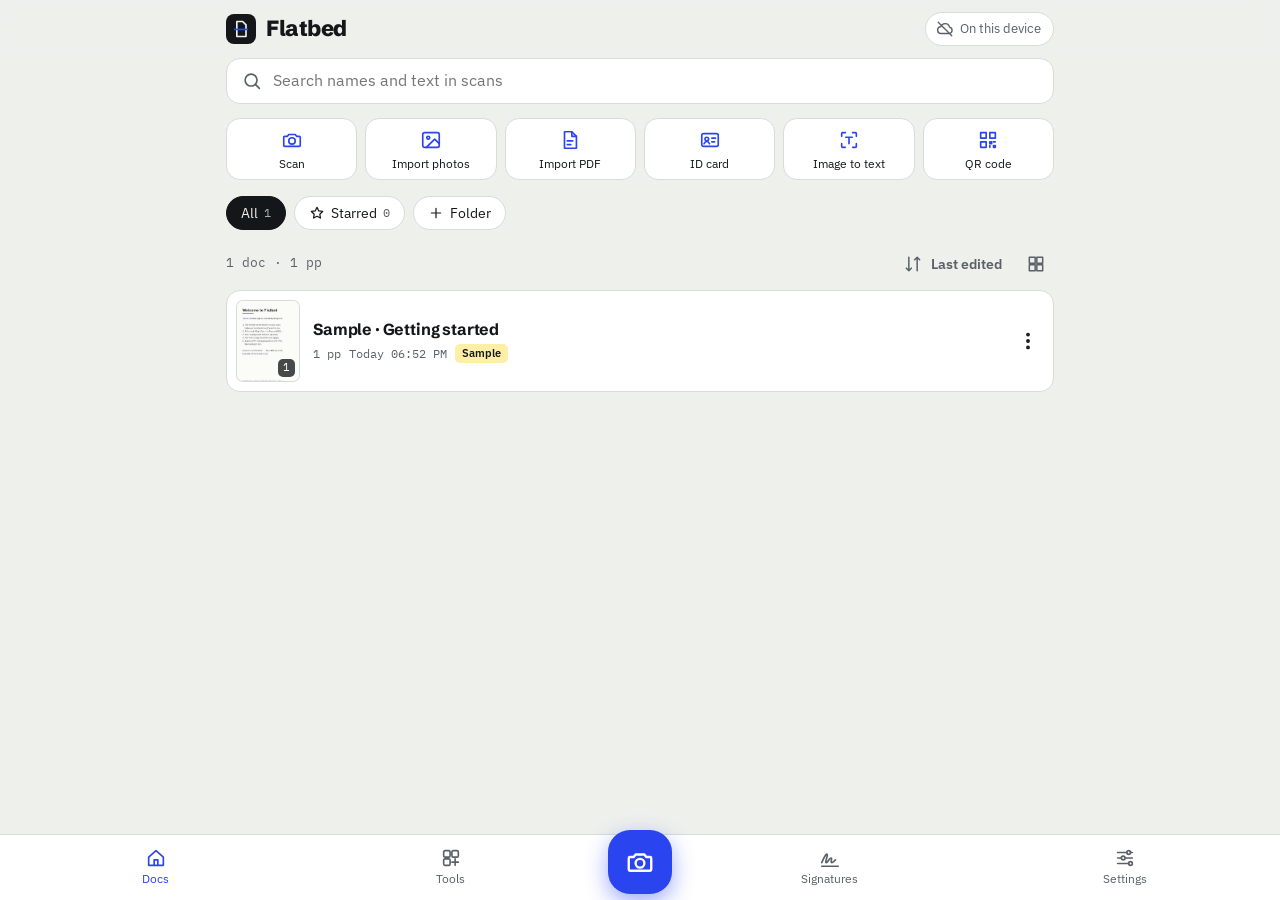
<file: index.html>
<!DOCTYPE html>
<html lang="en">
<head>
<meta charset="utf-8">
<meta name="viewport" content="width=device-width, initial-scale=1, viewport-fit=cover">
<title>Flatbed Scanner</title>
<meta name="description" content="Scan documents with your camera, pull out the text, sign, and export PDFs. Works offline.">
<meta name="theme-color" content="#eef0ec" media="(prefers-color-scheme: light)">
<meta name="theme-color" content="#0f1113" media="(prefers-color-scheme: dark)">
<link rel="manifest" href="manifest.webmanifest">
<link rel="icon" href="favicon.svg" type="image/svg+xml">
<link rel="icon" href="favicon-32.png" sizes="32x32" type="image/png">
<link rel="apple-touch-icon" href="apple-touch-icon.png">
<meta name="apple-mobile-web-app-capable" content="yes">
<meta name="mobile-web-app-capable" content="yes">
<meta name="apple-mobile-web-app-title" content="Flatbed">
<meta name="apple-mobile-web-app-status-bar-style" content="default">
<link rel="preconnect" href="https://fonts.googleapis.com">
<link rel="preconnect" href="https://fonts.gstatic.com" crossorigin>
<link rel="stylesheet" href="https://fonts.googleapis.com/css2?family=IBM+Plex+Mono:wght@400;500&family=IBM+Plex+Sans:wght@400;500;600;700&family=Schibsted+Grotesk:wght@600;700;800&display=swap">
<style>
/* Layout idea: a phone-first scanner — paper-grey library, ultramarine "scan beam" accent,
   and a fixed dark capture/edit studio that sits on top like a camera UI. */
:root {
  --paper: #eef0ec;
  --sheet: #ffffff;
  --ink: #14171a;
  --ink-2: #5a6068;
  --rule: #d8dcd8;
  --accent: #2a44f0;
  --accent-ink: #ffffff;
  --accent-soft: #e3e7ff;
  --marker: #ffd93b;
  --ok: #17825a;
  --danger: #c8362b;
  --shadow: 0 1px 2px rgba(20, 23, 26, .06), 0 6px 18px rgba(20, 23, 26, .06);
  --font-display: "Schibsted Grotesk", "Helvetica Neue", Arial, sans-serif;
  --font-body: "IBM Plex Sans", "Segoe UI", Roboto, "Noto Sans Devanagari", sans-serif;
  --font-mono: "IBM Plex Mono", ui-monospace, "SFMono-Regular", Menlo, monospace;
  --r: 14px;
  --safe-t: env(safe-area-inset-top, 0px);
  --safe-b: env(safe-area-inset-bottom, 0px);
  --safe-l: env(safe-area-inset-left, 0px);
  --safe-r: env(safe-area-inset-right, 0px);
  color-scheme: light;
}
@media (prefers-color-scheme: dark) {
  :root:not([data-theme="light"]) {
    --paper: #0f1113; --sheet: #191c20; --ink: #eceef0; --ink-2: #9aa1a9; --rule: #2b3036;
    --accent: #8d9bff; --accent-ink: #0b0f2e; --accent-soft: #232a52; --ok: #4cc38a; --danger: #ff6b5e;
    --shadow: 0 1px 2px rgba(0, 0, 0, .3), 0 8px 24px rgba(0, 0, 0, .25);
    color-scheme: dark;
  }
}
:root[data-theme="dark"] {
  --paper: #0f1113; --sheet: #191c20; --ink: #eceef0; --ink-2: #9aa1a9; --rule: #2b3036;
  --accent: #8d9bff; --accent-ink: #0b0f2e; --accent-soft: #232a52; --ok: #4cc38a; --danger: #ff6b5e;
  --shadow: 0 1px 2px rgba(0, 0, 0, .3), 0 8px 24px rgba(0, 0, 0, .25);
  color-scheme: dark;
}

* { box-sizing: border-box; }
html, body { height: 100%; margin: 0; }
body {
  background: var(--paper); color: var(--ink); font-family: var(--font-body); font-size: 15px; line-height: 1.45;
  -webkit-font-smoothing: antialiased; -webkit-tap-highlight-color: transparent; overscroll-behavior: none;
}
button, input, select, textarea { font: inherit; color: inherit; }
button { cursor: pointer; background: none; border: 0; padding: 0; }
button:disabled { cursor: default; opacity: .45; }
:focus-visible { outline: 2px solid var(--accent); outline-offset: 2px; border-radius: 8px; }
h1, h2, h3 { font-family: var(--font-display); margin: 0; text-wrap: balance; letter-spacing: -.01em; }
.mono, .meta { font-family: var(--font-mono); font-variant-numeric: tabular-nums; }
.ic { width: 22px; height: 22px; fill: none; stroke: currentColor; stroke-width: 1.8; stroke-linecap: round; stroke-linejoin: round; flex: none; }
.sr { position: absolute; width: 1px; height: 1px; overflow: hidden; clip: rect(0 0 0 0); white-space: nowrap; }
[hidden] { display: none !important; }

/* ---------- App shell ---------- */
#app { height: 100%; display: flex; flex-direction: column; }
#view { flex: 1; overflow-y: auto; overflow-x: hidden; -webkit-overflow-scrolling: touch; padding-bottom: 24px; }
.wrap { max-width: 860px; margin: 0 auto; padding: 0 max(16px, var(--safe-l)) 0 max(16px, var(--safe-r)); }

.appbar {
  position: sticky; top: 0; z-index: 5; background: color-mix(in srgb, var(--paper) 88%, transparent);
  backdrop-filter: blur(10px); -webkit-backdrop-filter: blur(10px);
  padding-top: var(--safe-t);
}
.appbar-in { display: flex; align-items: center; gap: 8px; min-height: 58px; }
.brand { display: flex; align-items: center; gap: 10px; flex: 1; min-width: 0; }
.brand-mark { width: 30px; height: 30px; border-radius: 8px; background: var(--ink); color: var(--paper); display: grid; place-items: center; }
.brand-mark svg { width: 20px; height: 20px; }
.brand-name { font-family: var(--font-display); font-weight: 800; font-size: 22px; letter-spacing: -.02em; }
.icon-btn { width: 42px; height: 42px; display: grid; place-items: center; border-radius: 12px; color: var(--ink); flex: none; }
.icon-btn:hover { background: color-mix(in srgb, var(--ink) 7%, transparent); }
.cloud-chip { display: inline-flex; align-items: center; gap: 6px; height: 34px; padding: 0 12px 0 10px; border-radius: 99px; border: 1px solid var(--rule); background: var(--sheet); font-size: 13px; color: var(--ink-2); white-space: nowrap; }
.cloud-chip .ic { width: 18px; height: 18px; }
.cloud-chip.ok { color: var(--ok); }
.cloud-chip.warn { color: var(--danger); }
.cloud-chip.busy .ic { animation: pulse 1.2s ease-in-out infinite; }
@keyframes pulse { 50% { opacity: .35; } }

.search { display: flex; align-items: center; gap: 8px; height: 46px; padding: 0 14px; border-radius: 14px; background: var(--sheet); border: 1px solid var(--rule); color: var(--ink-2); }
.search input { flex: 1; min-width: 0; border: 0; outline: 0; background: transparent; color: var(--ink); font-size: 16px; }
.search:focus-within { border-color: var(--accent); }

.quick { display: grid; grid-template-columns: repeat(6, minmax(0, 1fr)); gap: 8px; margin: 14px 0 4px; }
.quick button { display: flex; flex-direction: column; align-items: center; gap: 6px; padding: 10px 2px 8px; border-radius: 14px; background: var(--sheet); border: 1px solid var(--rule); font-size: 12px; color: var(--ink); line-height: 1.15; text-align: center; }
.quick button .ic { color: var(--accent); }
.quick button:hover { border-color: var(--accent); }
@media (max-width: 480px) { .quick { grid-template-columns: repeat(3, minmax(0, 1fr)); } }
.install-card { display: flex; align-items: center; gap: 12px; margin-top: 14px; padding: 12px 12px 12px 14px; border-radius: var(--r); background: var(--accent-soft); border: 1px solid color-mix(in srgb, var(--accent) 35%, transparent); }
.install-card img { width: 40px; height: 40px; border-radius: 10px; flex: none; }
.install-card .grow { flex: 1; min-width: 0; }
.install-card b { display: block; font-size: 15px; }
.install-card small { display: block; color: var(--ink-2); font-size: 13px; }

.chips { display: flex; gap: 8px; overflow-x: auto; padding: 12px 0 4px; scrollbar-width: none; }
.chips::-webkit-scrollbar { display: none; }
.chip { flex: none; height: 34px; padding: 0 14px; border-radius: 99px; border: 1px solid var(--rule); background: var(--sheet); font-size: 14px; display: inline-flex; align-items: center; gap: 6px; white-space: nowrap; }
.chip .ic { width: 16px; height: 16px; }
.chip.on { background: var(--ink); border-color: var(--ink); color: var(--paper); }
.chip .count { font-family: var(--font-mono); font-size: 12px; opacity: .7; }

.list-head { display: flex; align-items: center; gap: 4px; margin: 12px 0 8px; color: var(--ink-2); font-size: 13px; }
.list-head .grow { flex: 1; }
.list-head .icon-btn { width: 36px; height: 36px; color: var(--ink-2); }
.list-head .ic { width: 20px; height: 20px; }

/* ---------- Document list ---------- */
.doc-list { display: grid; gap: 10px; }
.doc-card { display: flex; gap: 14px; align-items: center; padding: 10px; padding-right: 4px; background: var(--sheet); border: 1px solid var(--rule); border-radius: var(--r); cursor: pointer; text-align: left; width: 100%; }
.doc-card:hover { border-color: color-mix(in srgb, var(--accent) 60%, var(--rule)); }
.doc-thumb { position: relative; width: 62px; height: 80px; flex: none; border-radius: 6px; overflow: hidden; background: var(--paper); box-shadow: 0 0 0 1px var(--rule); }
.doc-thumb img { width: 100%; height: 100%; object-fit: cover; object-position: top; display: block; }
.pp-badge { position: absolute; right: 4px; bottom: 4px; font-family: var(--font-mono); font-size: 11px; padding: 1px 5px; border-radius: 5px; background: rgba(20, 23, 26, .78); color: #fff; }
.doc-info { flex: 1; min-width: 0; display: grid; gap: 3px; }
.doc-info h3 { font-size: 16px; font-weight: 700; overflow: hidden; text-overflow: ellipsis; white-space: nowrap; }
.doc-info .meta { font-size: 12px; color: var(--ink-2); display: flex; gap: 8px; flex-wrap: wrap; align-items: center; }
.tag { display: inline-flex; align-items: center; gap: 4px; padding: 0 7px; border-radius: 5px; background: var(--accent-soft); color: var(--accent); font-size: 11px; line-height: 19px; font-family: var(--font-body); font-weight: 600; }
.tag-sample { background: color-mix(in srgb, var(--marker) 45%, transparent); color: var(--ink); }
.star-on { color: #e0a400; }
.star-on .ic { fill: currentColor; width: 14px; height: 14px; }
.snippet { font-size: 13px; color: var(--ink-2); margin: 0; overflow: hidden; display: -webkit-box; -webkit-line-clamp: 2; -webkit-box-orient: vertical; }
.snippet mark { background: color-mix(in srgb, var(--marker) 70%, transparent); color: inherit; border-radius: 3px; padding: 0 1px; }

.doc-list.grid { grid-template-columns: repeat(auto-fill, minmax(150px, 1fr)); gap: 14px; }
.doc-list.grid .doc-card { flex-direction: column; align-items: stretch; padding: 8px; gap: 8px; position: relative; }
.doc-list.grid .doc-thumb { width: 100%; height: auto; aspect-ratio: 3 / 4; }
.doc-list.grid .doc-card > .icon-btn { position: absolute; top: 10px; right: 10px; background: color-mix(in srgb, var(--sheet) 85%, transparent); width: 34px; height: 34px; }
.doc-list.grid .snippet { display: none; }

.empty { text-align: center; padding: 48px 16px; color: var(--ink-2); display: grid; justify-items: center; gap: 12px; }
.empty-art { width: 120px; height: 120px; }
.empty h2 { color: var(--ink); font-size: 22px; }
.empty p { margin: 0; max-width: 34ch; }

/* ---------- Tabbar ---------- */
.tabbar {
  display: grid; grid-template-columns: 1fr 1fr 84px 1fr 1fr; align-items: end;
  background: var(--sheet); border-top: 1px solid var(--rule);
  padding: 6px max(8px, var(--safe-l)) calc(6px + var(--safe-b)) max(8px, var(--safe-r));
}
.tab { display: flex; flex-direction: column; align-items: center; gap: 2px; padding: 6px 0; font-size: 11.5px; color: var(--ink-2); border-radius: 10px; }
.tab.on { color: var(--accent); }
.tab-scan { justify-self: center; width: 64px; height: 64px; border-radius: 22px; margin-top: -26px; background: var(--accent); color: var(--accent-ink); display: grid; place-items: center; box-shadow: 0 8px 22px color-mix(in srgb, var(--accent) 45%, transparent); }
.tab-scan .ic { width: 30px; height: 30px; stroke-width: 1.9; }

/* ---------- Generic controls ---------- */
.btn { text-decoration: none; display: inline-flex; align-items: center; justify-content: center; gap: 8px; height: 44px; padding: 0 18px; border-radius: 12px; border: 1px solid var(--rule); background: var(--sheet); font-weight: 600; font-size: 15px; white-space: nowrap; }
.btn:hover { border-color: var(--ink-2); }
.btn .ic { width: 20px; height: 20px; }
.btn-primary { background: var(--accent); border-color: var(--accent); color: var(--accent-ink); }
.btn-primary:hover { border-color: var(--accent); filter: brightness(1.08); }
.btn-danger { background: var(--danger); border-color: var(--danger); color: #fff; }
.btn-block { width: 100%; }
.btn-sm { height: 36px; padding: 0 12px; font-size: 14px; border-radius: 10px; }
.input, .select { width: 100%; height: 46px; padding: 0 12px; border-radius: 12px; border: 1px solid var(--rule); background: var(--paper); color: var(--ink); font-size: 16px; }
textarea.input { height: auto; padding: 10px 12px; line-height: 1.5; resize: vertical; }
.input:focus, .select:focus { outline: none; border-color: var(--accent); }
.field { display: grid; gap: 6px; }
.field-label { font-size: 13px; color: var(--ink-2); font-weight: 600; }
.field-label:empty { display: none; }
.row { display: flex; gap: 10px; align-items: center; }
.row > .grow { flex: 1; min-width: 0; }
.seg { display: flex; flex-wrap: wrap; gap: 6px; }
.seg button { height: 38px; padding: 0 12px; border-radius: 10px; border: 1px solid var(--rule); background: var(--sheet); font-size: 14px; display: inline-flex; align-items: center; gap: 6px; }
.seg button .ic { width: 18px; height: 18px; }
.seg button.on { border-color: var(--accent); background: var(--accent-soft); color: var(--accent); font-weight: 600; }
.switch { position: relative; width: 46px; height: 28px; flex: none; }
.switch input { opacity: 0; width: 100%; height: 100%; margin: 0; position: absolute; inset: 0; cursor: pointer; z-index: 1; }
.switch span { position: absolute; inset: 0; border-radius: 99px; background: var(--rule); transition: background .15s; }
.switch span::after { content: ""; position: absolute; top: 3px; left: 3px; width: 22px; height: 22px; border-radius: 50%; background: #fff; box-shadow: 0 1px 3px rgba(0, 0, 0, .25); transition: transform .15s; }
.switch input:checked + span { background: var(--accent); }
.switch input:checked + span::after { transform: translateX(18px); }
.switch input:focus-visible + span { outline: 2px solid var(--accent); outline-offset: 2px; }
input[type="range"] { width: 100%; accent-color: var(--accent); }

/* ---------- Sections (tools, settings) ---------- */
.page-title { font-size: 28px; font-weight: 800; padding: 8px 0 4px; }
.section { margin-top: 22px; }
.section-title { font-family: var(--font-mono); font-size: 12px; text-transform: uppercase; letter-spacing: .08em; color: var(--ink-2); margin: 0 0 10px; font-weight: 500; }
.tools-grid { display: grid; grid-template-columns: repeat(auto-fill, minmax(150px, 1fr)); gap: 10px; }
.tool { display: flex; flex-direction: column; align-items: flex-start; gap: 10px; padding: 14px; border-radius: var(--r); background: var(--sheet); border: 1px solid var(--rule); text-align: left; min-height: 104px; }
.tool:hover { border-color: var(--accent); }
.tool-ic { width: 38px; height: 38px; border-radius: 11px; display: grid; place-items: center; background: var(--accent-soft); color: var(--accent); }
.tool b { font-size: 14.5px; line-height: 1.25; }
.tool small { color: var(--ink-2); font-size: 12.5px; line-height: 1.3; margin-top: -6px; }
.tool.ai .tool-ic { background: color-mix(in srgb, var(--marker) 40%, transparent); color: var(--ink); }

.card { background: var(--sheet); border: 1px solid var(--rule); border-radius: var(--r); overflow: hidden; }
.set-row { display: flex; align-items: center; gap: 12px; padding: 13px 14px; border-top: 1px solid var(--rule); min-height: 56px; }
.set-row:first-child { border-top: 0; }
.set-row .grow { flex: 1; min-width: 0; }
.set-row b { display: block; font-weight: 600; font-size: 15px; }
.set-row small { display: block; color: var(--ink-2); font-size: 13px; }
.set-row .select { width: auto; max-width: 52%; height: 38px; font-size: 14px; }
.set-row .ic.lead { color: var(--ink-2); }
.meter { height: 6px; border-radius: 9px; background: var(--rule); overflow: hidden; margin-top: 6px; }
.meter i { display: block; height: 100%; background: var(--accent); }

/* ---------- Signatures ---------- */
.sig-list { display: grid; grid-template-columns: repeat(auto-fill, minmax(220px, 1fr)); gap: 10px; }
.sig-card { position: relative; background: var(--sheet); border: 1px solid var(--rule); border-radius: var(--r); padding: 10px; }
.sig-img { height: 110px; border-radius: 8px; display: grid; place-items: center; background: #fff; background-image: linear-gradient(45deg, #f1f1f1 25%, transparent 25%), linear-gradient(-45deg, #f1f1f1 25%, transparent 25%), linear-gradient(45deg, transparent 75%, #f1f1f1 75%), linear-gradient(-45deg, transparent 75%, #f1f1f1 75%); background-size: 16px 16px; background-position: 0 0, 0 8px, 8px -8px, -8px 0; }
.sig-img img { max-width: 92%; max-height: 92px; }
.sig-card .icon-btn { position: absolute; top: 6px; right: 6px; }
.sigpad-wrap { position: relative; border-radius: 12px; background: #fff; border: 1px solid var(--rule); touch-action: none; }
.sigpad-wrap canvas { display: block; width: 100%; height: 220px; touch-action: none; cursor: crosshair; }
.sigpad-line { position: absolute; left: 24px; right: 24px; bottom: 46px; border-top: 1.5px dashed #c5c9cf; pointer-events: none; }
.sigpad-hint { position: absolute; left: 24px; bottom: 22px; font-size: 12px; color: #8a9098; pointer-events: none; font-family: var(--font-mono); }
.swatches { display: flex; gap: 8px; align-items: center; flex-wrap: wrap; }
.swatch { width: 32px; height: 32px; border-radius: 50%; border: 2px solid transparent; box-shadow: inset 0 0 0 1px rgba(0, 0, 0, .15); }
.swatch.on { outline: 2px solid var(--accent); outline-offset: 2px; }

/* ---------- Document view ---------- */
.doc-head { display: flex; align-items: center; gap: 6px; min-height: 58px; }
.doc-title { flex: 1; min-width: 0; text-align: left; padding: 4px 6px; border-radius: 10px; }
.doc-title:hover { background: color-mix(in srgb, var(--ink) 6%, transparent); }
.doc-title h1 { font-size: 19px; font-weight: 700; overflow: hidden; text-overflow: ellipsis; white-space: nowrap; }
.doc-title .meta { font-size: 12px; color: var(--ink-2); }
.page-grid { display: grid; grid-template-columns: repeat(auto-fill, minmax(140px, 1fr)); gap: 14px; padding: 10px 0 120px; }
@media (max-width: 420px) { .page-grid { grid-template-columns: repeat(2, minmax(0, 1fr)); } }
.page-tile { position: relative; display: block; width: 100%; aspect-ratio: 3 / 4; border-radius: 8px; background: var(--sheet); box-shadow: var(--shadow), 0 0 0 1px var(--rule); overflow: hidden; }
.page-tile img { width: 100%; height: 100%; object-fit: contain; display: block; background: #fff; }
.pg-num { position: absolute; left: 6px; bottom: 6px; font-size: 11px; padding: 1px 6px; border-radius: 5px; background: rgba(20, 23, 26, .78); color: #fff; font-family: var(--font-mono); }
.pg-flags { position: absolute; right: 6px; bottom: 6px; display: flex; gap: 4px; }
.pg-flags span { font-size: 10px; padding: 1px 5px; border-radius: 5px; background: var(--accent); color: var(--accent-ink); font-family: var(--font-mono); }
.page-tile.sel { box-shadow: 0 0 0 3px var(--accent); }
.page-tile .check { position: absolute; top: 6px; right: 6px; width: 26px; height: 26px; border-radius: 50%; border: 2px solid #fff; background: rgba(20, 23, 26, .35); display: grid; place-items: center; color: #fff; }
.page-tile.sel .check { background: var(--accent); border-color: var(--accent); }
.page-tile .check .ic { width: 16px; height: 16px; stroke-width: 2.6; }
.page-add { display: grid; place-items: center; align-content: center; gap: 8px; aspect-ratio: 3 / 4; border-radius: 8px; border: 1.5px dashed var(--rule); color: var(--ink-2); font-size: 14px; }
.page-add:hover { border-color: var(--accent); color: var(--accent); }
.reorder { position: absolute; inset: auto 0 0 0; display: flex; justify-content: space-between; padding: 6px; }
.reorder button { width: 36px; height: 36px; border-radius: 10px; background: rgba(20, 23, 26, .82); color: #fff; display: grid; place-items: center; }
.selbar { position: sticky; top: calc(58px + var(--safe-t)); z-index: 4; display: flex; align-items: center; gap: 6px; padding: 8px 10px; border-radius: 12px; background: var(--ink); color: var(--paper); margin-bottom: 6px; }
.selbar .grow { flex: 1; font-weight: 600; }
.selbar button { color: var(--paper); height: 36px; padding: 0 10px; border-radius: 9px; display: inline-flex; align-items: center; gap: 6px; font-size: 14px; }
.selbar button:hover { background: rgba(255, 255, 255, .12); }
.selbar .ic { width: 18px; height: 18px; }
.selbar .grow { white-space: nowrap; }
@media (max-width: 520px) { .selbar button span { display: none; } .selbar button { padding: 0 9px; } }

.actionbar {
  position: fixed; left: 0; right: 0; bottom: 0; z-index: 6; display: flex; justify-content: center;
  padding: 8px max(10px, var(--safe-l)) calc(8px + var(--safe-b)) max(10px, var(--safe-r));
  background: var(--sheet); border-top: 1px solid var(--rule);
}
.actionbar-in { display: flex; gap: 2px; width: 100%; max-width: 640px; justify-content: space-between; }
.act { flex: 1; display: flex; flex-direction: column; align-items: center; gap: 3px; padding: 6px 2px; border-radius: 10px; font-size: 11.5px; color: var(--ink); min-width: 0; }
.act:hover { background: color-mix(in srgb, var(--ink) 6%, transparent); }
.act .ic { color: var(--accent); }

/* ---------- Sheets ---------- */
#sheet-root { position: relative; z-index: 50; }
.sheet-backdrop { position: fixed; inset: 0; background: rgba(10, 12, 14, .48); display: flex; align-items: flex-end; justify-content: center; opacity: 0; transition: opacity .18s; }
.sheet-backdrop.in { opacity: 1; }
.sheet-backdrop.out { opacity: 0; }
.sheet { width: 100%; max-width: 560px; max-height: 92%; display: flex; flex-direction: column; background: var(--sheet); color: var(--ink); border-radius: 20px 20px 0 0; box-shadow: 0 -10px 40px rgba(0, 0, 0, .2); transform: translateY(24px); transition: transform .2s; padding-bottom: var(--safe-b); }
.sheet-backdrop.in .sheet { transform: none; }
.sheet-wide { max-width: 760px; }
@media (min-width: 700px) { .sheet-backdrop { align-items: center; } .sheet { border-radius: 20px; max-height: 86%; } }
.sheet-head { display: flex; align-items: center; gap: 8px; padding: 14px 10px 6px 20px; }
.sheet-head h2 { flex: 1; font-size: 19px; font-weight: 700; }
.sheet-body { padding: 6px 20px 18px; overflow-y: auto; min-height: 0; display: grid; gap: 14px; align-content: start; }
.sheet-foot { display: flex; gap: 10px; padding: 12px 20px 16px; border-top: 1px solid var(--rule); }
.sheet-foot .btn { flex: 1; }
.sheet-msg { margin: 0; color: var(--ink-2); }
.choice-list { display: grid; gap: 6px; }
.choice { display: flex; align-items: center; gap: 14px; padding: 12px; border-radius: 12px; text-align: left; border: 1px solid var(--rule); background: var(--sheet); width: 100%; }
.choice:hover { border-color: var(--accent); }
.choice-ic { width: 40px; height: 40px; border-radius: 11px; display: grid; place-items: center; background: var(--accent-soft); color: var(--accent); flex: none; }
.choice-ic img { width: 40px; height: 40px; object-fit: cover; border-radius: 8px; }
.choice-txt { display: grid; min-width: 0; }
.choice-txt b { font-weight: 600; overflow: hidden; text-overflow: ellipsis; white-space: nowrap; }
.choice-txt small { color: var(--ink-2); font-size: 13px; }
.choice.danger, .choice.danger .choice-ic { color: var(--danger); }
.choice.danger .choice-ic { background: color-mix(in srgb, var(--danger) 12%, transparent); }
.opt-group { display: grid; gap: 8px; }
.opt-group > .label { font-size: 13px; font-weight: 600; color: var(--ink-2); }
.toggle-row { display: flex; align-items: center; gap: 12px; }
.toggle-row .grow { flex: 1; }
.toggle-row b { display: block; font-weight: 600; }
.toggle-row small { display: block; color: var(--ink-2); font-size: 13px; }
.sub { display: grid; gap: 10px; padding: 12px; border-radius: 12px; background: var(--paper); }
.textout { white-space: pre-wrap; word-break: break-word; font-size: 15px; line-height: 1.55; padding: 14px; border-radius: 12px; background: var(--paper); min-height: 120px; max-height: 46vh; overflow-y: auto; }
.textout.thinking { color: var(--ink-2); font-style: italic; }
.note { font-size: 13px; color: var(--ink-2); margin: 0; }
.note.warn { color: var(--danger); }
.ai-tabs { display: flex; gap: 6px; flex-wrap: wrap; }

/* ---------- Toast & busy ---------- */
#toast-root { position: fixed; left: 0; right: 0; bottom: calc(96px + var(--safe-b)); z-index: 80; display: grid; justify-items: center; gap: 8px; pointer-events: none; padding: 0 16px; }
.toast { pointer-events: auto; display: flex; align-items: center; gap: 12px; max-width: 520px; padding: 11px 16px; border-radius: 12px; background: var(--ink); color: var(--paper); font-size: 14px; box-shadow: 0 8px 24px rgba(0, 0, 0, .25); animation: toastIn .2s ease-out; }
.toast-err { background: var(--danger); color: #fff; }
.toast-ok::before { content: ""; width: 8px; height: 8px; border-radius: 50%; background: #5ee0a0; flex: none; }
.toast.out { opacity: 0; transform: translateY(8px); transition: all .25s; }
.toast-btn { color: inherit; font-weight: 700; text-decoration: underline; }
@keyframes toastIn { from { opacity: 0; transform: translateY(8px); } }
#busy { position: fixed; inset: 0; z-index: 90; background: rgba(10, 12, 14, .55); display: grid; place-items: center; padding: 24px; }
.busy-box { width: min(320px, 100%); background: var(--sheet); color: var(--ink); border-radius: 18px; padding: 22px; display: grid; gap: 14px; justify-items: center; text-align: center; box-shadow: 0 20px 50px rgba(0, 0, 0, .3); }
.spinner { width: 54px; height: 70px; border-radius: 6px; border: 2px solid var(--ink); position: relative; overflow: hidden; background: var(--paper); }
.spinner::after { content: ""; position: absolute; left: 0; right: 0; height: 3px; background: var(--accent); box-shadow: 0 0 12px 2px var(--accent); animation: beam 1.3s ease-in-out infinite alternate; }
@keyframes beam { from { top: 4%; } to { top: 92%; } }
.bar { width: 100%; height: 6px; border-radius: 9px; background: var(--rule); overflow: hidden; }
.bar i { display: block; height: 100%; width: 0; background: var(--accent); transition: width .2s; }

/* ---------- Full-screen studio (capture, viewer, markup) ---------- */
#overlay-root > .ov { position: fixed; inset: 0; z-index: 30; display: flex; flex-direction: column; background: #0d0f12; color: #eef0f2; --rule: #2a2f36; --sheet: #171a1f; --paper: #0d0f12; --ink: #eef0f2; --ink-2: #9aa1a9; color-scheme: dark; }
.ov-top { display: flex; align-items: center; gap: 6px; padding: calc(8px + var(--safe-t)) max(8px, var(--safe-r)) 8px max(8px, var(--safe-l)); min-height: 58px; }
.ov-title { flex: 1; min-width: 0; text-align: center; display: grid; line-height: 1.2; }
.ov-title b { font-family: var(--font-display); font-size: 16px; font-weight: 700; overflow: hidden; text-overflow: ellipsis; white-space: nowrap; }
.ov-title span { font-family: var(--font-mono); font-size: 12px; color: #9aa1a9; }
.ov .icon-btn { color: #eef0f2; }
.ov .icon-btn:hover { background: rgba(255, 255, 255, .08); }
.ov-done { height: 40px; padding: 0 16px; border-radius: 11px; background: var(--accent); color: var(--accent-ink); font-weight: 700; display: inline-flex; align-items: center; gap: 6px; }
.ov-done .ic { width: 20px; height: 20px; }
.stage { position: relative; flex: 1; min-height: 0; overflow: hidden; touch-action: none; user-select: none; -webkit-user-select: none; }
.stage canvas.base { position: absolute; box-shadow: 0 4px 24px rgba(0, 0, 0, .5); }
.stage svg { position: absolute; inset: 0; width: 100%; height: 100%; overflow: visible; }
.loupe { position: absolute; width: 112px; height: 112px; border-radius: 50%; border: 3px solid #fff; box-shadow: 0 6px 20px rgba(0, 0, 0, .5); pointer-events: none; z-index: 2; }
.stage-msg { position: absolute; left: 50%; top: 12px; transform: translateX(-50%); padding: 6px 12px; border-radius: 99px; background: rgba(0, 0, 0, .66); font-size: 13px; white-space: nowrap; z-index: 2; pointer-events: none; }
.stage-msg.warn { background: var(--danger); color: #fff; }
.strip { display: flex; gap: 8px; overflow-x: auto; padding: 8px max(12px, var(--safe-l)); scrollbar-width: none; }
.strip::-webkit-scrollbar { display: none; }
.strip-item { position: relative; flex: none; width: 46px; height: 60px; border-radius: 6px; overflow: hidden; border: 2px solid transparent; background: #222; }
.strip-item.on { border-color: var(--accent); }
.strip-item canvas, .strip-item img { width: 100%; height: 100%; object-fit: cover; display: block; }
.strip-item span { position: absolute; left: 3px; bottom: 2px; font-size: 10px; font-family: var(--font-mono); background: rgba(0, 0, 0, .7); color: #fff; border-radius: 4px; padding: 0 4px; }
.strip-add { flex: none; width: 46px; height: 60px; border-radius: 6px; border: 1.5px dashed #555; display: grid; place-items: center; color: #bbb; }
.ov-tools { display: flex; justify-content: safe center; gap: 2px; padding: 6px max(8px, var(--safe-l)); overflow-x: auto; scrollbar-width: none; }
.ov-tools::-webkit-scrollbar { display: none; }
.tbtn { flex: none; display: flex; flex-direction: column; align-items: center; gap: 4px; min-width: 54px; padding: 8px 5px; border-radius: 12px; font-size: 11.5px; color: #d8dce0; white-space: nowrap; }
.tbtn:hover { background: rgba(255, 255, 255, .07); }
.tbtn.on { color: #fff; background: rgba(141, 155, 255, .22); }
.tbtn.on .ic { color: #b4beff; }
.ov-bar { display: flex; align-items: center; gap: 10px; padding: 10px max(14px, var(--safe-l)) calc(12px + var(--safe-b)) max(14px, var(--safe-r)); }
.ov-bar .grow { flex: 1; }
.ov .btn { background: #22262c; border-color: #343a42; color: #eef0f2; }
.ov .btn-primary { background: var(--accent); border-color: var(--accent); color: var(--accent-ink); }
.filters { display: flex; gap: 10px; overflow-x: auto; padding: 8px max(12px, var(--safe-l)) 4px; scrollbar-width: none; }
.filters::-webkit-scrollbar { display: none; }
.fchip { flex: none; display: grid; gap: 5px; justify-items: center; font-size: 11.5px; color: #cfd3d8; }
.fchip .fthumb { width: 62px; height: 78px; border-radius: 8px; overflow: hidden; border: 2px solid transparent; background: #222; }
.fchip .fthumb img { width: 100%; height: 100%; object-fit: cover; display: block; }
.fchip.on { color: #fff; font-weight: 600; }
.fchip.on .fthumb { border-color: var(--accent); }
.adj { display: grid; grid-template-columns: auto 1fr auto; gap: 6px 10px; align-items: center; padding: 4px max(18px, var(--safe-l)) 2px; font-size: 12px; color: #aab0b7; }
.adj .ic { width: 18px; height: 18px; }
.adj output { font-family: var(--font-mono); width: 34px; text-align: right; }
.ov-view { position: absolute; inset: 0; overflow: auto; display: grid; place-items: center; padding: 12px; touch-action: pan-x pan-y pinch-zoom; }
.ov-view img { display: block; max-width: 100%; max-height: calc(100% - 0px); width: auto; height: auto; object-fit: contain; box-shadow: 0 4px 24px rgba(0, 0, 0, .5); background: #fff; image-rendering: auto; }
.ov-view.zoom { place-items: start; padding: 0; }
.ov-view.zoom img { max-width: none; max-height: none; height: auto; }
.navbtn { position: absolute; top: 50%; transform: translateY(-50%); width: 44px; height: 44px; border-radius: 50%; background: rgba(0, 0, 0, .55); color: #fff; display: grid; place-items: center; z-index: 2; }
.navbtn.l { left: 10px; } .navbtn.r { right: 10px; }
.mk-props { display: flex; align-items: center; gap: 10px; padding: 6px max(14px, var(--safe-l)); min-height: 52px; flex-wrap: wrap; justify-content: center; }
.mk-props .swatch { width: 28px; height: 28px; }
.ov .swatch { box-shadow: inset 0 0 0 1px rgba(255, 255, 255, .35); }
body:has(#overlay-root > .ov) #toast-root { top: calc(64px + var(--safe-t)); bottom: auto; }
.mk-props .sz { width: 34px; height: 34px; border-radius: 9px; display: grid; place-items: center; color: #cfd3d8; }
.mk-props .sz.on { background: rgba(141, 155, 255, .25); color: #fff; }
.mk-props .sz i { display: block; border-radius: 50%; background: currentColor; }

@media (prefers-reduced-motion: reduce) {
  *, *::before, *::after { animation-duration: .01ms !important; animation-iteration-count: 1 !important; transition-duration: .01ms !important; }
}

</style>
</head>
<body>
<div id="app">
  <main id="view" aria-live="polite"></main>
  <nav id="tabbar" class="tabbar" aria-label="Main"></nav>
</div>
<div id="overlay-root"></div>
<div id="sheet-root"></div>
<div id="toast-root" aria-live="polite"></div>
<div id="busy" hidden role="alertdialog" aria-modal="true" aria-label="Working">
  <div class="busy-box"><div class="spinner" aria-hidden="true"></div><div id="busy-msg">Working…</div><div class="bar" hidden><i id="busy-bar"></i></div></div>
</div>
<script>
'use strict';
// ---------------------------------------------------------------------------
// Utilities, icons, dialogs, toasts, busy overlay
// ---------------------------------------------------------------------------
const APP_VERSION = '1.4';
const A = {}; // click actions, keyed by data-act
// True when the page runs inside Claude (artifact), where backup, AI and downloads capabilities exist.
const IN_CLAUDE = !!(window.claude && typeof window.claude.use === 'function');
const $ = (s, r = document) => r.querySelector(s);
const $$ = (s, r = document) => Array.from(r.querySelectorAll(s));
const esc = (s) => String(s ?? '').replace(/[&<>"']/g, (c) => ({ '&': '&amp;', '<': '&lt;', '>': '&gt;', '"': '&quot;', "'": '&#39;' }[c]));
const uid = () => Date.now().toString(36) + Math.random().toString(36).slice(2, 9);
const sleep = (ms) => new Promise((r) => setTimeout(r, ms));
const clamp = (v, a, b) => Math.max(a, Math.min(b, v));
const absUrl = (p) => new URL(p, document.baseURI).href;
const nextFrame = () => new Promise((r) => requestAnimationFrame(() => r()));

function fmtBytes(n) {
  if (!n && n !== 0) return '';
  if (n < 1024) return n + ' B';
  if (n < 1048576) return Math.round(n / 1024) + ' KB';
  return (n / 1048576).toFixed(1) + ' MB';
}
function fmtDate(t) {
  const d = new Date(t), now = new Date();
  if (d.toDateString() === now.toDateString()) return 'Today ' + d.toLocaleTimeString([], { hour: '2-digit', minute: '2-digit' });
  const opts = d.getFullYear() === now.getFullYear() ? { month: 'short', day: 'numeric' } : { year: 'numeric', month: 'short', day: 'numeric' };
  return d.toLocaleDateString([], opts);
}
function defaultTitle(prefix = 'Scan') {
  const d = new Date(), p = (n) => String(n).padStart(2, '0');
  return `${prefix} ${d.getFullYear()}-${p(d.getMonth() + 1)}-${p(d.getDate())} ${p(d.getHours())}.${p(d.getMinutes())}`;
}
function safeName(s) { return String(s || 'scan').replace(/[\\/:*?"<>|\u0000-\u001f]+/g, ' ').replace(/\s+/g, ' ').trim().slice(0, 120) || 'scan'; }
function withTimeout(p, ms, msg = 'Timed out') {
  let t; return Promise.race([p.finally(() => clearTimeout(t)), new Promise((_, rej) => { t = setTimeout(() => rej(new Error(msg)), ms); })]);
}
const scriptCache = {};
function loadScript(src) {
  if (!scriptCache[src]) {
    scriptCache[src] = new Promise((res, rej) => {
      const s = document.createElement('script'); s.src = src; s.async = true;
      s.onload = () => res(); s.onerror = () => { delete scriptCache[src]; rej(new Error('Could not load ' + src)); };
      document.head.appendChild(s);
    });
  }
  return scriptCache[src];
}
function debounce(fn, ms) { let t; return (...a) => { clearTimeout(t); t = setTimeout(() => fn(...a), ms); }; }

// ------------------------------- Icons -------------------------------------
const ICONS = {
  camera: '<path d="M4 8h3l1.5-2h7L17 8h3a1 1 0 0 1 1 1v9a1 1 0 0 1-1 1H4a1 1 0 0 1-1-1V9a1 1 0 0 1 1-1z"/><circle cx="12" cy="13" r="3.5"/>',
  image: '<rect x="3" y="4" width="18" height="16" rx="2"/><circle cx="9" cy="9.5" r="1.6"/><path d="M21 16l-5-5-9 9"/>',
  pdf: '<path d="M6 3h8l5 5v13H6z"/><path d="M14 3v5h5"/><path d="M9 13h6M9 17h4"/>',
  word: '<path d="M6 3h8l5 5v13H6z"/><path d="M14 3v5h5"/><path d="M8.5 12l1.3 5 1.7-3.6 1.7 3.6 1.3-5"/>',
  scan: '<path d="M4 8V5a1 1 0 0 1 1-1h3M16 4h3a1 1 0 0 1 1 1v3M20 16v3a1 1 0 0 1-1 1h-3M8 20H5a1 1 0 0 1-1-1v-3"/><path d="M3 12h18"/>',
  crop: '<path d="M6 2v14a2 2 0 0 0 2 2h14"/><path d="M18 22V8a2 2 0 0 0-2-2H2"/>',
  rotl: '<path d="M3 12a9 9 0 1 0 2.6-6.4L3 8"/><path d="M3 3v5h5"/>',
  rotr: '<path d="M21 12a9 9 0 1 1-2.6-6.4L21 8"/><path d="M21 3v5h-5"/>',
  wand: '<path d="M4 20L15 9"/><path d="M14 3.5l1 2 2 1-2 1-1 2-1-2-2-1 2-1z"/><path d="M19 12l.6 1.4L21 14l-1.4.6L19 16l-.6-1.4L17 14l1.4-.6z"/>',
  ocr: '<path d="M4 8V5a1 1 0 0 1 1-1h3M16 4h3a1 1 0 0 1 1 1v3M20 16v3a1 1 0 0 1-1 1h-3M8 20H5a1 1 0 0 1-1-1v-3"/><path d="M8.5 9h7M12 9v7"/>',
  type: '<path d="M5 7V5h14v2"/><path d="M12 5v14"/><path d="M9 19h6"/>',
  pen: '<path d="M16.5 3.5l4 4L8 20H4v-4z"/><path d="M14 6l4 4"/>',
  marker: '<path d="M9 11l-5 5v4h4l5-5"/><path d="M9 11l6-6 4 4-6 6z"/><path d="M14 20h6"/>',
  box: '<rect x="4" y="6" width="16" height="12" rx="1"/>',
  eraser: '<path d="M8 20h12"/><path d="M5.5 14.5l8-8a2 2 0 0 1 2.8 0l2.2 2.2a2 2 0 0 1 0 2.8L12 18H8z"/><path d="M9 11l5 5"/>',
  undo: '<path d="M9 14L4 9l5-5"/><path d="M4 9h11a5 5 0 0 1 0 10h-3"/>',
  sign: '<path d="M3 17c3-7 5-10 6-9s-3 9-1 9 3-5 5-5-1 5 1 5 3-2 4-3"/><path d="M3 21h18"/>',
  trash: '<path d="M4 7h16"/><path d="M9 7V4h6v3"/><path d="M6 7l1 13h10l1-13"/><path d="M10 11v6M14 11v6"/>',
  share: '<path d="M12 15V3"/><path d="M7 8l5-5 5 5"/><path d="M5 12v7a1 1 0 0 0 1 1h12a1 1 0 0 0 1-1v-7"/>',
  download: '<path d="M12 3v12"/><path d="M7 10l5 5 5-5"/><path d="M5 20h14"/>',
  lock: '<rect x="5" y="11" width="14" height="10" rx="2"/><path d="M8 11V7a4 4 0 0 1 8 0v4"/>',
  drop: '<path d="M12 3s6 6.5 6 11a6 6 0 0 1-12 0c0-4.5 6-11 6-11z"/>',
  idcard: '<rect x="3" y="5" width="18" height="14" rx="2"/><circle cx="8.5" cy="11" r="2"/><path d="M5.5 16c.6-1.6 1.7-2.4 3-2.4s2.4.8 3 2.4"/><path d="M14 10h4M14 14h3"/>',
  book: '<path d="M12 6c-2-1.5-5-2-8-2v14c3 0 6 .5 8 2 2-1.5 5-2 8-2V4c-3 0-6 .5-8 2z"/><path d="M12 6v14"/>',
  qr: '<rect x="4" y="4" width="6" height="6"/><rect x="14" y="4" width="6" height="6"/><rect x="4" y="14" width="6" height="6"/><path d="M14 14h2v2h-2zM18 18h2v2h-2zM18 14h2M14 18v2"/>',
  layers: '<path d="M12 3l9 5-9 5-9-5z"/><path d="M3 13l9 5 9-5"/>',
  folder: '<path d="M3 6a1 1 0 0 1 1-1h5l2 2h9a1 1 0 0 1 1 1v10a1 1 0 0 1-1 1H4a1 1 0 0 1-1-1z"/>',
  star: '<path d="M12 3.5l2.6 5.3 5.9.9-4.3 4.1 1 5.8L12 16.9l-5.2 2.7 1-5.8L3.5 9.7l5.9-.9z"/>',
  search: '<circle cx="11" cy="11" r="6.5"/><path d="M20 20l-4.3-4.3"/>',
  sliders: '<path d="M4 6h10M18 6h2M4 12h4M12 12h8M4 18h12"/><circle cx="16" cy="6" r="2"/><circle cx="10" cy="12" r="2"/><circle cx="18" cy="18" r="2"/>',
  cloud: '<path d="M7 18a4.5 4.5 0 0 1-.6-9A6 6 0 0 1 18 9.5a4.3 4.3 0 0 1-.5 8.5z"/>',
  cloudoff: '<path d="M7 18a4.5 4.5 0 0 1-.6-9A6 6 0 0 1 18 9.5a4.3 4.3 0 0 1-.5 8.5z"/><path d="M3 3l18 18"/>',
  check: '<path d="M4 12.5l5 5L20 6.5"/>',
  x: '<path d="M6 6l12 12M18 6L6 18"/>',
  left: '<path d="M15 5l-7 7 7 7"/>',
  right: '<path d="M9 5l7 7-7 7"/>',
  up: '<path d="M5 15l7-7 7 7"/>',
  down: '<path d="M5 9l7 7 7-7"/>',
  more: '<circle cx="12" cy="5" r="1.2"/><circle cx="12" cy="12" r="1.2"/><circle cx="12" cy="19" r="1.2"/>',
  plus: '<path d="M12 5v14M5 12h14"/>',
  sparkle: '<path d="M12 3l1.8 5.2L19 10l-5.2 1.8L12 17l-1.8-5.2L5 10l5.2-1.8z"/><path d="M19 16l.7 1.8 1.8.7-1.8.7L19 21l-.7-1.8-1.8-.7 1.8-.7z"/>',
  copy: '<rect x="8" y="8" width="12" height="12" rx="2"/><path d="M16 8V5a1 1 0 0 0-1-1H5a1 1 0 0 0-1 1v10a1 1 0 0 0 1 1h3"/>',
  grid: '<rect x="4" y="4" width="7" height="7"/><rect x="13" y="4" width="7" height="7"/><rect x="4" y="13" width="7" height="7"/><rect x="13" y="13" width="7" height="7"/>',
  sun: '<circle cx="12" cy="12" r="4"/><path d="M12 2v2M12 20v2M2 12h2M20 12h2M4.9 4.9l1.4 1.4M17.7 17.7l1.4 1.4M4.9 19.1l1.4-1.4M17.7 6.3l1.4-1.4"/>',
  contrast: '<circle cx="12" cy="12" r="8.5"/><path d="M12 3.5v17"/><path d="M12 6h5M12 10h7.5M12 14h7.5M12 18h5"/>',
  sharpen: '<path d="M12 3l8 15H4z"/><path d="M12 9v5"/>',
  scissors: '<circle cx="6" cy="6" r="2.5"/><circle cx="6" cy="18" r="2.5"/><path d="M8 7.5L20 18M8 16.5L20 6"/>',
  longimg: '<rect x="7" y="2" width="10" height="20" rx="1.5"/><path d="M7 9h10M7 15h10"/>',
  globe: '<circle cx="12" cy="12" r="9"/><path d="M3 12h18M12 3c2.5 2.5 3.8 5.5 3.8 9s-1.3 6.5-3.8 9c-2.5-2.5-3.8-5.5-3.8-9S9.5 5.5 12 3z"/>',
  chat: '<path d="M4 5h16v11H9l-5 4z"/>',
  list: '<path d="M9 6h11M9 12h11M9 18h11"/><circle cx="5" cy="6" r=".8"/><circle cx="5" cy="12" r=".8"/><circle cx="5" cy="18" r=".8"/>',
  info: '<circle cx="12" cy="12" r="9"/><path d="M12 11v6M12 7.5v.5"/>',
  select: '<rect x="4" y="4" width="16" height="16" rx="3"/><path d="M8 12l3 3 5-6"/>',
  sort: '<path d="M7 4v16M4 17l3 3 3-3M17 20V4M14 7l3-3 3 3"/>',
  refresh: '<path d="M20 11a8 8 0 0 0-14.3-4.3L4 9"/><path d="M4 4v5h5"/><path d="M4 13a8 8 0 0 0 14.3 4.3L20 15"/><path d="M20 20v-5h-5"/>',
  cursor: '<path d="M5 3l14 7-6 2-2 6z"/>',
  move: '<path d="M12 3v18M3 12h18M9 6l3-3 3 3M9 18l3 3 3-3M6 9l-3 3 3 3M18 9l3 3-3 3"/>',
  file: '<path d="M6 3h8l5 5v13H6z"/><path d="M14 3v5h5"/>',
  zip: '<path d="M6 3h8l5 5v13H6z"/><path d="M14 3v5h5"/><path d="M10 6h1M10 9h1M10 12h1M9.5 15h2v3h-2z"/>',
  edit: '<path d="M4 20h4L19 9l-4-4L4 16z"/><path d="M13 7l4 4"/>',
  home: '<path d="M4 11l8-7 8 7v9H4z"/><path d="M10 20v-6h4v6"/>',
  tools: '<rect x="4" y="4" width="7" height="7" rx="1.5"/><rect x="13" y="4" width="7" height="7" rx="1.5"/><rect x="4" y="13" width="7" height="7" rx="1.5"/><path d="M16.5 13v7M13 16.5h7"/>',
  stamp: '<path d="M9 4h6l-1 7h3l1 4H6l1-4h3z"/><path d="M5 19h14"/>',
};
function ic(name, cls = '') { return `<svg class="ic ${cls}" viewBox="0 0 24 24" aria-hidden="true" focusable="false">${ICONS[name] || ''}</svg>`; }

// ------------------------------- Toasts ------------------------------------
function toast(msg, opts = {}) {
  const root = $('#toast-root');
  const el = document.createElement('div');
  el.className = 'toast' + (opts.type ? ' toast-' + opts.type : '');
  el.setAttribute('role', opts.type === 'err' ? 'alert' : 'status');
  el.innerHTML = `<span>${esc(msg)}</span>` + (opts.action ? `<button class="toast-btn">${esc(opts.action.label)}</button>` : '');
  if (opts.action) el.querySelector('button').onclick = () => { el.remove(); opts.action.fn(); };
  root.appendChild(el);
  setTimeout(() => { el.classList.add('out'); setTimeout(() => el.remove(), 300); }, opts.ms || (opts.type === 'err' ? 5200 : 2800));
}

// ----------------------------- Busy overlay --------------------------------
const busy = {
  n: 0,
  show(msg) {
    this.n++;
    const el = $('#busy');
    el.hidden = false;
    $('#busy-msg').textContent = msg || 'Working…';
    $('#busy-bar').style.width = '0%';
    $('#busy-bar').parentElement.hidden = true;
  },
  progress(p, msg) {
    if (msg) $('#busy-msg').textContent = msg;
    const bar = $('#busy-bar'); bar.parentElement.hidden = false;
    bar.style.width = Math.round(clamp(p, 0, 1) * 100) + '%';
  },
  hide() { this.n = Math.max(0, this.n - 1); if (!this.n) $('#busy').hidden = true; },
  async run(msg, fn) { this.show(msg); try { return await fn(); } finally { this.hide(); } },
};

// ------------------------------- Sheets ------------------------------------
const sheetStack = [];
function openSheet({ title, body = '', actions = [], cls = '', onClose, wide = false }) {
  const root = $('#sheet-root');
  const wrap = document.createElement('div');
  wrap.className = 'sheet-backdrop';
  const tid = 'st-' + uid();
  wrap.innerHTML = `<div class="sheet ${wide ? 'sheet-wide' : ''} ${cls}" role="dialog" aria-modal="true" aria-labelledby="${tid}">
    <header class="sheet-head"><h2 id="${tid}">${esc(title || '')}</h2><button class="icon-btn sheet-x" aria-label="Close">${ic('x')}</button></header>
    <div class="sheet-body">${body}</div>
    ${actions.length ? `<footer class="sheet-foot">${actions.map((a, i) => `<button class="btn ${a.primary ? 'btn-primary' : ''} ${a.danger ? 'btn-danger' : ''}" data-i="${i}" ${a.id ? `id="${a.id}"` : ''}>${a.icon ? ic(a.icon) : ''}<span>${esc(a.label)}</span></button>`).join('')}</footer>` : ''}
  </div>`;
  let closed = false;
  const api = {
    el: wrap.querySelector('.sheet'),
    body: wrap.querySelector('.sheet-body'),
    close(result) {
      if (closed) return; closed = true;
      wrap.classList.add('out');
      const i = sheetStack.indexOf(api); if (i >= 0) sheetStack.splice(i, 1);
      setTimeout(() => wrap.remove(), 180);
      if (onClose) onClose(result);
    },
  };
  wrap.addEventListener('pointerdown', (e) => { if (e.target === wrap) wrap._down = true; });
  wrap.addEventListener('click', (e) => { if (e.target === wrap && wrap._down) api.close(); wrap._down = false; });
  wrap.querySelector('.sheet-x').onclick = () => api.close();
  wrap.querySelectorAll('.sheet-foot button').forEach((b) => {
    b.onclick = async () => {
      const a = actions[+b.dataset.i];
      if (a.fn) { const r = await a.fn(api); if (r === false) return; }
      if (!a.keepOpen) api.close(a.value);
    };
  });
  root.appendChild(wrap);
  sheetStack.push(api);
  requestAnimationFrame(() => {
    wrap.classList.add('in');
    const f = wrap.querySelector('[autofocus]') || wrap.querySelector('.sheet-body input, .sheet-body textarea, .sheet-body select');
    if (f && !matchMedia('(pointer: coarse)').matches) f.focus();
  });
  return api;
}
document.addEventListener('keydown', (e) => {
  if (e.key === 'Escape' && sheetStack.length) { e.preventDefault(); sheetStack[sheetStack.length - 1].close(); }
});

function confirmBox(message, { title = 'Are you sure?', ok = 'OK', danger = false, cancel = 'Cancel' } = {}) {
  return new Promise((resolve) => {
    openSheet({
      title, body: `<p class="sheet-msg">${esc(message)}</p>`,
      actions: [{ label: cancel, value: false }, { label: ok, primary: !danger, danger, value: true }],
      onClose: (v) => resolve(!!v),
    });
  });
}
function promptBox(title, value = '', { placeholder = '', ok = 'Save', type = 'text', label = '', multiline = false, extra = '' } = {}) {
  return new Promise((resolve) => {
    const id = 'pr-' + uid();
    const field = multiline
      ? `<textarea id="${id}" class="input" rows="5" placeholder="${esc(placeholder)}" autofocus>${esc(value)}</textarea>`
      : `<input id="${id}" class="input" type="${type}" value="${esc(value)}" placeholder="${esc(placeholder)}" autocomplete="off" autofocus>`;
    let result = null;
    const s = openSheet({
      title, body: `<label class="field"><span class="field-label">${esc(label)}</span>${field}</label>${extra}`,
      actions: [{ label: 'Cancel' }, { label: ok, primary: true, fn: () => { result = $('#' + id).value; } }],
      onClose: () => resolve(result),
    });
    const inp = s.el.querySelector('#' + id);
    if (!multiline) inp.addEventListener('keydown', (e) => { if (e.key === 'Enter') { e.preventDefault(); result = inp.value; s.close(); } });
    if (!multiline && type === 'text') setTimeout(() => inp.select && inp.select(), 50);
  });
}
function chooseBox(title, options, { note = '' } = {}) {
  return new Promise((resolve) => {
    let result = null;
    const body = (note ? `<p class="sheet-msg">${esc(note)}</p>` : '') + `<div class="choice-list">${options.map((o, i) => `
      <button class="choice ${o.danger ? 'danger' : ''}" data-i="${i}" ${o.disabled ? 'disabled' : ''}>
        ${o.icon ? `<span class="choice-ic">${ic(o.icon)}</span>` : ''}
        <span class="choice-txt"><b>${esc(o.label)}</b>${o.desc ? `<small>${esc(o.desc)}</small>` : ''}</span>
      </button>`).join('')}</div>`;
    const s = openSheet({ title, body, onClose: () => resolve(result) });
    s.el.querySelectorAll('.choice').forEach((b) => { b.onclick = () => { result = options[+b.dataset.i].value; s.close(); }; });
  });
}

async function copyText(text) {
  try { await navigator.clipboard.writeText(text); toast('Copied to clipboard', { type: 'ok' }); return true; }
  catch (e) {
    const ta = document.createElement('textarea'); ta.value = text; ta.style.position = 'fixed'; ta.style.opacity = '0';
    document.body.appendChild(ta); ta.select();
    let ok = false; try { ok = document.execCommand('copy'); } catch (e2) { /* ignore */ }
    ta.remove();
    toast(ok ? 'Copied to clipboard' : 'Copy was blocked here. Select the text and copy it manually.', { type: ok ? 'ok' : 'err' });
    return ok;
  }
}

// ---------------------------------------------------------------------------
// Local storage: IndexedDB with an in-memory fallback (some embedded browsers
// block IndexedDB). Holds documents, image blobs and small key/values.
// ---------------------------------------------------------------------------
const Store = {
  db: null,
  mem: null, // {docs: Map, blobs: Map, kv: Map} when IndexedDB is unavailable
  persistent: false,

  async init() {
    try {
      if (!('indexedDB' in window)) throw new Error('no idb');
      this.db = await withTimeout(new Promise((res, rej) => {
        const r = indexedDB.open('flatbed-scanner', 1);
        r.onupgradeneeded = () => {
          const db = r.result;
          if (!db.objectStoreNames.contains('docs')) db.createObjectStore('docs', { keyPath: 'id' });
          if (!db.objectStoreNames.contains('blobs')) db.createObjectStore('blobs');
          if (!db.objectStoreNames.contains('kv')) db.createObjectStore('kv');
        };
        r.onsuccess = () => res(r.result);
        r.onerror = () => rej(r.error);
        r.onblocked = () => rej(new Error('blocked'));
      }), 4000, 'IndexedDB timed out');
      // Probe a write: some sandboxes open the database but refuse writes.
      await this._tx('kv', 'readwrite', (s) => s.put(Date.now(), '_probe'));
      this.persistent = true;
    } catch (e) {
      console.warn('IndexedDB unavailable, using memory store', e);
      this.db = null;
      this.mem = { docs: new Map(), blobs: new Map(), kv: new Map() };
    }
  },
  _tx(store, mode, fn) {
    return new Promise((res, rej) => {
      const tx = this.db.transaction(store, mode);
      const s = tx.objectStore(store);
      let out;
      const r = fn(s);
      if (r && 'onsuccess' in r) r.onsuccess = () => { out = r.result; };
      tx.oncomplete = () => res(out);
      tx.onerror = () => rej(tx.error);
      tx.onabort = () => rej(tx.error || new Error('Transaction aborted'));
    });
  },
  async allDocs() {
    if (this.mem) return Array.from(this.mem.docs.values()).map((d) => structuredClone(d));
    return (await this._tx('docs', 'readonly', (s) => s.getAll())) || [];
  },
  async putDoc(doc) {
    if (this.mem) { this.mem.docs.set(doc.id, structuredClone(doc)); return; }
    await this._tx('docs', 'readwrite', (s) => s.put(doc));
  },
  async delDoc(id) {
    if (this.mem) { this.mem.docs.delete(id); return; }
    await this._tx('docs', 'readwrite', (s) => s.delete(id));
  },
  async putBlob(blob, key) {
    key = key || 'b' + uid();
    if (this.mem) { this.mem.blobs.set(key, blob); return key; }
    await this._tx('blobs', 'readwrite', (s) => s.put(blob, key));
    return key;
  },
  async getBlob(key) {
    if (!key) return null;
    if (this.mem) return this.mem.blobs.get(key) || null;
    return (await this._tx('blobs', 'readonly', (s) => s.get(key))) || null;
  },
  async delBlob(key) {
    if (!key) return;
    blobUrlRevoke(key);
    if (this.mem) { this.mem.blobs.delete(key); return; }
    await this._tx('blobs', 'readwrite', (s) => s.delete(key));
  },
  async getKV(key, def) {
    try {
      if (this.mem) return this.mem.kv.has(key) ? structuredClone(this.mem.kv.get(key)) : def;
      const v = await this._tx('kv', 'readonly', (s) => s.get(key));
      return v === undefined ? def : v;
    } catch (e) { return def; }
  },
  async setKV(key, val) {
    if (this.mem) { this.mem.kv.set(key, structuredClone(val)); return; }
    await this._tx('kv', 'readwrite', (s) => s.put(val, key));
  },
  async usage() {
    try { if (navigator.storage && navigator.storage.estimate) return await navigator.storage.estimate(); } catch (e) { /* ignore */ }
    return null;
  },
};

// Object URLs for stored blobs, cached by key.
const blobUrls = new Map();
async function blobUrl(key) {
  if (!key) return '';
  if (blobUrls.has(key)) return blobUrls.get(key);
  const b = await Store.getBlob(key);
  if (!b) return '';
  const u = URL.createObjectURL(b);
  blobUrls.set(key, u);
  return u;
}
function blobUrlRevoke(key) { const u = blobUrls.get(key); if (u) { URL.revokeObjectURL(u); blobUrls.delete(key); } }
// Fill <img data-blob="key"> elements inside root.
function hydrateImages(root = document) {
  root.querySelectorAll('img[data-blob]').forEach(async (img) => {
    const key = img.dataset.blob;
    const u = await blobUrl(key);
    if (u && img.dataset.blob === key) img.src = u;
  });
}

// ---------------------------------------------------------------------------
// Image processing. Every ip* function is pure and self-contained so the same
// source can run inside a Web Worker (built from Function.toString) or on the
// main thread as a fallback. Images are {data: Uint8ClampedArray, width, height}.
// ---------------------------------------------------------------------------

function ipNew(w, h) {
  return { data: new Uint8ClampedArray(w * h * 4), width: w, height: h };
}

function ipGray(img) {
  var d = img.data, n = img.width * img.height, g = new Float32Array(n);
  for (var i = 0, j = 0; i < n; i++, j += 4) g[i] = 0.299 * d[j] + 0.587 * d[j + 1] + 0.114 * d[j + 2];
  return g;
}

// Separable box blur on a Float32Array (edge-clamped). Returns a new array.
function ipBoxBlur(src, w, h, r) {
  if (r < 1) return Float32Array.from(src);
  var tmp = new Float32Array(w * h), out = new Float32Array(w * h), d = 2 * r + 1, x, y, acc, o;
  for (y = 0; y < h; y++) {
    o = y * w; acc = 0;
    for (x = -r; x <= r; x++) acc += src[o + Math.min(w - 1, Math.max(0, x))];
    for (x = 0; x < w; x++) {
      tmp[o + x] = acc / d;
      acc += src[o + Math.min(w - 1, x + r + 1)] - src[o + Math.max(0, x - r)];
    }
  }
  for (x = 0; x < w; x++) {
    acc = 0;
    for (y = -r; y <= r; y++) acc += tmp[Math.min(h - 1, Math.max(0, y)) * w + x];
    for (y = 0; y < h; y++) {
      out[y * w + x] = acc / d;
      acc += tmp[Math.min(h - 1, y + r + 1) * w + x] - tmp[Math.max(0, y - r) * w + x];
    }
  }
  return out;
}

// Downscale with area averaging so detection works on a small, clean image.
function ipResize(img, maxDim) {
  var w = img.width, h = img.height, s = Math.min(1, maxDim / Math.max(w, h));
  if (s >= 1) return img;
  var nw = Math.max(1, Math.round(w * s)), nh = Math.max(1, Math.round(h * s));
  var out = ipNew(nw, nh), d = img.data, od = out.data, fx = w / nw, fy = h / nh;
  for (var y = 0; y < nh; y++) {
    var y0 = Math.floor(y * fy), y1 = Math.max(y0 + 1, Math.floor((y + 1) * fy));
    for (var x = 0; x < nw; x++) {
      var x0 = Math.floor(x * fx), x1 = Math.max(x0 + 1, Math.floor((x + 1) * fx));
      var r = 0, g = 0, b = 0, c = 0;
      for (var yy = y0; yy < y1; yy++) {
        var row = yy * w;
        for (var xx = x0; xx < x1; xx++) {
          var k = (row + xx) * 4; r += d[k]; g += d[k + 1]; b += d[k + 2]; c++;
        }
      }
      var o = (y * nw + x) * 4;
      od[o] = r / c; od[o + 1] = g / c; od[o + 2] = b / c; od[o + 3] = 255;
    }
  }
  return out;
}

function ipOtsu(vals, n) {
  var hist = new Float64Array(256), i, t;
  for (i = 0; i < n; i++) hist[Math.max(0, Math.min(255, vals[i] | 0))]++;
  var sum = 0; for (i = 0; i < 256; i++) sum += i * hist[i];
  var sumB = 0, wB = 0, best = -1, thr = 128;
  for (t = 0; t < 256; t++) {
    wB += hist[t]; if (!wB) continue;
    var wF = n - wB; if (!wF) break;
    sumB += t * hist[t];
    var mB = sumB / wB, mF = (sum - sumB) / wF, between = wB * wF * (mB - mF) * (mB - mF);
    if (between > best) { best = between; thr = t; }
  }
  return thr;
}

function ipConvexHull(pts) {
  pts.sort(function (a, b) { return a[0] - b[0] || a[1] - b[1]; });
  function cross(o, a, b) { return (a[0] - o[0]) * (b[1] - o[1]) - (a[1] - o[1]) * (b[0] - o[0]); }
  var lower = [], upper = [], i;
  for (i = 0; i < pts.length; i++) {
    while (lower.length >= 2 && cross(lower[lower.length - 2], lower[lower.length - 1], pts[i]) <= 0) lower.pop();
    lower.push(pts[i]);
  }
  for (i = pts.length - 1; i >= 0; i--) {
    while (upper.length >= 2 && cross(upper[upper.length - 2], upper[upper.length - 1], pts[i]) <= 0) upper.pop();
    upper.push(pts[i]);
  }
  upper.pop(); lower.pop();
  return lower.concat(upper);
}

function ipPolyArea(p) {
  var a = 0;
  for (var i = 0; i < p.length; i++) { var j = (i + 1) % p.length; a += p[i][0] * p[j][1] - p[j][0] * p[i][1]; }
  return Math.abs(a) / 2;
}

// Largest-area quadrilateral whose corners are hull vertices.
function ipMaxQuad(hull) {
  var n = hull.length;
  if (n < 4) return null;
  if (n > 90) {
    var step = n / 90, sub = [];
    for (var s = 0; s < 90; s++) sub.push(hull[Math.floor(s * step)]);
    hull = sub; n = hull.length;
  }
  function tri(a, b, c) { return Math.abs((b[0] - a[0]) * (c[1] - a[1]) - (b[1] - a[1]) * (c[0] - a[0])) / 2; }
  var best = -1, bq = null;
  for (var i = 0; i < n; i++) {
    for (var k = i + 2; k < n; k++) {
      var bj = -1, bja = -1, bl = -1, bla = -1;
      for (var j = i + 1; j < k; j++) { var a1 = tri(hull[i], hull[j], hull[k]); if (a1 > bja) { bja = a1; bj = j; } }
      for (var l = k + 1; l < n + i; l++) { var a2 = tri(hull[i], hull[k], hull[l % n]); if (a2 > bla) { bla = a2; bl = l % n; } }
      if (bj < 0 || bl < 0) continue;
      if (bja + bla > best) { best = bja + bla; bq = [hull[i], hull[bj], hull[k], hull[bl]]; }
    }
  }
  return bq;
}

// Order 4 points as TL, TR, BR, BL (screen coordinates, y down).
function ipOrderQuad(q) {
  var cx = 0, cy = 0, i;
  for (i = 0; i < 4; i++) { cx += q[i][0] / 4; cy += q[i][1] / 4; }
  var s = q.slice().sort(function (a, b) { return Math.atan2(a[1] - cy, a[0] - cx) - Math.atan2(b[1] - cy, b[0] - cx); });
  var start = 0, bestv = Infinity;
  for (i = 0; i < 4; i++) { var v = s[i][0] + s[i][1]; if (v < bestv) { bestv = v; start = i; } }
  return [s[start], s[(start + 1) % 4], s[(start + 2) % 4], s[(start + 3) % 4]];
}

// Best quadrilateral from a binary mask, or null. Returns {score, quad} in mask pixels.
function ipQuadFromMask(mask, w, h, weight) {
  var n = w * h, i;
  // Morphological opening (erode then dilate) breaks thin bridges to the background.
  var r2 = Math.max(1, Math.round(Math.max(w, h) / 120));
  var er = ipBoxBlur(mask, w, h, r2), m2 = new Float32Array(n);
  for (i = 0; i < n; i++) m2[i] = er[i] > 0.98 ? 1 : 0;
  var di = ipBoxBlur(m2, w, h, r2), m3 = new Uint8Array(n);
  for (i = 0; i < n; i++) m3[i] = di[i] > 0.02 ? 1 : 0;
  var lab = new Int32Array(n), cur = 0, stack = new Int32Array(n), comps = [];
  for (i = 0; i < n; i++) {
    if (!m3[i] || lab[i]) continue;
    cur++; var sp = 0, area = 0, sx = 0, sy = 0; stack[sp++] = i; lab[i] = cur;
    while (sp) {
      var p = stack[--sp], px = p % w, py = (p - px) / w; area++; sx += px; sy += py;
      if (px > 0 && m3[p - 1] && !lab[p - 1]) { lab[p - 1] = cur; stack[sp++] = p - 1; }
      if (px < w - 1 && m3[p + 1] && !lab[p + 1]) { lab[p + 1] = cur; stack[sp++] = p + 1; }
      if (py > 0 && m3[p - w] && !lab[p - w]) { lab[p - w] = cur; stack[sp++] = p - w; }
      if (py < h - 1 && m3[p + w] && !lab[p + w]) { lab[p + w] = cur; stack[sp++] = p + w; }
    }
    comps.push({ id: cur, area: area, cx: sx / area / w, cy: sy / area / h });
  }
  comps.sort(function (a, b) {
    var da = Math.hypot(a.cx - 0.5, a.cy - 0.5), db = Math.hypot(b.cx - 0.5, b.cy - 0.5);
    return b.area * (1 - 0.6 * db) - a.area * (1 - 0.6 * da);
  });
  for (var c = 0; c < Math.min(3, comps.length); c++) {
    var comp = comps[c], ratio = comp.area / n;
    if (ratio < 0.06 || ratio > 0.985) continue;
    var pts = [];
    for (var y = 0; y < h; y++) {
      var lx = -1, rx = -1, row = y * w;
      for (var x = 0; x < w; x++) if (lab[row + x] === comp.id) { if (lx < 0) lx = x; rx = x; }
      if (lx >= 0) { pts.push([lx, y]); if (rx !== lx) pts.push([rx + 1, y]); }
    }
    if (pts.length < 8) continue;
    var hull = ipConvexHull(pts), quad = ipMaxQuad(hull);
    if (!quad) continue;
    var qa = ipPolyArea(quad), ha = ipPolyArea(hull);
    var fit = qa / Math.max(1, ha), cover = qa / n;
    if (fit < 0.88 || cover < 0.06 || cover > 0.985) continue;
    // Reject shapes whose corners hug the frame: that is the whole photo.
    var hug = 0;
    for (var q = 0; q < 4; q++) if ((quad[q][0] <= 2 || quad[q][0] >= w - 3) && (quad[q][1] <= 2 || quad[q][1] >= h - 3)) hug++;
    if (hug >= 3) continue;
    return { score: fit * fit * Math.sqrt(cover) * weight, quad: quad };
  }
  return null;
}

// ----------------------------- Page detection ------------------------------
// Candidates come from straight edges (a Hough transform guided by gradient
// direction) and from bright / background-difference masks. Every candidate is
// scored by colour contrast across its four sides, so the page outline wins
// over text rows, table rules and shadows.

function ipPlanes(img) {
  var w = img.width, h = img.height, n = w * h, d = img.data, r = new Float32Array(n), g = new Float32Array(n), b = new Float32Array(n);
  for (var i = 0; i < n; i++) { r[i] = d[i * 4]; g[i] = d[i * 4 + 1]; b[i] = d[i * 4 + 2]; }
  return { r: ipBoxBlur(r, w, h, 1), g: ipBoxBlur(g, w, h, 1), b: ipBoxBlur(b, w, h, 1), w: w, h: h };
}

// Mean contrast across a side a->b (quad is clockwise, so the inside is on the right).
function ipSideScore(P, ax, ay, bx, by, off) {
  var dx = bx - ax, dy = by - ay, L = Math.hypot(dx, dy);
  if (L < 2) return 0;
  var nx = -dy / L, ny = dx / L, N = 28, s = 0, cnt = 0, w = P.w, h = P.h, vert = Math.abs(dy) > Math.abs(dx) * 1.5;
  for (var k = 0; k < N; k++) {
    var t = 0.05 + 0.9 * (k + 0.5) / N, px = ax + dx * t, py = ay + dy * t;
    // Compare wide bands on each side: thin rules and rows of text average out,
    // while a real page edge separates paper from background.
    var ox = px - nx * off * 0.85, oy = py - ny * off * 0.85;
    if (ox < 0 || oy < 0 || ox > w - 1 || oy > h - 1) { s += P.border || 0.55; cnt++; continue; }
    var ir = 0, ig = 0, ib = 0, orr = 0, og = 0, ob = 0, ni = 0, no = 0;
    for (var m = 1, mEnd = P.narrow ? 2 : 5; m <= mEnd; m++) {
      var f = off * 0.85 * m;
      var ax2 = Math.round(px + nx * f), ay2 = Math.round(py + ny * f), cx3 = Math.round(px - nx * f), cy3 = Math.round(py - ny * f);
      if (ax2 >= 0 && ay2 >= 0 && ax2 < w && ay2 < h) { var a = ay2 * w + ax2; ir += P.r[a]; ig += P.g[a]; ib += P.b[a]; ni++; }
      if (cx3 >= 0 && cy3 >= 0 && cx3 < w && cy3 < h) { var c = cy3 * w + cx3; orr += P.r[c]; og += P.g[c]; ob += P.b[c]; no++; }
    }
    if (ni < (P.narrow ? 1 : 2) || no < 1) continue;
    var dr = ir / ni - orr / no, dg = ig / ni - og / no, db = ib / ni - ob / no;
    var con = Math.min(1, Math.sqrt(dr * dr + dg * dg + db * db) / (P.cap || 70));
    var sv = con;
    // A book's gutter is a wide, soft dark crease rather than a step. Credit it on
    // near-vertical sides only, where text rows can't imitate it.
    if (vert && sv < 0.8) {
      var I0 = 0, I4 = 0, I10 = 0, okv = true;
      for (var v = -1; v <= 1 && okv; v++) {
        var c0x = Math.round(px + nx * v), c0y = Math.round(py + ny * v);
        if (c0x < 0 || c0y < 0 || c0x > w - 1 || c0y > h - 1) { okv = false; break; }
        var c0 = c0y * w + c0x; I0 += (P.r[c0] + P.g[c0] + P.b[c0]) / 9;
      }
      for (var sgn = -1; sgn <= 1 && okv; sgn += 2) {
        var a4x = Math.round(px + nx * 4 * sgn), a4y = Math.round(py + ny * 4 * sgn), a10x = Math.round(px + nx * 11 * sgn), a10y = Math.round(py + ny * 11 * sgn);
        if (a10x < 0 || a10y < 0 || a10x > w - 1 || a10y > h - 1) { okv = false; break; }
        var i4 = a4y * w + a4x, i10 = a10y * w + a10x;
        I4 += (P.r[i4] + P.g[i4] + P.b[i4]) / 6; I10 += (P.r[i10] + P.g[i10] + P.b[i10]) / 6;
      }
      if (okv) {
        var depth = I10 - I0;
        if (depth > 16 && (I10 - I4) > 0.3 * depth) sv = Math.max(sv, 0.95 * Math.min(1, depth / 40));
      }
    }
    s += sv; cnt++;
  }
  return cnt > N / 3 ? s / cnt : 0;
}

// Quad = [[x,y] x4] clockwise from top-left. Returns null if implausible for a page.
function ipQuadGeom(q, w, h) {
  var i, mw = w * 0.04, mh = h * 0.04, minSide = Math.min(w, h) * 0.2;
  for (i = 0; i < 4; i++) if (!(q[i][0] >= -mw && q[i][0] <= w - 1 + mw && q[i][1] >= -mh && q[i][1] <= h - 1 + mh)) return null;
  var area = 0;
  for (i = 0; i < 4; i++) {
    var a = q[i], b = q[(i + 1) % 4], c = q[(i + 2) % 4];
    area += a[0] * b[1] - b[0] * a[1];
    if (Math.hypot(b[0] - a[0], b[1] - a[1]) < minSide) return null;
    var ux = a[0] - b[0], uy = a[1] - b[1], vx = c[0] - b[0], vy = c[1] - b[1];
    var cr = ux * vy - uy * vx;
    if (cr > 0) return null; // not convex / not clockwise
    var ang = Math.acos(Math.max(-1, Math.min(1, (ux * vx + uy * vy) / (Math.hypot(ux, uy) * Math.hypot(vx, vy))))) * 180 / Math.PI;
    if (ang < 42 || ang > 138) return null;
  }
  area /= 2;
  if (area < 0.12 * w * h) return null;
  // Opposite sides of a photographed page converge only a little.
  for (i = 0; i < 2; i++) {
    var p0 = q[i], p1 = q[i + 1], p2 = q[(i + 3) % 4], p3 = q[(i + 2) % 4];
    var a1 = Math.atan2(p1[1] - p0[1], p1[0] - p0[0]), a2 = Math.atan2(p3[1] - p2[1], p3[0] - p2[0]);
    var dA = Math.abs(a1 - a2) * 180 / Math.PI; if (dA > 180) dA = 360 - dA;
    if (dA > 28) return null;
  }
  return area;
}
function ipQuadScore(P, q) {
  var area = ipQuadGeom(q, P.w, P.h);
  if (area == null) return -1;
  var g = 1, border = 0;
  for (var i = 0; i < 4; i++) {
    var a = q[i], b = q[(i + 1) % 4], s = ipSideScore(P, a[0], a[1], b[0], b[1], 3.5);
    if (Math.abs(s - (P.border || 0.55)) < 1e-9) border++;
    g *= Math.max(0.02, s);
  }
  if (border === 4) return 0.3;
  var af = P.areaW == null ? 0.3 : P.areaW;
  return Math.pow(g, 0.25) * (1 - af + af * Math.min(1, area / (0.6 * P.w * P.h)));
}

function ipLineX(L, y) { return Math.abs(L.c) < 1e-6 ? NaN : (L.r - y * L.s) / L.c; }
function ipLineY(L, x) { return Math.abs(L.s) < 1e-6 ? NaN : (L.r - x * L.c) / L.s; }
function ipMeet(A, B) {
  var det = A.c * B.s - A.s * B.c;
  if (Math.abs(det) < 1e-6) return null;
  return [(A.r * B.s - B.r * A.s) / det, (B.r * A.c - A.r * B.c) / det];
}
// Part of a line inside the image, as two points.
function ipClipLine(L, w, h) {
  var pts = [], x, y;
  if (Math.abs(L.s) > 1e-6) { y = ipLineY(L, 0); if (y >= 0 && y <= h - 1) pts.push([0, y]); y = ipLineY(L, w - 1); if (y >= 0 && y <= h - 1) pts.push([w - 1, y]); }
  if (Math.abs(L.c) > 1e-6) { x = ipLineX(L, 0); if (x >= 0 && x <= w - 1) pts.push([x, 0]); x = ipLineX(L, h - 1); if (x >= 0 && x <= w - 1) pts.push([x, h - 1]); }
  if (pts.length < 2) return null;
  var a = pts[0], b = pts[1], best = 0;
  for (var i = 0; i < pts.length; i++) for (var j = i + 1; j < pts.length; j++) {
    var d = Math.hypot(pts[i][0] - pts[j][0], pts[i][1] - pts[j][1]);
    if (d > best) { best = d; a = pts[i]; b = pts[j]; }
  }
  return best > 4 ? [a, b] : null;
}
function ipMkLine(tDeg, r) { var t = tDeg * Math.PI / 180; return { t: tDeg, c: Math.cos(t), s: Math.sin(t), r: r }; }

function ipHoughLines(P) {
  var w = P.w, h = P.h, n = w * h, x, y, i;
  var gxA = new Float32Array(n), gyA = new Float32Array(n), mag = new Float32Array(n), planes = [P.r, P.g, P.b], maxM = 0;
  for (y = 1; y < h - 1; y++) for (x = 1; x < w - 1; x++) {
    i = y * w + x; var best = -1, bgx = 0, bgy = 0;
    for (var c = 0; c < 3; c++) {
      var p = planes[c];
      var gx = (p[i - w + 1] + 2 * p[i + 1] + p[i + w + 1]) - (p[i - w - 1] + 2 * p[i - 1] + p[i + w - 1]);
      var gy = (p[i + w - 1] + 2 * p[i + w] + p[i + w + 1]) - (p[i - w - 1] + 2 * p[i - w] + p[i - w + 1]);
      var m = gx * gx + gy * gy;
      if (m > best) { best = m; bgx = gx; bgy = gy; }
    }
    gxA[i] = bgx; gyA[i] = bgy; mag[i] = Math.sqrt(best); if (mag[i] > maxM) maxM = mag[i];
  }
  P.gx = gxA; P.gy = gyA;
  var hist = new Int32Array(256), sc = 255 / Math.max(1, maxM);
  for (i = 0; i < n; i++) hist[Math.min(255, (mag[i] * sc) | 0)]++;
  var acc0 = 0, cut = 255;
  for (var k = 255; k >= 0; k--) { acc0 += hist[k]; if (acc0 > n * 0.22) { cut = k; break; } }
  var thr = Math.max(14, cut / sc);
  var diag = Math.ceil(Math.hypot(w, h)), nR = 2 * diag + 1, NT = 180, acc = new Float32Array(NT * nR);
  var cs = new Float32Array(NT), sn = new Float32Array(NT);
  for (var t = 0; t < NT; t++) { cs[t] = Math.cos(t * Math.PI / 180); sn[t] = Math.sin(t * Math.PI / 180); }
  for (y = 1; y < h - 1; y++) for (x = 1; x < w - 1; x++) {
    i = y * w + x; if (mag[i] < thr) continue;
    var phi = Math.atan2(gyA[i], gxA[i]) * 180 / Math.PI, t0 = Math.round(((phi % 180) + 180) % 180);
    for (var dt = -4; dt <= 4; dt++) {
      var tt = (t0 + dt + 360) % 180, rr = Math.round(x * cs[tt] + y * sn[tt]) + diag;
      acc[tt * nR + rr] += 1;
    }
  }
  var minV = 0.14 * Math.min(w, h), peaks = [];
  for (t = 0; t < NT; t++) for (var r = 3; r < nR - 3; r++) {
    var v = acc[t * nR + r]; if (v < minV) continue;
    var isMax = true;
    for (var a2 = -2; a2 <= 2 && isMax; a2++) for (var b2 = -3; b2 <= 3; b2++) {
      if (!a2 && !b2) continue;
      var t2 = (t + a2 + NT) % NT;
      if (acc[t2 * nR + r + b2] > v) { isMax = false; break; }
    }
    if (isMax) peaks.push({ t: t, r: r - diag, v: v });
  }
  peaks.sort(function (p1, p2) { return p2.v - p1.v; });
  var kept = [];
  for (i = 0; i < peaks.length && kept.length < 28; i++) {
    var pk = peaks[i], dup = false;
    for (var j = 0; j < kept.length && !dup; j++) {
      var q = kept[j], d1 = Math.abs(q.t - pk.t), rr2 = pk.r;
      if (d1 > 90) { d1 = 180 - d1; rr2 = -pk.r; }
      if (d1 < 7 && Math.abs(q.r - rr2) < 12) dup = true;
    }
    if (!dup) kept.push(pk);
  }
  return kept.map(function (pk) { return ipMkLine(pk.t, pk.r); });
}

// Near-vertical soft dark creases (a book's gutter), found with a small Hough
// transform over a "valley" map instead of gradients.
function ipGutterLines(P) {
  var w = P.w, h = P.h, x, y, i, R = 9, vm = new Float32Array(w * h), lum = new Float32Array(w * h);
  for (i = 0; i < w * h; i++) lum[i] = (P.r[i] + P.g[i] + P.b[i]) / 3;
  for (y = 0; y < h; y++) for (x = R; x < w - R; x++) {
    i = y * w + x;
    var l = lum[i - R], r = lum[i + R], c = lum[i], l4 = lum[i - 4], r4v = lum[i + 4];
    var depth = Math.min(l, r) - c;
    if (depth > 14 && Math.min(l, r) - Math.min(l4, r4v) > 0.3 * depth) vm[i] = depth;
  }
  var diag = Math.ceil(Math.hypot(w, h)), nR = 2 * diag + 1, T0 = -20, NT = 41, acc = new Float32Array(NT * nR);
  for (y = 0; y < h; y++) for (x = 0; x < w; x++) {
    if (!vm[y * w + x]) continue;
    for (var k = 0; k < NT; k++) {
      var t = (T0 + k) * Math.PI / 180, rr = Math.round(x * Math.cos(t) + y * Math.sin(t)) + diag;
      acc[k * nR + rr] += 1;
    }
  }
  var found = [];
  for (var n2 = 0; n2 < 3; n2++) {
    var best = 0, bk = -1, br = -1;
    for (i = 0; i < acc.length; i++) if (acc[i] > best) { best = acc[i]; bk = (i / nR) | 0; br = i % nR; }
    if (best < 0.3 * h) break;
    var tdeg = T0 + bk;
    found.push(ipMkLine((tdeg + 180) % 180, tdeg < 0 ? -(br - diag) : br - diag));
    for (var dk = -6; dk <= 6; dk++) for (var dr = -10; dr <= 10; dr++) {
      var kk = bk + dk, r2 = br + dr; if (kk >= 0 && kk < NT && r2 >= 0 && r2 < nR) acc[kk * nR + r2] = 0;
    }
  }
  return found;
}

// Nudge each side along its normal to sit exactly on the strongest contrast.
function ipRefineQuad(P, q) {
  var lines = [], i;
  P.narrow = true;
  for (i = 0; i < 4; i++) {
    var a = q[i], b = q[(i + 1) % 4], dx = b[0] - a[0], dy = b[1] - a[1], L = Math.hypot(dx, dy) || 1;
    var nx = -dy / L, ny = dx / L, best = -1, ba = 0, bb = 0;
    // Coarse search over a wide range, then fine steps around the best fit.
    var tryAt = function (da, db) {
      var s = ipSideScore(P, a[0] + nx * da, a[1] + ny * da, b[0] + nx * db, b[1] + ny * db, 1.8) - 0.0015 * (Math.abs(da) + Math.abs(db));
      if (s > best) { best = s; ba = da; bb = db; }
    };
    var lim = Math.max(6, Math.round(L * 0.04));
    for (var da = -lim; da <= lim; da += 2) for (var db = -lim; db <= lim; db += 2) tryAt(da, db);
    var ca = ba, cb = bb;
    for (var fa = -2; fa <= 2; fa++) for (var fb = -2; fb <= 2; fb++) tryAt(ca + fa, cb + fb);
    lines.push([[a[0] + nx * ba, a[1] + ny * ba], [b[0] + nx * bb, b[1] + ny * bb]]);
  }
  P.narrow = false;
  var out = [];
  for (i = 0; i < 4; i++) {
    var L1 = lines[(i + 3) % 4], L2 = lines[i];
    var x1 = L1[0][0], y1 = L1[0][1], x2 = L1[1][0], y2 = L1[1][1], x3 = L2[0][0], y3 = L2[0][1], x4 = L2[1][0], y4 = L2[1][1];
    var den = (x1 - x2) * (y3 - y4) - (y1 - y2) * (x3 - x4);
    if (Math.abs(den) < 1e-6) { P.narrow = false; return q; }
    var px = ((x1 * y2 - y1 * x2) * (x3 - x4) - (x1 - x2) * (x3 * y4 - y3 * x4)) / den;
    var py = ((x1 * y2 - y1 * x2) * (y3 - y4) - (y1 - y2) * (x3 * y4 - y3 * x4)) / den;
    out.push([px, py]);
  }
  return ipQuadScore(P, out) >= ipQuadScore(P, q) - 0.03 ? out : q;
}

// Find the document outline. Returns normalized [x0,y0,...,x3,y3] (TL,TR,BR,BL) or null.
function ipDetectQuad(src) {
  var img = ipResize(src, 400), w = img.width, h = img.height, n = w * h, d = img.data, i, j;
  var P = ipPlanes(img), cands = [];
  // 1) Straight edges, plus the frame edges for pages that run off the photo.
  var lines = ipHoughLines(P), H = [], V = [];
  // Rank lines by how much they look like a page edge across their visible length.
  for (i = 0; i < lines.length; i++) {
    var Li = lines[i], seg = ipClipLine(Li, w, h);
    Li.q = seg ? ipSideScore(P, seg[0][0], seg[0][1], seg[1][0], seg[1][1], 3.5) : 0;
    (Li.t >= 45 && Li.t < 135 ? H : V).push(Li);
  }
  // Keep the strongest lines by votes, plus the best-looking edges by contrast.
  var pick = function (arr) {
    var out = arr.slice(0, 8), rest = arr.slice(8).sort(function (l1, l2) { return l2.q - l1.q; });
    return out.concat(rest.slice(0, 4));
  };
  H = pick(H).concat([ipMkLine(90, 0), ipMkLine(90, h - 1)]);
  V = pick(V).concat(ipGutterLines(P), [ipMkLine(0, 0), ipMkLine(0, w - 1)]);
  for (var a = 0; a < H.length; a++) for (var b = a + 1; b < H.length; b++) {
    var ya = ipLineY(H[a], w / 2), yb = ipLineY(H[b], w / 2);
    if (!(Math.abs(ya - yb) > 0.25 * h)) continue;
    var top = ya < yb ? H[a] : H[b], bot = ya < yb ? H[b] : H[a];
    for (var c = 0; c < V.length; c++) for (var e = c + 1; e < V.length; e++) {
      var xc = ipLineX(V[c], h / 2), xe = ipLineX(V[e], h / 2);
      if (!(Math.abs(xc - xe) > 0.25 * w)) continue;
      var lft = xc < xe ? V[c] : V[e], rgt = xc < xe ? V[e] : V[c];
      var q = [ipMeet(top, lft), ipMeet(top, rgt), ipMeet(bot, rgt), ipMeet(bot, lft)];
      if (q[0] && q[1] && q[2] && q[3]) cands.push(q);
    }
  }
  // 2) Region masks: bright paper, colour different from the surroundings, dark paper.
  var f = new Float32Array(n);
  for (i = 0; i < n; i++) {
    j = i * 4; var r0 = d[j], g0 = d[j + 1], b0 = d[j + 2];
    f[i] = 0.299 * r0 + 0.587 * g0 + 0.114 * b0 - 0.6 * (Math.max(r0, g0, b0) - Math.min(r0, g0, b0));
  }
  var bl = ipBoxBlur(f, w, h, 2), thr = ipOtsu(bl, n), bright = new Float32Array(n), dark = new Float32Array(n);
  for (i = 0; i < n; i++) { bright[i] = bl[i] > thr ? 1 : 0; dark[i] = 1 - bright[i]; }
  var ring = Math.max(2, Math.round(Math.min(w, h) * 0.03)), rs = [], gs = [], bs = [];
  for (var y = 0; y < h; y++) for (var x = 0; x < w; x++) {
    if (x >= ring && x < w - ring && y >= ring && y < h - ring) continue;
    j = (y * w + x) * 4; rs.push(d[j]); gs.push(d[j + 1]); bs.push(d[j + 2]);
  }
  function med(arr) { arr.sort(function (p1, p2) { return p1 - p2; }); return arr[arr.length >> 1]; }
  var br = med(rs), bgc = med(gs), bb2 = med(bs), dist = new Float32Array(n);
  for (i = 0; i < n; i++) { j = i * 4; dist[i] = Math.min(255, Math.hypot(d[j] - br, d[j + 1] - bgc, d[j + 2] - bb2)); }
  var dbl = ipBoxBlur(dist, w, h, 2), dthr = Math.max(28, ipOtsu(dbl, n)), diff = new Float32Array(n);
  for (i = 0; i < n; i++) diff[i] = dbl[i] > dthr ? 1 : 0;
  [bright, diff, dark].forEach(function (m) {
    var res = ipQuadFromMask(m, w, h, 1);
    if (res) cands.push(ipOrderQuad(res.quad));
  });
  // 3) Score everything the same way, refine the winner.
  var best = null, bestS = -1;
  for (i = 0; i < cands.length; i++) { var sc = ipQuadScore(P, cands[i]); if (sc > bestS) { bestS = sc; best = cands[i]; } }
  if (!best || bestS < 0.5) return null;
  best = ipRefineQuad(P, best);
  var out = [];
  for (i = 0; i < 4; i++) { out.push(Math.max(0, Math.min(1, best[i][0] / (w - 1)))); out.push(Math.max(0, Math.min(1, best[i][1] / (h - 1)))); }
  return out;
}

// Homography that maps src points to dst points (4 each, [[x,y],...]).
function ipHomography(src, dst) {
  var A = [], b = [], i;
  for (i = 0; i < 4; i++) {
    var x = src[i][0], y = src[i][1], u = dst[i][0], v = dst[i][1];
    A.push([x, y, 1, 0, 0, 0, -u * x, -u * y]); b.push(u);
    A.push([0, 0, 0, x, y, 1, -v * x, -v * y]); b.push(v);
  }
  // Gaussian elimination with partial pivoting.
  for (var col = 0; col < 8; col++) {
    var piv = col;
    for (i = col + 1; i < 8; i++) if (Math.abs(A[i][col]) > Math.abs(A[piv][col])) piv = i;
    var tmp = A[col]; A[col] = A[piv]; A[piv] = tmp; var tb = b[col]; b[col] = b[piv]; b[piv] = tb;
    var pv = A[col][col] || 1e-12;
    for (i = col + 1; i < 8; i++) {
      var fct = A[i][col] / pv;
      for (var k = col; k < 8; k++) A[i][k] -= fct * A[col][k];
      b[i] -= fct * b[col];
    }
  }
  var hvec = new Array(8);
  for (i = 7; i >= 0; i--) {
    var s = b[i];
    for (var k2 = i + 1; k2 < 8; k2++) s -= A[i][k2] * hvec[k2];
    hvec[i] = s / (A[i][i] || 1e-12);
  }
  return [hvec[0], hvec[1], hvec[2], hvec[3], hvec[4], hvec[5], hvec[6], hvec[7], 1];
}

// True width/height ratio of the photographed rectangle (Zhang & He, whiteboard
// rectification), assuming square pixels and a centred principal point.
function ipAspect(qp, W, H) {
  function cross(a, b) { return [a[1] * b[2] - a[2] * b[1], a[2] * b[0] - a[0] * b[2], a[0] * b[1] - a[1] * b[0]]; }
  function dot(a, b) { return a[0] * b[0] + a[1] * b[1] + a[2] * b[2]; }
  var u0 = W / 2, v0 = H / 2, maxD = Math.max(W, H);
  var m1 = [qp[0][0], qp[0][1], 1], m2 = [qp[1][0], qp[1][1], 1], m3 = [qp[3][0], qp[3][1], 1], m4 = [qp[2][0], qp[2][1], 1];
  var c14 = cross(m1, m4);
  var k2 = dot(c14, m3) / dot(cross(m2, m4), m3), k3 = dot(c14, m2) / dot(cross(m3, m4), m2);
  var n2 = [k2 * m2[0] - m1[0], k2 * m2[1] - m1[1], k2 - 1], n3 = [k3 * m3[0] - m1[0], k3 * m3[1] - m1[1], k3 - 1];
  var f = NaN, den = n2[2] * n3[2];
  if (Math.abs(den) > 1e-12) {
    var f2 = ((n2[0] * n3[0] - (n2[0] * n3[2] + n2[2] * n3[0]) * u0 + den * u0 * u0) +
              (n2[1] * n3[1] - (n2[1] * n3[2] + n2[2] * n3[1]) * v0 + den * v0 * v0)) / den;
    f = Math.sqrt(Math.abs(f2));
  }
  if (!(f >= 0.3 * maxD && f <= 3 * maxD)) f = 0.8 * maxD;
  function nn(n) { var a = (n[0] - u0 * n[2]) / f, b = (n[1] - v0 * n[2]) / f; return a * a + b * b + n[2] * n[2]; }
  var r = Math.sqrt(nn(n2) / nn(n3));
  return isFinite(r) && r > 0 ? r : NaN;
}

// Output size for a quad (pixel coords) capped at maxDim and maxPx.
function ipQuadSize(qp, maxDim, W, H, maxPx) {
  function dist(a, b) { return Math.hypot(a[0] - b[0], a[1] - b[1]); }
  var w = Math.max(dist(qp[0], qp[1]), dist(qp[3], qp[2]));
  var h = Math.max(dist(qp[0], qp[3]), dist(qp[1], qp[2]));
  if (W && H) {
    var r = ipAspect(qp, W, H), simple = w / h;
    if (isFinite(r) && r / simple < 1.6 && simple / r < 1.6) {
      if (w / r >= h) h = w / r; else w = h * r;
    }
  }
  var s = Math.min(1, maxDim / Math.max(w, h));
  if (maxPx && w * h * s * s > maxPx) s = Math.sqrt(maxPx / (w * h));
  return [Math.max(8, Math.round(w * s)), Math.max(8, Math.round(h * s))];
}

// Perspective warp; quad is normalized [x0,y0..x3,y3] relative to img.
function ipWarp(img, quad, maxDim, maxPx) {
  var W = img.width, H = img.height;
  var qp = [[quad[0] * W, quad[1] * H], [quad[2] * W, quad[3] * H], [quad[4] * W, quad[5] * H], [quad[6] * W, quad[7] * H]];
  var full = quad[0] <= 0 && quad[1] <= 0 && quad[2] >= 1 && quad[3] <= 0 && quad[4] >= 1 && quad[5] >= 1 && quad[6] <= 0 && quad[7] >= 1;
  if (full && Math.max(W, H) <= maxDim && (!maxPx || W * H <= maxPx)) {
    return { data: new Uint8ClampedArray(img.data), width: W, height: H };
  }
  var sz = ipQuadSize(qp, maxDim, W, H, maxPx), ow = sz[0], oh = sz[1];
  var M = ipHomography([[0, 0], [ow, 0], [ow, oh], [0, oh]], qp);
  var out = ipNew(ow, oh), od = out.data, sd = img.data;
  var Wm = W - 1, Hm = H - 1;
  for (var y = 0; y < oh; y++) {
    var yy = y + 0.5;
    var ax = M[1] * yy + M[2], ay = M[4] * yy + M[5], az = M[7] * yy + 1;
    var o = y * ow * 4;
    for (var x = 0; x < ow; x++, o += 4) {
      var xx = x + 0.5, z = M[6] * xx + az;
      var sx = (M[0] * xx + ax) / z - 0.5, sy = (M[3] * xx + ay) / z - 0.5;
      if (sx < 0) sx = 0; else if (sx > Wm) sx = Wm;
      if (sy < 0) sy = 0; else if (sy > Hm) sy = Hm;
      var x0 = sx | 0, y0 = sy | 0, x1 = x0 < Wm ? x0 + 1 : x0, y1 = y0 < Hm ? y0 + 1 : y0;
      var fx = sx - x0, fy = sy - y0;
      var i00 = (y0 * W + x0) * 4, i10 = (y0 * W + x1) * 4, i01 = (y1 * W + x0) * 4, i11 = (y1 * W + x1) * 4;
      var w00 = (1 - fx) * (1 - fy), w10 = fx * (1 - fy), w01 = (1 - fx) * fy, w11 = fx * fy;
      od[o] = sd[i00] * w00 + sd[i10] * w10 + sd[i01] * w01 + sd[i11] * w11;
      od[o + 1] = sd[i00 + 1] * w00 + sd[i10 + 1] * w10 + sd[i01 + 1] * w01 + sd[i11 + 1] * w11;
      od[o + 2] = sd[i00 + 2] * w00 + sd[i10 + 2] * w10 + sd[i01 + 2] * w01 + sd[i11 + 2] * w11;
      od[o + 3] = 255;
    }
  }
  return out;
}

// Estimate the paper's brightness everywhere (illumination map) from a gray image.
function ipBackground(L, w, h) {
  var bs = Math.max(2, Math.round(Math.max(w, h) / 90));
  var sw = Math.ceil(w / bs), sh = Math.ceil(h / bs), small = new Float32Array(sw * sh), x, y;
  for (y = 0; y < sh; y++) for (x = 0; x < sw; x++) {
    var m = 0, y1 = Math.min(h, (y + 1) * bs), x1 = Math.min(w, (x + 1) * bs);
    for (var yy = y * bs; yy < y1; yy++) { var row = yy * w; for (var xx = x * bs; xx < x1; xx++) if (L[row + xx] > m) m = L[row + xx]; }
    small[y * sw + x] = m;
  }
  // Dilate (max filter, radius 1) to swallow headings and thick strokes.
  var dil = new Float32Array(sw * sh);
  for (y = 0; y < sh; y++) for (x = 0; x < sw; x++) {
    var mm = 0;
    for (var dy = -1; dy <= 1; dy++) for (var dx = -1; dx <= 1; dx++) {
      var X = Math.min(sw - 1, Math.max(0, x + dx)), Y = Math.min(sh - 1, Math.max(0, y + dy));
      if (small[Y * sw + X] > mm) mm = small[Y * sw + X];
    }
    dil[y * sw + x] = mm;
  }
  // Paper is whatever can be reached from clearly bright blocks through gentle
  // brightness changes (soft shadows). Sharp steps mark content such as photos
  // or filled boxes; those blocks are filled in from the surrounding paper.
  var i, k, srt = Array.prototype.slice.call(dil).sort(function (a, b) { return a - b; });
  var paper = srt[Math.floor(srt.length * 0.9)] || 255, step = paper * 0.06;
  var val = new Float32Array(sw * sh), known = new Uint8Array(sw * sh), queue = new Int32Array(sw * sh), qh = 0, qt = 0, unknown = 0;
  for (i = 0; i < val.length; i++) if (dil[i] >= paper * 0.85) { known[i] = 1; val[i] = dil[i]; queue[qt++] = i; }
  while (qh < qt) {
    var cIdx = queue[qh++], cx2 = cIdx % sw, cy2 = (cIdx - cx2) / sw;
    var nbs = [cx2 > 0 ? cIdx - 1 : -1, cx2 < sw - 1 ? cIdx + 1 : -1, cy2 > 0 ? cIdx - sw : -1, cy2 < sh - 1 ? cIdx + sw : -1];
    for (k = 0; k < 4; k++) {
      var nb = nbs[k];
      if (nb < 0 || known[nb]) continue;
      if (Math.abs(dil[nb] - dil[cIdx]) <= step && dil[nb] > paper * 0.25) { known[nb] = 1; val[nb] = dil[nb]; queue[qt++] = nb; }
    }
  }
  for (i = 0; i < val.length; i++) if (!known[i]) unknown++;
  if (unknown === val.length) { for (i = 0; i < val.length; i++) { val[i] = 255; known[i] = 1; } unknown = 0; }
  for (var it = 0; it < 400 && unknown > 0; it++) {
    var nk = known.slice(), nv = val.slice();
    for (y = 0; y < sh; y++) for (x = 0; x < sw; x++) {
      k = y * sw + x; if (known[k]) continue;
      var s = 0, c = 0;
      if (x > 0 && known[k - 1]) { s += val[k - 1]; c++; }
      if (x < sw - 1 && known[k + 1]) { s += val[k + 1]; c++; }
      if (y > 0 && known[k - sw]) { s += val[k - sw]; c++; }
      if (y < sh - 1 && known[k + sw]) { s += val[k + sw]; c++; }
      if (c) { nv[k] = s / c; nk[k] = 1; unknown--; }
    }
    known = nk; val = nv;
  }
  var sm = ipBoxBlur(ipBoxBlur(val, sw, sh, 2), sw, sh, 1), bg = new Float32Array(w * h);
  for (y = 0; y < h; y++) {
    var gy = Math.min(sh - 1.001, Math.max(0, (y + 0.5) / bs - 0.5)), y0 = gy | 0, fy = gy - y0, y1b = Math.min(sh - 1, y0 + 1);
    for (x = 0; x < w; x++) {
      var gx = Math.min(sw - 1.001, Math.max(0, (x + 0.5) / bs - 0.5)), x0 = gx | 0, fx = gx - x0, x1b = Math.min(sw - 1, x0 + 1);
      bg[y * w + x] = (sm[y0 * sw + x0] * (1 - fx) + sm[y0 * sw + x1b] * fx) * (1 - fy) + (sm[y1b * sw + x0] * (1 - fx) + sm[y1b * sw + x1b] * fx) * fy;
    }
  }
  return bg;
}

// Scan looks: original, magic, noshadow, gray, bw, lighten.
function ipFilter(img, filter) {
  if (!filter || filter === 'original') return img;
  var w = img.width, h = img.height, n = w * h, d = img.data, out = ipNew(w, h), od = out.data, i, j;
  var L = ipGray(img);
  var bg = ipBackground(L, w, h);
  if (filter === 'bw') {
    var Ln = new Float32Array(n);
    for (i = 0; i < n; i++) Ln[i] = Math.min(255, L[i] * 250 / Math.max(1, bg[i]));
    var rad = Math.max(6, Math.round(Math.max(w, h) / 70));
    var mean = ipBoxBlur(Ln, w, h, rad);
    for (i = 0, j = 0; i < n; i++, j += 4) {
      var v = (Ln[i] < mean[i] - 14 || Ln[i] < 105) ? 0 : 255;
      od[j] = od[j + 1] = od[j + 2] = v; od[j + 3] = 255;
    }
    return out;
  }
  var target = filter === 'lighten' ? 255 : 248;
  var lo = filter === 'magic' ? 38 : filter === 'gray' ? 30 : filter === 'lighten' ? 14 : 12;
  var hi = filter === 'lighten' ? 225 : 242;
  var sat = filter === 'magic' ? 1.28 : filter === 'lighten' ? 1.05 : 1;
  var gamma = filter === 'lighten' ? 0.85 : filter === 'magic' ? 1.08 : 1;
  var lut = new Uint8ClampedArray(256);
  for (i = 0; i < 256; i++) {
    var t = Math.max(0, Math.min(1, (i - lo) / (hi - lo)));
    lut[i] = Math.round(255 * Math.pow(t, gamma));
  }
  for (i = 0, j = 0; i < n; i++, j += 4) {
    var gain = target / Math.max(1, bg[i]);
    if (gain > 2.4) gain = 2.4;
    var r = d[j] * gain, g = d[j + 1] * gain, b = d[j + 2] * gain;
    if (filter === 'gray') {
      var gv = lut[Math.min(255, (0.299 * r + 0.587 * g + 0.114 * b) | 0)];
      od[j] = od[j + 1] = od[j + 2] = gv;
    } else {
      r = lut[Math.min(255, r | 0)]; g = lut[Math.min(255, g | 0)]; b = lut[Math.min(255, b | 0)];
      if (sat !== 1) {
        var yv = 0.299 * r + 0.587 * g + 0.114 * b;
        r = yv + (r - yv) * sat; g = yv + (g - yv) * sat; b = yv + (b - yv) * sat;
      }
      od[j] = r; od[j + 1] = g; od[j + 2] = b;
    }
    od[j + 3] = 255;
  }
  // A light unsharp mask restores the crispness that straightening softens.
  return ipAdjust(out, { s: 22 });
}

// Brightness (-100..100), contrast (-100..100), sharpen (0..100).
function ipAdjust(img, adj) {
  if (!adj) return img;
  var b = adj.b || 0, c = adj.c || 0, s = adj.s || 0;
  if (!b && !c && !s) return img;
  var w = img.width, h = img.height, n = w * h, d = img.data, i, j, ch;
  var out = { data: new Uint8ClampedArray(d), width: w, height: h }, od = out.data;
  if (s > 0) {
    var amt = s / 100 * 1.6;
    for (ch = 0; ch < 3; ch++) {
      var plane = new Float32Array(n);
      for (i = 0, j = ch; i < n; i++, j += 4) plane[i] = d[j];
      var bl = ipBoxBlur(plane, w, h, 1);
      for (i = 0, j = ch; i < n; i++, j += 4) od[j] = plane[i] + (plane[i] - bl[i]) * amt;
    }
  }
  if (b || c) {
    var cc = c * 1.27, f = (259 * (cc + 255)) / (255 * (259 - cc)), lut = new Uint8ClampedArray(256);
    for (i = 0; i < 256; i++) lut[i] = f * (i - 128) + 128 + b * 1.2;
    for (j = 0; j < od.length; j += 4) { od[j] = lut[od[j]]; od[j + 1] = lut[od[j + 1]]; od[j + 2] = lut[od[j + 2]]; }
  }
  return out;
}

// Rotate by quarter turns clockwise.
function ipRotate(img, q) {
  q = ((q % 4) + 4) % 4;
  if (!q) return img;
  var w = img.width, h = img.height, d = img.data;
  var nw = q % 2 ? h : w, nh = q % 2 ? w : h, out = ipNew(nw, nh), od = out.data;
  for (var y = 0; y < h; y++) for (var x = 0; x < w; x++) {
    var nx, ny;
    if (q === 1) { nx = h - 1 - y; ny = x; } else if (q === 2) { nx = w - 1 - x; ny = h - 1 - y; } else { nx = y; ny = w - 1 - x; }
    var si = (y * w + x) * 4, di = (ny * nw + nx) * 4;
    od[di] = d[si]; od[di + 1] = d[si + 1]; od[di + 2] = d[si + 2]; od[di + 3] = d[si + 3];
  }
  return out;
}

// Full pipeline used for saving and previews.
function ipProcess(p) {
  var img = p.img;
  if (p.quad) img = ipWarp(img, p.quad, p.maxDim || 2400, p.maxPx);
  else {
    var lim = p.maxDim || 1e9, px = img.width * img.height;
    if (p.maxPx && px > p.maxPx) lim = Math.min(lim, Math.floor(Math.max(img.width, img.height) * Math.sqrt(p.maxPx / px)));
    if (Math.max(img.width, img.height) > lim) img = ipResize(img, lim);
  }
  if (p.filter) img = ipFilter(img, p.filter);
  if (p.adj) img = ipAdjust(img, p.adj);
  if (p.rot) img = ipRotate(img, p.rot);
  return img;
}

// Make a transparent ink cut-out from a photo of a signature or stamp.
function ipInkCutout(img, color) {
  var w = img.width, h = img.height, n = w * h, d = img.data, L = ipGray(img), bg = ipBackground(L, w, h);
  var out = ipNew(w, h), od = out.data, minx = w, miny = h, maxx = -1, maxy = -1;
  for (var i = 0, j = 0; i < n; i++, j += 4) {
    var rel = L[i] / Math.max(1, bg[i]);
    var a = Math.max(0, Math.min(1, (0.78 - rel) / 0.28));
    if (a > 0.05) {
      var x = i % w, y = (i - x) / w;
      if (x < minx) minx = x; if (x > maxx) maxx = x; if (y < miny) miny = y; if (y > maxy) maxy = y;
    }
    if (color) { od[j] = color[0]; od[j + 1] = color[1]; od[j + 2] = color[2]; }
    else { od[j] = d[j] * 0.7; od[j + 1] = d[j + 1] * 0.7; od[j + 2] = d[j + 2] * 0.7; }
    od[j + 3] = a * 255;
  }
  return { img: out, box: maxx < 0 ? null : [minx, miny, maxx, maxy] };
}

// Pack a pure black/white image as 1-bit rows (1 = white), MSB first.
function ipPack1Bit(img) {
  var w = img.width, h = img.height, d = img.data, rowBytes = Math.ceil(w / 8), out = new Uint8Array(rowBytes * h);
  for (var y = 0; y < h; y++) {
    for (var x = 0; x < w; x++) {
      var k = (y * w + x) * 4;
      if (d[k] + d[k + 1] + d[k + 2] > 382) out[y * rowBytes + (x >> 3)] |= 0x80 >> (x & 7);
    }
  }
  return out;
}

var IP_FUNCS = [ipNew, ipGray, ipBoxBlur, ipResize, ipOtsu, ipConvexHull, ipPolyArea, ipMaxQuad, ipOrderQuad,
  ipQuadFromMask, ipPlanes, ipSideScore, ipQuadGeom, ipQuadScore, ipLineX, ipLineY, ipMeet, ipClipLine, ipMkLine, ipHoughLines, ipGutterLines, ipRefineQuad, ipDetectQuad, ipHomography, ipAspect, ipQuadSize, ipWarp, ipBackground, ipFilter, ipAdjust, ipRotate, ipProcess, ipInkCutout, ipPack1Bit];

// ---------------------------------------------------------------------------
// Runs image processing in a Web Worker built from the ip* sources, falling
// back to the main thread if workers are unavailable.
// ---------------------------------------------------------------------------
const IP = {
  w: null, seq: 0, pending: new Map(), failed: false,
  start() {
    if (this.w || this.failed) return;
    try {
      const src = IP_FUNCS.map((f) => f.toString()).join('\n') + `
self.onmessage = function (e) {
  var m = e.data, res, tr = [];
  try {
    if (m.op === 'process') res = ipProcess(m.p);
    else if (m.op === 'detect') res = ipDetectQuad(m.p.img);
    else if (m.op === 'cutout') res = ipInkCutout(m.p.img, m.p.color);
    else if (m.op === 'pack1') res = ipPack1Bit(m.p.img);
    else if (m.op === 'filter') res = ipAdjust(ipFilter(m.p.img, m.p.filter), m.p.adj);
    if (res && res.data && res.data.buffer) tr.push(res.data.buffer);
    else if (res && res.img && res.img.data) tr.push(res.img.data.buffer);
    else if (res instanceof Uint8Array) tr.push(res.buffer);
    self.postMessage({ id: m.id, res: res }, tr);
  } catch (err) { self.postMessage({ id: m.id, err: String((err && err.message) || err) }); }
};`;
      const url = URL.createObjectURL(new Blob([src], { type: 'text/javascript' }));
      this.w = new Worker(url);
      this.w.onmessage = (e) => {
        const p = this.pending.get(e.data.id); if (!p) return;
        this.pending.delete(e.data.id);
        if (e.data.err) p.rej(new Error(e.data.err)); else p.res(e.data.res);
      };
      this.w.onerror = (e) => {
        console.warn('Image worker failed; processing on main thread', e && e.message);
        this.failed = true; try { this.w.terminate(); } catch (x) { /* ignore */ }
        this.w = null;
        const list = Array.from(this.pending.values()); this.pending.clear();
        list.forEach((p) => p.fallback());
      };
    } catch (e) { this.failed = true; this.w = null; }
  },
  local(op, p) {
    if (op === 'process') return ipProcess(p);
    if (op === 'detect') return ipDetectQuad(p.img);
    if (op === 'cutout') return ipInkCutout(p.img, p.color);
    if (op === 'pack1') return ipPack1Bit(p.img);
    if (op === 'filter') return ipAdjust(ipFilter(p.img, p.filter), p.adj);
    throw new Error('Unknown op ' + op);
  },
  run(op, p) {
    this.start();
    if (!this.w) return new Promise((res) => setTimeout(res, 0)).then(() => this.local(op, p));
    return new Promise((res, rej) => {
      const id = ++this.seq;
      this.pending.set(id, { res, rej, fallback: () => { try { res(this.local(op, p)); } catch (err) { rej(err); } } });
      // Copy (no transfer) so the main-thread fallback can still use the input.
      this.w.postMessage({ id, op, p });
    });
  },
};

// ------------------------------ Canvas helpers -----------------------------
function makeCanvas(w, h) { const c = document.createElement('canvas'); c.width = Math.max(1, Math.round(w)); c.height = Math.max(1, Math.round(h)); return c; }
async function blobToImage(blob) {
  const url = URL.createObjectURL(blob);
  const img = new Image();
  img.decoding = 'async';
  img.src = url;
  try { await img.decode(); }
  catch (e) {
    URL.revokeObjectURL(url);
    throw new Error('This image could not be opened. Try a JPG or PNG.');
  }
  setTimeout(() => URL.revokeObjectURL(url), 4000);
  return img;
}
async function blobToCanvas(blob, maxDim = 99999, maxPx = Infinity) {
  const img = await blobToImage(blob);
  const w = img.naturalWidth, h = img.naturalHeight, s = Math.min(1, maxDim / Math.max(w, h), Math.sqrt(maxPx / (w * h)));
  const c = makeCanvas(w * s, h * s), ctx = c.getContext('2d');
  ctx.imageSmoothingEnabled = true; ctx.imageSmoothingQuality = 'high';
  ctx.fillStyle = '#fff'; ctx.fillRect(0, 0, c.width, c.height);
  ctx.drawImage(img, 0, 0, c.width, c.height);
  return c;
}
function scaleCanvas(src, maxDim) {
  const s = Math.min(1, maxDim / Math.max(src.width, src.height));
  if (s >= 1) return src;
  const c = makeCanvas(src.width * s, src.height * s), ctx = c.getContext('2d');
  ctx.imageSmoothingEnabled = true; ctx.imageSmoothingQuality = 'high';
  ctx.drawImage(src, 0, 0, c.width, c.height);
  return c;
}
const getImageData = (c) => c.getContext('2d').getImageData(0, 0, c.width, c.height);
function imgDataToCanvas(img) {
  const c = makeCanvas(img.width, img.height);
  c.getContext('2d').putImageData(img instanceof ImageData ? img : new ImageData(img.data, img.width, img.height), 0, 0);
  return c;
}
function canvasToBlob(c, type = 'image/jpeg', q = 0.88) {
  return new Promise((res, rej) => c.toBlob((b) => (b ? res(b) : rej(new Error('Image encoding failed'))), type, q));
}
async function blobBytes(b) { return new Uint8Array(await b.arrayBuffer()); }

// ---------------------------------------------------------------------------
// File writers: PDF (with AES-256 password protection and an invisible OCR
// text layer), ZIP (stored) and DOCX. No third-party code.
// ---------------------------------------------------------------------------

const TE = new TextEncoder();

function u8concat(...parts) {
  let n = 0; for (const p of parts) n += p.length;
  const out = new Uint8Array(n); let o = 0;
  for (const p of parts) { out.set(p, o); o += p.length; }
  return out;
}
const hex = (u8) => Array.from(u8, (b) => b.toString(16).padStart(2, '0')).join('');
const rnd = (n) => crypto.getRandomValues(new Uint8Array(n));
const pdfNum = (v) => { const s = (Math.round(v * 100) / 100).toFixed(2); return s.replace(/\.?0+$/, '') || '0'; };

// UTF-16BE with BOM, for PDF text strings (titles etc).
function pdfTextBytes(str) {
  const out = [0xfe, 0xff];
  for (let i = 0; i < str.length; i++) { const c = str.charCodeAt(i); out.push(c >> 8, c & 255); }
  return new Uint8Array(out);
}

// Map a JS string to WinAnsi codes; returns null if any character can't be encoded.
const WINANSI_EXTRA = { 0x20ac: 128, 0x201a: 130, 0x0192: 131, 0x201e: 132, 0x2026: 133, 0x2020: 134, 0x2021: 135, 0x02c6: 136, 0x2030: 137, 0x0160: 138, 0x2039: 139, 0x0152: 140, 0x017d: 142, 0x2018: 145, 0x2019: 146, 0x201c: 147, 0x201d: 148, 0x2022: 149, 0x2013: 150, 0x2014: 151, 0x02dc: 152, 0x2122: 153, 0x0161: 154, 0x203a: 155, 0x0153: 156, 0x017e: 158, 0x0178: 159 };
function winAnsi(str) {
  const out = [];
  for (const ch of str) {
    const c = ch.codePointAt(0);
    if ((c >= 32 && c <= 126) || (c >= 160 && c <= 255)) out.push(c);
    else if (WINANSI_EXTRA[c]) out.push(WINANSI_EXTRA[c]);
    else return null;
  }
  return out;
}
const HELV_W = [278,278,355,556,556,889,667,191,333,333,389,584,278,333,278,278,556,556,556,556,556,556,556,556,556,556,278,278,584,584,584,556,1015,667,667,722,722,667,611,778,722,278,500,667,556,833,722,778,667,778,722,667,611,722,667,944,667,667,611,278,278,278,469,556,333,556,556,500,556,556,278,556,556,222,222,500,222,833,556,556,556,556,333,500,278,556,500,722,500,500,500,334,260,334,584];
function helvWidth(codes) { let w = 0; for (const c of codes) w += (c >= 32 && c <= 126) ? HELV_W[c - 32] : 556; return w; }
function pdfLiteral(codes) {
  let s = '(';
  for (const c of codes) {
    if (c === 40 || c === 41 || c === 92) s += '\\' + String.fromCharCode(c);
    else if (c < 32 || c > 126) s += '\\' + c.toString(8).padStart(3, '0');
    else s += String.fromCharCode(c);
  }
  return s + ')';
}

// Standard security handler, revision 6 (AES-256), ISO 32000-2 algorithm 2.B.
async function pdfMakeCrypt(userPassword, ownerPassword) {
  const S = crypto.subtle;
  const prep = (pw) => TE.encode(String(pw || '').normalize('NFKC')).slice(0, 127);
  const upw = prep(userPassword);
  const opw = ownerPassword ? prep(ownerPassword) : rnd(24);
  const fileKey = rnd(32);
  const sha = async (alg, data) => new Uint8Array(await S.digest(alg, data));
  const aesCbc = async (keyBytes, iv, data) => {
    const k = await S.importKey('raw', keyBytes, { name: 'AES-CBC' }, false, ['encrypt']);
    return new Uint8Array(await S.encrypt({ name: 'AES-CBC', iv }, k, data));
  };
  const hash2B = async (pw, salt, udata) => {
    let k = await sha('SHA-256', u8concat(pw, salt, udata));
    let i = 0, e = null;
    while (i < 64 || e[e.length - 1] > i - 32) {
      const comb = u8concat(pw, k, udata);
      const k1 = new Uint8Array(comb.length * 64);
      for (let j = 0; j < 64; j++) k1.set(comb, j * comb.length);
      e = (await aesCbc(k.slice(0, 16), k.slice(16, 32), k1)).slice(0, k1.length);
      let s = 0; for (let j = 0; j < 16; j++) s += e[j];
      const m = s % 3;
      k = await sha(m === 0 ? 'SHA-256' : m === 1 ? 'SHA-384' : 'SHA-512', e);
      i++;
    }
    return k.slice(0, 32);
  };
  const empty = new Uint8Array(0), zero = new Uint8Array(16);
  const uvs = rnd(8), uks = rnd(8), ovs = rnd(8), oks = rnd(8);
  const U = u8concat(await hash2B(upw, uvs, empty), uvs, uks);
  const UE = (await aesCbc(await hash2B(upw, uks, empty), zero, fileKey)).slice(0, 32);
  const O = u8concat(await hash2B(opw, ovs, U), ovs, oks);
  const OE = (await aesCbc(await hash2B(opw, oks, U), zero, fileKey)).slice(0, 32);
  const P = -4, pv = P >>> 0;
  const perms = new Uint8Array(16);
  perms[0] = pv & 255; perms[1] = (pv >>> 8) & 255; perms[2] = (pv >>> 16) & 255; perms[3] = (pv >>> 24) & 255;
  perms[4] = perms[5] = perms[6] = perms[7] = 0xff;
  perms[8] = 0x54; perms[9] = 0x61; perms[10] = 0x64; perms[11] = 0x62; perms.set(rnd(4), 12);
  const Perms = (await aesCbc(fileKey, zero, perms)).slice(0, 16);
  const fk = await S.importKey('raw', fileKey, { name: 'AES-CBC' }, false, ['encrypt']);
  return {
    dict: `<< /Filter /Standard /V 5 /R 6 /Length 256 /CF << /StdCF << /AuthEvent /DocOpen /CFM /AESV3 /Length 32 >> >> /StmF /StdCF /StrF /StdCF /O <${hex(O)}> /U <${hex(U)}> /OE <${hex(OE)}> /UE <${hex(UE)}> /P ${P} /Perms <${hex(Perms)}> /EncryptMetadata true >>`,
    async encrypt(data) {
      const iv = rnd(16);
      return u8concat(iv, new Uint8Array(await S.encrypt({ name: 'AES-CBC', iv }, fk, data)));
    },
  };
}

/**
 * pages: [{ w, h (points), image: {kind:'jpeg'|'bw1', data:Uint8Array, pxW, pxH},
 *           box: {x, y, w, h} (points, origin bottom-left), words: [{s, x, y, w, h}] (points) }]
 * opts: { title, password, ownerPassword }
 */
async function pdfBuild(pages, opts = {}) {
  const crypt = opts.password ? await pdfMakeCrypt(opts.password, opts.ownerPassword) : null;
  const chunks = []; let pos = 0; const offsets = [];
  const push = (u8) => { chunks.push(u8); pos += u8.length; };
  const str = (s) => push(TE.encode(s));
  const encS = async (u8) => (crypt ? crypt.encrypt(u8) : u8);
  const textStr = async (s) => '<' + hex(await encS(pdfTextBytes(s))) + '>';

  let next = 1; const alloc = () => next++;
  const catalogId = alloc(), pagesId = alloc(), infoId = alloc();
  const anyWords = pages.some((p) => p.words && p.words.length);
  const fontId = anyWords ? alloc() : 0;
  const encId = crypt ? alloc() : 0;
  const pageRefs = pages.map(() => ({ page: alloc(), content: alloc(), image: alloc() }));

  const obj = async (id, dict, stream) => {
    offsets[id] = pos;
    if (stream) {
      const data = await encS(stream);
      str(`${id} 0 obj\n${dict.replace('%LEN%', String(data.length))}\nstream\n`);
      push(data);
      str('\nendstream\nendobj\n');
    } else {
      str(`${id} 0 obj\n${dict}\nendobj\n`);
    }
  };

  push(new Uint8Array([0x25, 0x50, 0x44, 0x46, 0x2d, 0x31, 0x2e, 0x37, 0x0a, 0x25, 0xe2, 0xe3, 0xcf, 0xd3, 0x0a]));
  const ext = crypt ? ' /Extensions << /ADBE << /BaseVersion /1.7 /ExtensionLevel 8 >> >>' : '';
  await obj(catalogId, `<< /Type /Catalog /Pages ${pagesId} 0 R${ext} >>`);
  await obj(pagesId, `<< /Type /Pages /Count ${pages.length} /Kids [${pageRefs.map((r) => r.page + ' 0 R').join(' ')}] >>`);
  const d = new Date(), p2 = (n) => String(n).padStart(2, '0');
  const date = `D:${d.getFullYear()}${p2(d.getMonth() + 1)}${p2(d.getDate())}${p2(d.getHours())}${p2(d.getMinutes())}${p2(d.getSeconds())}`;
  await obj(infoId, `<< /Title ${await textStr(opts.title || 'Scan')} /Producer ${await textStr('Flatbed Scanner')} /Creator ${await textStr('Flatbed Scanner')} /CreationDate ${await textStr(date)} >>`);
  if (fontId) await obj(fontId, '<< /Type /Font /Subtype /Type1 /BaseFont /Helvetica /Encoding /WinAnsiEncoding >>');

  for (let i = 0; i < pages.length; i++) {
    const pg = pages[i], r = pageRefs[i], im = pg.image, b = pg.box;
    let cs = `q\n${pdfNum(b.w)} 0 0 ${pdfNum(b.h)} ${pdfNum(b.x)} ${pdfNum(b.y)} cm\n/Im0 Do\nQ\n`;
    if (pg.words && pg.words.length) {
      cs += 'BT\n3 Tr\n';
      for (const wd of pg.words) {
        const codes = winAnsi(wd.s);
        if (!codes || !codes.length || wd.w <= 0 || wd.h <= 0) continue;
        const fs = Math.max(1, wd.h * 0.9);
        const natural = helvWidth(codes) * fs / 1000;
        const tz = natural > 0 ? Math.max(1, Math.min(1000, 100 * wd.w / natural)) : 100;
        cs += `/F1 ${pdfNum(fs)} Tf ${pdfNum(tz)} Tz 1 0 0 1 ${pdfNum(wd.x)} ${pdfNum(wd.y + wd.h * 0.22)} Tm ${pdfLiteral(codes)} Tj\n`;
      }
      cs += 'ET\n';
    }
    const res = `/XObject << /Im0 ${r.image} 0 R >>` + (fontId ? ` /Font << /F1 ${fontId} 0 R >>` : '');
    await obj(r.page, `<< /Type /Page /Parent ${pagesId} 0 R /MediaBox [0 0 ${pdfNum(pg.w)} ${pdfNum(pg.h)}] /Resources << ${res} >> /Contents ${r.content} 0 R >>`);
    await obj(r.content, '<< /Length %LEN% >>', TE.encode(cs));
    if (im.kind === 'bw1') {
      await obj(r.image, `<< /Type /XObject /Subtype /Image /Width ${im.pxW} /Height ${im.pxH} /ColorSpace /DeviceGray /BitsPerComponent 1 /Filter /FlateDecode /Length %LEN% >>`, im.data);
    } else {
      await obj(r.image, `<< /Type /XObject /Subtype /Image /Width ${im.pxW} /Height ${im.pxH} /ColorSpace /DeviceRGB /BitsPerComponent 8 /Filter /DCTDecode /Length %LEN% >>`, im.data);
    }
  }
  if (crypt) { offsets[encId] = pos; str(`${encId} 0 obj\n${crypt.dict}\nendobj\n`); }

  const xref = pos, size = next;
  let x = `xref\n0 ${size}\n0000000000 65535 f \n`;
  for (let i = 1; i < size; i++) x += String(offsets[i]).padStart(10, '0') + ' 00000 n \n';
  const id = hex(rnd(16));
  x += `trailer\n<< /Size ${size} /Root ${catalogId} 0 R /Info ${infoId} 0 R /ID [<${id}> <${id}>]${crypt ? ` /Encrypt ${encId} 0 R` : ''} >>\nstartxref\n${xref}\n%%EOF\n`;
  str(x);
  return new Blob(chunks, { type: 'application/pdf' });
}

// zlib deflate via the platform (FlateDecode-compatible). Returns null if unsupported.
async function deflateBytes(u8) {
  if (typeof CompressionStream === 'undefined') return null;
  try {
    const cs = new CompressionStream('deflate');
    const out = new Blob([u8]).stream().pipeThrough(cs);
    return new Uint8Array(await new Response(out).arrayBuffer());
  } catch (e) { return null; }
}

// ---------------------------------- ZIP ----------------------------------
const CRC_TABLE = (() => {
  const t = new Uint32Array(256);
  for (let n = 0; n < 256; n++) { let c = n; for (let k = 0; k < 8; k++) c = c & 1 ? 0xedb88320 ^ (c >>> 1) : c >>> 1; t[n] = c >>> 0; }
  return t;
})();
function crc32(u8) { let c = 0xffffffff; for (let i = 0; i < u8.length; i++) c = CRC_TABLE[(c ^ u8[i]) & 255] ^ (c >>> 8); return (c ^ 0xffffffff) >>> 0; }

function zipBuild(files) {
  const parts = [], central = []; let offset = 0;
  const d = new Date();
  const dosTime = (d.getHours() << 11) | (d.getMinutes() << 5) | (d.getSeconds() >> 1);
  const dosDate = ((d.getFullYear() - 1980) << 9) | ((d.getMonth() + 1) << 5) | d.getDate();
  for (const f of files) {
    const name = TE.encode(f.name), data = f.data, crc = crc32(data);
    const lh = new DataView(new ArrayBuffer(30));
    lh.setUint32(0, 0x04034b50, true); lh.setUint16(4, 20, true); lh.setUint16(6, 0x0800, true); lh.setUint16(8, 0, true);
    lh.setUint16(10, dosTime, true); lh.setUint16(12, dosDate, true); lh.setUint32(14, crc, true);
    lh.setUint32(18, data.length, true); lh.setUint32(22, data.length, true); lh.setUint16(26, name.length, true); lh.setUint16(28, 0, true);
    parts.push(new Uint8Array(lh.buffer), name, data);
    const ch = new DataView(new ArrayBuffer(46));
    ch.setUint32(0, 0x02014b50, true); ch.setUint16(4, 20, true); ch.setUint16(6, 20, true); ch.setUint16(8, 0x0800, true); ch.setUint16(10, 0, true);
    ch.setUint16(12, dosTime, true); ch.setUint16(14, dosDate, true); ch.setUint32(16, crc, true);
    ch.setUint32(20, data.length, true); ch.setUint32(24, data.length, true); ch.setUint16(28, name.length, true);
    ch.setUint16(30, 0, true); ch.setUint16(32, 0, true); ch.setUint16(34, 0, true); ch.setUint16(36, 0, true); ch.setUint32(38, 0, true);
    ch.setUint32(42, offset, true);
    central.push(new Uint8Array(ch.buffer), name);
    offset += 30 + name.length + data.length;
  }
  const cdSize = central.reduce((a, b) => a + b.length, 0);
  const eo = new DataView(new ArrayBuffer(22));
  eo.setUint32(0, 0x06054b50, true); eo.setUint16(8, files.length, true); eo.setUint16(10, files.length, true);
  eo.setUint32(12, cdSize, true); eo.setUint32(16, offset, true);
  return new Blob([...parts, ...central, new Uint8Array(eo.buffer)], { type: 'application/zip' });
}

// ---------------------------------- DOCX ----------------------------------
const xmlEsc = (s) => String(s).replace(/[&<>"]/g, (c) => ({ '&': '&amp;', '<': '&lt;', '>': '&gt;', '"': '&quot;' }[c])).replace(/[\u0000-\u0008\u000b\u000c\u000e-\u001f]/g, '');

/** sections: [{ heading?, text?, image?: {data:Uint8Array, pxW, pxH} }] */
function docxBuild(sections, title) {
  const rels = [], media = [];
  let body = '';
  if (title) body += `<w:p><w:pPr><w:pStyle w:val="Title"/></w:pPr><w:r><w:t xml:space="preserve">${xmlEsc(title)}</w:t></w:r></w:p>`;
  sections.forEach((s, i) => {
    if (i > 0) body += '<w:p><w:r><w:br w:type="page"/></w:r></w:p>';
    if (s.heading) body += `<w:p><w:pPr><w:pStyle w:val="Heading1"/></w:pPr><w:r><w:t xml:space="preserve">${xmlEsc(s.heading)}</w:t></w:r></w:p>`;
    if (s.image) {
      const n = media.length + 1, rid = 'rIdImg' + n;
      media.push({ name: `word/media/image${n}.jpg`, data: s.image.data });
      rels.push(`<Relationship Id="${rid}" Type="http://schemas.openxmlformats.org/officeDocument/2006/relationships/image" Target="media/image${n}.jpg"/>`);
      const maxW = 5731510, maxH = 8229600; // 6.27in x 9in in EMU
      let cx = maxW, cy = Math.round(maxW * s.image.pxH / s.image.pxW);
      if (cy > maxH) { cy = maxH; cx = Math.round(maxH * s.image.pxW / s.image.pxH); }
      body += `<w:p><w:pPr><w:jc w:val="center"/></w:pPr><w:r><w:drawing><wp:inline distT="0" distB="0" distL="0" distR="0"><wp:extent cx="${cx}" cy="${cy}"/><wp:docPr id="${n}" name="Page ${n}"/><a:graphic xmlns:a="http://schemas.openxmlformats.org/drawingml/2006/main"><a:graphicData uri="http://schemas.openxmlformats.org/drawingml/2006/picture"><pic:pic xmlns:pic="http://schemas.openxmlformats.org/drawingml/2006/picture"><pic:nvPicPr><pic:cNvPr id="${n}" name="image${n}.jpg"/><pic:cNvPicPr/></pic:nvPicPr><pic:blipFill><a:blip r:embed="${rid}"/><a:stretch><a:fillRect/></a:stretch></pic:blipFill><pic:spPr><a:xfrm><a:off x="0" y="0"/><a:ext cx="${cx}" cy="${cy}"/></a:xfrm><a:prstGeom prst="rect"><a:avLst/></a:prstGeom></pic:spPr></pic:pic></a:graphicData></a:graphic></wp:inline></w:drawing></w:r></w:p>`;
    }
    if (s.text) {
      for (const line of String(s.text).replace(/\r/g, '').split('\n')) {
        body += line.trim() ? `<w:p><w:r><w:t xml:space="preserve">${xmlEsc(line)}</w:t></w:r></w:p>` : '<w:p/>';
      }
    }
  });
  const doc = `<?xml version="1.0" encoding="UTF-8" standalone="yes"?>
<w:document xmlns:w="http://schemas.openxmlformats.org/wordprocessingml/2006/main" xmlns:r="http://schemas.openxmlformats.org/officeDocument/2006/relationships" xmlns:wp="http://schemas.openxmlformats.org/drawingml/2006/wordprocessingDrawing"><w:body>${body}<w:sectPr><w:pgSz w:w="11906" w:h="16838"/><w:pgMar w:top="1440" w:right="1440" w:bottom="1440" w:left="1440" w:header="708" w:footer="708" w:gutter="0"/></w:sectPr></w:body></w:document>`;
  const styles = `<?xml version="1.0" encoding="UTF-8" standalone="yes"?>
<w:styles xmlns:w="http://schemas.openxmlformats.org/wordprocessingml/2006/main"><w:docDefaults><w:rPrDefault><w:rPr><w:rFonts w:ascii="Calibri" w:hAnsi="Calibri" w:cs="Nirmala UI"/><w:sz w:val="22"/></w:rPr></w:rPrDefault><w:pPrDefault><w:pPr><w:spacing w:after="80"/></w:pPr></w:pPrDefault></w:docDefaults><w:style w:type="paragraph" w:default="1" w:styleId="Normal"><w:name w:val="Normal"/></w:style><w:style w:type="paragraph" w:styleId="Title"><w:name w:val="Title"/><w:basedOn w:val="Normal"/><w:pPr><w:spacing w:after="240"/></w:pPr><w:rPr><w:b/><w:sz w:val="40"/></w:rPr></w:style><w:style w:type="paragraph" w:styleId="Heading1"><w:name w:val="heading 1"/><w:basedOn w:val="Normal"/><w:pPr><w:spacing w:before="240" w:after="120"/></w:pPr><w:rPr><w:b/><w:sz w:val="28"/></w:rPr></w:style></w:styles>`;
  const ct = `<?xml version="1.0" encoding="UTF-8" standalone="yes"?>
<Types xmlns="http://schemas.openxmlformats.org/package/2006/content-types"><Default Extension="rels" ContentType="application/vnd.openxmlformats-package.relationships+xml"/><Default Extension="xml" ContentType="application/xml"/><Default Extension="jpg" ContentType="image/jpeg"/><Override PartName="/word/document.xml" ContentType="application/vnd.openxmlformats-officedocument.wordprocessingml.document.main+xml"/><Override PartName="/word/styles.xml" ContentType="application/vnd.openxmlformats-officedocument.wordprocessingml.styles+xml"/></Types>`;
  const rootRels = `<?xml version="1.0" encoding="UTF-8" standalone="yes"?>
<Relationships xmlns="http://schemas.openxmlformats.org/package/2006/relationships"><Relationship Id="rId1" Type="http://schemas.openxmlformats.org/officeDocument/2006/relationships/officeDocument" Target="word/document.xml"/></Relationships>`;
  const docRels = `<?xml version="1.0" encoding="UTF-8" standalone="yes"?>
<Relationships xmlns="http://schemas.openxmlformats.org/package/2006/relationships"><Relationship Id="rIdStyles" Type="http://schemas.openxmlformats.org/officeDocument/2006/relationships/styles" Target="styles.xml"/>${rels.join('')}</Relationships>`;
  return zipBuild([
    { name: '[Content_Types].xml', data: TE.encode(ct) },
    { name: '_rels/.rels', data: TE.encode(rootRels) },
    { name: 'word/document.xml', data: TE.encode(doc) },
    { name: 'word/styles.xml', data: TE.encode(styles) },
    { name: 'word/_rels/document.xml.rels', data: TE.encode(docRels) },
    ...media,
  ]);
}

// ---------------------------------------------------------------------------
// OCR (Tesseract, bundled language data), PDF import (pdf.js), QR decoding.
// ---------------------------------------------------------------------------
const OCR_LANGS = [
  { code: 'eng', label: 'English' },
  { code: 'nep', label: 'Nepali · नेपाली' },
  { code: 'hin', label: 'Hindi · हिन्दी' },
  { code: 'eng+nep', label: 'English + Nepali' },
  { code: 'eng+hin', label: 'English + Hindi' },
];

function b64ToBytes(b64) {
  if (typeof Uint8Array.fromBase64 === 'function') return Uint8Array.fromBase64(b64);
  const bin = atob(b64), out = new Uint8Array(bin.length);
  for (let i = 0; i < bin.length; i++) out[i] = bin.charCodeAt(i);
  return out;
}
const OCR = {
  worker: null, lang: null, loading: null, onLog: null,
  async ensure(lang, onProgress) {
    if (this.worker && this.lang === lang) return this.worker;
    if (this.loading) { try { await this.loading; } catch (e) { /* retry below */ } if (this.worker && this.lang === lang) return this.worker; }
    this.loading = (async () => {
      if (this.worker) { try { await this.worker.terminate(); } catch (e) { /* ignore */ } this.worker = null; this.lang = null; }
      await loadScript(absUrl('lib/tesseract/tesseract.min.js'));
      if (onProgress) onProgress(0.04, 'Loading text recognition…');
      const langs = [];
      for (const c of lang.split('+')) {
        const r = await fetch(absUrl(`lib/ocr/${c}.traineddata.b64.txt`));
        if (!r.ok) throw new Error('Could not load text recognition data');
        langs.push({ code: c, data: b64ToBytes((await r.text()).trim()) });
      }
      if (onProgress) onProgress(0.15, 'Starting text recognition…');
      this.worker = await withTimeout(window.Tesseract.createWorker(langs, 1, {
        workerPath: absUrl('lib/tesseract/worker.min.js'),
        corePath: absUrl('lib/tesseract/'),
        cacheMethod: 'none',
        workerBlobURL: true,
        logger: (m) => { if (this.onLog) this.onLog(m); },
        errorHandler: (e) => console.warn('OCR worker', e),
      }), 120000, 'OCR start timed out');
      this.lang = lang;
    })();
    try { await this.loading; }
    catch (e) {
      console.warn('OCR start failed', e);
      this.worker = null; this.lang = null;
      throw new Error(navigator.onLine === false
        ? 'Text recognition needs an internet connection the first time you use it. Connect once, then it works offline.'
        : 'Text recognition could not start. Check your connection and try again.');
    } finally { this.loading = null; }
    return this.worker;
  },
  async recognize(blob, lang, onProgress) {
    const w = await this.ensure(lang, onProgress);
    this.onLog = (m) => { if (m.status === 'recognizing text' && onProgress) onProgress(0.2 + 0.8 * (m.progress || 0), 'Reading text…'); };
    try {
      const { data } = await w.recognize(blob, {}, { text: true, blocks: true });
      return data;
    } finally { this.onLog = null; }
  },
};

const r4 = (v) => Math.round(v * 10000) / 10000;
function ocrResultToPage(data, w, h, lang) {
  const words = [];
  for (const b of data.blocks || []) for (const p of b.paragraphs || []) for (const l of p.lines || []) for (const wd of l.words || []) {
    if (!wd.text || !wd.text.trim() || wd.confidence < 15) continue;
    const bb = wd.bbox;
    words.push({ s: wd.text, x: r4(bb.x0 / w), y: r4(bb.y0 / h), w: r4((bb.x1 - bb.x0) / w), h: r4((bb.y1 - bb.y0) / h) });
  }
  const text = String(data.text || '').replace(/\n{3,}/g, '\n\n').trim();
  return { text, words, lang, src: 'ocr', at: Date.now() };
}

// ------------------------------- PDF import --------------------------------
const PDFIn = {
  async lib() {
    await loadScript(absUrl('lib/pdfjs/pdf.min.js'));
    window.pdfjsLib.GlobalWorkerOptions.workerSrc = absUrl('lib/pdfjs/pdf.worker.min.js');
    return window.pdfjsLib;
  },
  async open(file) {
    const lib = await this.lib();
    const data = new Uint8Array(await file.arrayBuffer());
    const task = lib.getDocument({ data, isEvalSupported: false });
    let asked = 0;
    task.onPassword = (update, reason) => {
      asked++;
      busy.hide();
      promptBox(reason === 2 ? 'Wrong password. Try again.' : `“${file.name}” is password protected`, '', { type: 'password', ok: 'Open', label: 'PDF password' })
        .then((pw) => { busy.show('Opening PDF…'); if (pw === null) task.destroy(); else update(pw); });
    };
    try { return await task.promise; }
    catch (e) {
      if (asked && /destroy|cancel/i.test(String(e && e.message))) throw new Error('Cancelled');
      throw new Error('This PDF could not be opened.');
    }
  },
  async renderPage(pdf, n, maxDim = 99999, maxPx = 16e6, dpi = 300) {
    const page = await pdf.getPage(n);
    const base = page.getViewport({ scale: 1 });
    const scale = Math.min(dpi / 72, maxDim / Math.max(base.width, base.height), Math.sqrt(maxPx / (base.width * base.height)));
    const vp = page.getViewport({ scale });
    const c = makeCanvas(vp.width, vp.height), ctx = c.getContext('2d');
    ctx.fillStyle = '#fff'; ctx.fillRect(0, 0, c.width, c.height);
    await page.render({ canvasContext: ctx, viewport: vp }).promise;
    let ocr = null;
    try {
      const tc = await page.getTextContent();
      const words = []; let text = '';
      for (const it of tc.items) {
        if (typeof it.str !== 'string') continue;
        text += it.str + (it.hasEOL ? '\n' : (it.str ? ' ' : ''));
        if (!it.str.trim()) continue;
        const tx = it.transform, x = tx[4], y = tx[5], hgt = Math.hypot(tx[2], tx[3]) || it.height || 10;
        const r = vp.convertToViewportRectangle([x, y - hgt * 0.2, x + it.width, y + hgt * 0.85]);
        const x0 = Math.min(r[0], r[2]), x1 = Math.max(r[0], r[2]), y0 = Math.min(r[1], r[3]), y1 = Math.max(r[1], r[3]);
        words.push({ s: it.str, x: r4(x0 / c.width), y: r4(y0 / c.height), w: r4((x1 - x0) / c.width), h: r4((y1 - y0) / c.height) });
      }
      text = text.replace(/[ \t]+\n/g, '\n').trim();
      if (text.length > 3) ocr = { text, words, lang: 'pdf', src: 'pdf', at: Date.now() };
    } catch (e) { /* scanned PDF without text */ }
    page.cleanup();
    return { canvas: c, ocr };
  },
};

// --------------------------------- QR --------------------------------------
async function decodeCodes(file) {
  const c = await blobToCanvas(file, 1600);
  if ('BarcodeDetector' in window) {
    try {
      const bd = new window.BarcodeDetector();
      const r = await bd.detect(c);
      if (r && r.length) return r.map((x) => ({ text: x.rawValue, format: x.format }));
    } catch (e) { /* fall back to jsQR */ }
  }
  await loadScript(absUrl('lib/jsQR.js'));
  for (const dim of [1600, 1000, 600]) {
    const cc = scaleCanvas(c, dim), id = getImageData(cc);
    const res = window.jsQR(id.data, id.width, id.height, { inversionAttempts: 'attemptBoth' });
    if (res && res.data) return [{ text: res.data, format: 'qr_code' }];
  }
  return [];
}

// ---------------------------------------------------------------------------
// Cloud backup & sync across devices, using the artifact's private per-user
// database (document metadata) and asset storage (page images).
// Local IndexedDB stays the working copy; the cloud is the durable copy.
// ---------------------------------------------------------------------------
const Cloud = {
  state: 'off', note: '', lastSync: 0,
  db: null, assets: null, uid: null, col: null, sigCol: null,
  map: {}, rev: {}, queue: Promise.resolve(), timers: {},

  setState(s, note = '') { this.state = s; this.note = note; renderCloudChip(); },
  get ready() { return !!this.col && S.settings.cloud !== false; },

  async init() {
    if (!IN_CLAUDE) { this.setState('unavailable', 'Your scans are saved in this browser on this device. Export important documents as PDFs to keep a copy somewhere else.'); return; }
    this.setState('connecting');
    try {
      const [db, user] = await Promise.all([window.claude.use('db'), window.claude.use('user')]);
      if (!db || !user) { this.setState('unavailable', 'Sign in to Claude to back up your scans.'); return; }
      const assets = await window.claude.use('assets');
      if (!assets) { this.setState('unavailable', 'Cloud backup is available to the app’s owner and editors. Your scans stay on this device.'); return; }
      const id = await user.id();
      if (!id) { this.setState('unavailable', 'Sign in to Claude to back up your scans.'); return; }
      this.db = db; this.assets = assets; this.uid = id;
      const lib = db.doc(`data/users/${id}/library`);
      this.col = lib.collection('docs');
      this.sigCol = lib.collection('sigs');
      this.map = await Store.getKV('assetMap', {});
      this.rev = {}; for (const k of Object.keys(this.map)) this.rev[this.map[k]] = k;
      this.setState('ready');
      if (S.settings.cloud !== false) this.syncAll().catch(() => {});
    } catch (e) {
      console.warn('Cloud init', e);
      this.setState('error', 'Cloud backup could not start.');
    }
  },

  enqueue(fn) {
    const run = this.queue.then(() => fn());
    this.queue = run.catch((e) => {
      console.warn('Cloud', e);
      const code = e && e.code;
      const msg = code === 'quota_or_state' || code === 'quota_exceeded' ? 'Cloud storage is full. Delete some documents to keep backing up.'
        : code === 'rate_limited' || code === 'resource_exhausted' ? 'Backing up too fast; will retry on the next change.'
        : 'Backup paused: ' + ((e && (e.message || e.code)) || 'unknown error');
      this.setState('error', msg);
    });
    return run;
  },
  async saveMap() { await Store.setKV('assetMap', this.map); },
  forgetAsset(id) { const k = this.rev[id]; if (k) { delete this.map[k]; delete this.rev[id]; } },

  async upKey(key, type) {
    if (!key) return null;
    if (this.map[key]) return this.map[key];
    let blob = await Store.getBlob(key);
    if (!blob) return null;
    if (blob.size > 19.5 * 1048576 && /^image\//.test(type)) {
      // Cloud files are capped at 20 MB: back up a full-resolution JPEG copy instead.
      blob = await canvasToBlob(await blobToCanvas(blob, 99999, MAX_PIXELS), 'image/jpeg', 0.92);
      type = 'image/jpeg';
    }
    if (/^image\/(png|jpeg|webp|gif)$/.test(blob.type)) type = blob.type;
    const r = await this.assets.upload(blob, { type });
    this.map[key] = r.id; this.rev[r.id] = key;
    await this.saveMap();
    return r.id;
  },
  async downAsset(assetId) {
    if (!assetId) return null;
    const k = this.rev[assetId];
    if (k && await Store.getBlob(k)) return k;
    const r = await fetch('/_blob/' + assetId);
    if (!r.ok) throw new Error('A file is missing from cloud storage');
    const key = await Store.putBlob(await r.blob());
    this.map[key] = assetId; this.rev[assetId] = key;
    await this.saveMap();
    return key;
  },

  touch(doc) {
    if (!this.ready || doc.sample) return;
    clearTimeout(this.timers[doc.id]);
    this.timers[doc.id] = setTimeout(() => {
      delete this.timers[doc.id];
      this.enqueue(async () => {
        const live = S.docs.find((d) => d.id === doc.id);
        if (!live) return;
        this.setState('syncing');
        await this.pushDoc(live);
        this.lastSync = Date.now();
        this.setState('ready');
      });
    }, 1500);
  },

  async pushDoc(doc) {
    const ids = [], pages = [];
    for (const p of doc.pages) {
      const a = {
        orig: await this.upKey(p.orig, 'image/jpeg'),
        proc: await this.upKey(p.proc, 'image/jpeg'),
        thumb: await this.upKey(p.thumb, 'image/jpeg'),
      };
      const marks = [];
      for (const m of p.marks || []) {
        const mm = Object.assign({}, m);
        if (m.blob) { mm.asset = await this.upKey(m.blob, 'image/png'); delete mm.blob; }
        marks.push(mm);
      }
      if (marks.length || p.ocr) {
        const json = JSON.stringify({ marks, ocr: p.ocr || null });
        const h = await sha1hex(json);
        if (p.cloudExtra && p.cloudExtra.h === h) a.extra = p.cloudExtra.id;
        else {
          const r = await this.assets.upload(new Blob([json], { type: 'application/json' }), { type: 'application/json' });
          a.extra = r.id; p.cloudExtra = { h, id: r.id };
        }
      } else { delete p.cloudExtra; }
      for (const v of Object.values(a)) if (v) ids.push(v);
      for (const m of marks) if (m.asset) ids.push(m.asset);
      pages.push({ id: p.id, ow: p.ow, oh: p.oh, pw: p.pw, ph: p.ph, quad: p.quad, filter: p.filter, adj: p.adj || null, rot: p.rot || 0, kind: p.kind || null, a });
    }
    const body = { v: 1, title: doc.title, folder: doc.folder || '', starred: !!doc.starred, createdAt: doc.createdAt, updatedAt: doc.updatedAt, pages };
    await this.col.doc(doc.id).set(body);
    const keep = new Set(ids);
    for (const id of doc.cloudAssets || []) {
      if (keep.has(id)) continue;
      try { await this.assets.delete(id); } catch (e) { /* already gone */ }
      this.forgetAsset(id);
    }
    await this.saveMap();
    doc.cloudAssets = ids; doc.cloudAt = doc.updatedAt;
    await Store.putDoc(doc);
  },

  async pullDoc(id, body, local) {
    const pages = [], ids = [];
    for (const cp of body.pages || []) {
      const a = cp.a || {};
      const lp = local && local.pages.find((x) => x.id === cp.id);
      const p = { id: cp.id, ow: cp.ow, oh: cp.oh, pw: cp.pw, ph: cp.ph, quad: cp.quad, filter: cp.filter, adj: cp.adj || { b: 0, c: 0, s: 0 }, rot: cp.rot || 0, marks: [], ocr: null };
      if (cp.kind) p.kind = cp.kind;
      p.orig = await this.downAsset(a.orig);
      p.proc = await this.downAsset(a.proc);
      p.thumb = await this.downAsset(a.thumb);
      if (a.extra) {
        if (lp && lp.cloudExtra && lp.cloudExtra.id === a.extra) { p.marks = lp.marks; p.ocr = lp.ocr; p.cloudExtra = lp.cloudExtra; }
        else {
          const r = await fetch('/_blob/' + a.extra);
          if (r.ok) {
            const text = await r.text(), j = JSON.parse(text);
            for (const m of j.marks || []) { if (m.asset) { ids.push(m.asset); m.blob = await this.downAsset(m.asset); delete m.asset; } }
            p.marks = j.marks || []; p.ocr = j.ocr || null; p.cloudExtra = { id: a.extra, h: await sha1hex(text) };
          }
        }
      }
      for (const v of Object.values(a)) if (v) ids.push(v);
      if (p.proc) pages.push(p);
    }
    const doc = { id, title: body.title || 'Untitled', folder: body.folder || '', starred: !!body.starred, createdAt: body.createdAt || Date.now(), updatedAt: body.updatedAt || Date.now(), pages, cloudAssets: ids, cloudAt: body.updatedAt };
    if (local) {
      const used = new Set(docBlobKeys(doc));
      for (const k of docBlobKeys(local)) if (!used.has(k)) await Store.delBlob(k);
    }
    await Store.putDoc(doc);
    const i = S.docs.findIndex((d) => d.id === id);
    if (i >= 0) S.docs[i] = doc; else S.docs.push(doc);
  },

  async deleteRemote(id, assetIds) {
    await this.col.doc(id).set({ deleted: true, updatedAt: Date.now() });
    for (const a of assetIds || []) { try { await this.assets.delete(a); } catch (e) { /* ignore */ } this.forgetAsset(a); }
    await this.saveMap();
  },
  async docDeleted(doc) {
    if (doc.sample) return;
    if (this.ready) { this.enqueue(() => this.deleteRemote(doc.id, doc.cloudAssets)); return; }
    if (doc.cloudAt) { const t = await Store.getKV('tombstones', {}); t[doc.id] = { at: Date.now(), assets: doc.cloudAssets || [] }; await Store.setKV('tombstones', t); }
  },

  syncAll() {
    if (!this.ready) return Promise.resolve();
    return this.enqueue(async () => {
      this.setState('syncing');
      const snap = await withTimeout(this.col.get(), 20000, 'The cloud did not answer');
      const cloud = new Map();
      for (const d of snap.docs) if (d.exists) cloud.set(d.id, d.data());
      const tomb = await Store.getKV('tombstones', {});
      for (const id of Object.keys(tomb)) {
        const c = cloud.get(id);
        if (!c || !c.deleted) {
          const all = new Set([...(c && c.pages ? collectBodyAssets(c) : []), ...((tomb[id] && tomb[id].assets) || [])]);
          await this.deleteRemote(id, Array.from(all));
        }
        delete tomb[id];
        await Store.setKV('tombstones', tomb);
        cloud.set(id, { deleted: true });
      }
      for (const local of S.docs.slice()) {
        if (local.sample) continue;
        const c = cloud.get(local.id);
        if (!c) { await this.pushDoc(local); continue; }
        if (c.deleted) {
          if ((c.updatedAt || 0) >= local.updatedAt) await removeDocLocal(local.id, true);
          else await this.pushDoc(local);
          continue;
        }
        if (local.updatedAt > (c.updatedAt || 0)) await this.pushDoc(local);
        else if ((c.updatedAt || 0) > local.updatedAt) await this.pullDoc(local.id, c, local);
      }
      for (const [id, c] of cloud) {
        if (c.deleted || S.docs.find((d) => d.id === id)) continue;
        await this.pullDoc(id, c, null);
      }
      await this.syncSigs();
      this.lastSync = Date.now();
      this.setState('ready');
      refreshView();
    });
  },

  async syncSigs() {
    const snap = await withTimeout(this.sigCol.get(), 20000, 'The cloud did not answer');
    const cloud = new Map();
    for (const d of snap.docs) if (d.exists) cloud.set(d.id, d.data());
    let sigs = await Store.getKV('sigs', []);
    const tomb = await Store.getKV('sigTombstones', {});
    for (const id of Object.keys(tomb)) {
      const c = cloud.get(id);
      if (c && !c.deleted) { await this.sigCol.doc(id).set({ deleted: true, at: Date.now() }); if (c.asset) { try { await this.assets.delete(c.asset); } catch (e) { /* ignore */ } this.forgetAsset(c.asset); } }
      delete tomb[id]; cloud.set(id, { deleted: true });
    }
    await Store.setKV('sigTombstones', tomb);
    let changed = false;
    for (const s of sigs.slice()) {
      const c = cloud.get(s.id);
      if (!c) { const asset = await this.upKey(s.key, 'image/png'); await this.sigCol.doc(s.id).set({ asset, w: s.w, h: s.h, createdAt: s.createdAt }); }
      else if (c.deleted) { sigs = sigs.filter((x) => x.id !== s.id); await Store.delBlob(s.key); changed = true; }
    }
    for (const [id, c] of cloud) {
      if (c.deleted || sigs.find((x) => x.id === id) || !c.asset) continue;
      const key = await this.downAsset(c.asset);
      sigs.push({ id, key, w: c.w, h: c.h, createdAt: c.createdAt || Date.now() }); changed = true;
    }
    if (changed) await Store.setKV('sigs', sigs);
  },
  sigAdded(sig) {
    if (!this.ready) return;
    this.enqueue(async () => { const asset = await this.upKey(sig.key, 'image/png'); await this.sigCol.doc(sig.id).set({ asset, w: sig.w, h: sig.h, createdAt: sig.createdAt }); });
  },
  async sigDeleted(sig) {
    if (this.ready) {
      const asset = this.map[sig.key];
      this.enqueue(async () => { await this.sigCol.doc(sig.id).set({ deleted: true, at: Date.now() }); if (asset) { try { await this.assets.delete(asset); } catch (e) { /* ignore */ } this.forgetAsset(asset); await this.saveMap(); } });
    } else { const t = await Store.getKV('sigTombstones', {}); t[sig.id] = Date.now(); await Store.setKV('sigTombstones', t); }
  },
  async usage() {
    if (!this.assets) return null;
    try { const r = await this.assets.list(); return r.usage; } catch (e) { return null; }
  },
};

function collectBodyAssets(body) {
  const ids = [];
  for (const p of body.pages || []) for (const v of Object.values(p.a || {})) if (v) ids.push(v);
  return ids;
}
async function sha1hex(s) {
  const d = await crypto.subtle.digest('SHA-1', TE.encode(s));
  return hex(new Uint8Array(d));
}

// ---------------------------------------------------------------------------
// App state, navigation, library, tools, signatures list and settings
// ---------------------------------------------------------------------------
const DEFAULT_SETTINGS = {
  theme: 'system', filter: 'magic', autoCrop: true, quality: 'standard', pageSize: 'auto', margin: 'none',
  ocrLang: 'eng', cloud: true, layout: 'list', sort: 'updated', folders: [],
};
const FILTERS = [
  { id: 'original', label: 'Original' }, { id: 'magic', label: 'Magic Color' }, { id: 'noshadow', label: 'No Shadow' },
  { id: 'lighten', label: 'Lighten' }, { id: 'gray', label: 'Grayscale' }, { id: 'bw', label: 'B&W' },
];
const FULL_QUAD = [0, 0, 1, 0, 1, 1, 0, 1];
const isFullQuad = (q) => !q || q.every((v, i) => Math.abs(v - FULL_QUAD[i]) < 1e-4);
// Scans keep the camera's full resolution while you work; quality is only
// reduced at export, if you choose to. Photos above 16 megapixels (50 MP camera
// modes) are scaled to 16 MP so phones don't run out of memory.
const MAX_PIXELS = 16e6, PROC_JPEG = 0.96;
const LOGO = '<svg viewBox="0 0 24 24" fill="none" stroke="currentColor" stroke-width="2" stroke-linejoin="round" aria-hidden="true"><path d="M7 3h7l4 4v14H7z"/><path d="M3.5 12.5h17" style="stroke:var(--accent)"/></svg>';

const S = { docs: [], settings: { ...DEFAULT_SETTINGS }, tab: 'home', folder: 'all', query: '', docId: null, select: null, reorder: false };

// ------------------------------ Documents ----------------------------------
const getDoc = (id) => S.docs.find((d) => d.id === id);
function newDoc(title, pages, extra = {}) {
  const now = Date.now();
  return { id: uid(), title: title || defaultTitle(), folder: S.folder !== 'all' && S.folder !== 'starred' ? S.folder : '', starred: false, createdAt: now, updatedAt: now, pages, ...extra };
}
async function saveDoc(doc, touch = true) {
  if (touch) doc.updatedAt = Date.now();
  if (doc.sample && touch) delete doc.sample;
  if (!S.docs.includes(doc)) S.docs.push(doc);
  await Store.putDoc(doc);
  Cloud.touch(doc);
}
function docBlobKeys(doc) {
  const k = [];
  for (const p of doc.pages) { k.push(p.orig, p.proc, p.thumb); for (const m of p.marks || []) if (m.blob) k.push(m.blob); }
  return k.filter(Boolean);
}
async function removeDocLocal(id, fromCloud = false) {
  const d = getDoc(id); if (!d) return;
  S.docs = S.docs.filter((x) => x !== d);
  await Store.delDoc(id);
  for (const k of docBlobKeys(d)) await Store.delBlob(k);
  if (fromCloud && S.docId === id) { closeAllOverlays(); S.docId = null; S.tab = 'home'; }
}
async function deleteDoc(id) {
  const d = getDoc(id); if (!d) return;
  await removeDocLocal(id);
  await Cloud.docDeleted(d);
}
async function deletePageBlobs(p) {
  for (const k of [p.orig, p.proc, p.thumb]) await Store.delBlob(k);
  for (const m of p.marks || []) if (m.blob) await Store.delBlob(m.blob);
}
async function copyPage(p) {
  const np = structuredClone(p); np.id = uid(); delete np.cloudExtra;
  for (const k of ['orig', 'proc', 'thumb']) { const b = await Store.getBlob(p[k]); np[k] = b ? await Store.putBlob(b) : null; }
  for (const m of np.marks || []) if (m.blob) { const b = await Store.getBlob(m.blob); m.blob = b ? await Store.putBlob(b) : null; }
  return np;
}
function docText(doc) { return doc.pages.map((p) => (p.ocr && p.ocr.text) || '').join('\n'); }
function allFolders() {
  const set = new Set(S.settings.folders || []);
  for (const d of S.docs) if (d.folder) set.add(d.folder);
  return Array.from(set).sort((a, b) => a.localeCompare(b));
}

// Process a source image into a stored page (new or replacing `existing`).
async function buildPage(src, existing) {
  const origBlob = src.origBlob || await Store.getBlob(src.origKey);
  if (!origBlob) throw new Error('The original photo for this page is missing.');
  const oc = await blobToCanvas(origBlob, 99999, MAX_PIXELS);
  const res = await IP.run('process', { img: getImageData(oc), quad: isFullQuad(src.quad) ? null : src.quad, filter: src.filter, adj: src.adj, rot: src.rot || 0, maxDim: 99999, maxPx: MAX_PIXELS });
  const pc = imgDataToCanvas(res);
  const procBlob = await canvasToBlob(pc, 'image/jpeg', PROC_JPEG);
  const page = existing || { id: uid(), marks: [], ocr: null };
  const old = existing ? { orig: existing.orig, proc: existing.proc, thumb: existing.thumb } : null;
  page.orig = src.origKey || await Store.putBlob(origBlob);
  page.ow = oc.width; page.oh = oc.height;
  page.quad = (src.quad || FULL_QUAD).slice(); page.filter = src.filter || 'original';
  page.adj = { b: 0, c: 0, s: 0, ...(src.adj || {}) }; page.rot = src.rot || 0;
  if (src.kind) page.kind = src.kind;
  page.proc = await Store.putBlob(procBlob); page.pw = pc.width; page.ph = pc.height;
  page.thumb = await makeThumb(page, pc);
  if (old) {
    if (old.proc && old.proc !== page.proc) await Store.delBlob(old.proc);
    if (old.thumb && old.thumb !== page.thumb) await Store.delBlob(old.thumb);
    if (old.orig && old.orig !== page.orig) await Store.delBlob(old.orig);
  }
  return page;
}
async function makeThumb(page, procCanvas) {
  const c = await renderPage(page, { maxDim: 480, procCanvas });
  return Store.putBlob(await canvasToBlob(c, 'image/jpeg', 0.75));
}
async function refreshThumb(page) {
  const old = page.thumb;
  page.thumb = await makeThumb(page);
  if (old) await Store.delBlob(old);
}

// ------------------------------ File picking -------------------------------
// Must be called synchronously inside a click handler.
function pickFiles(kind, multiple = true) {
  return new Promise((resolve) => {
    const inp = document.createElement('input');
    inp.type = 'file';
    inp.accept = kind === 'pdf' ? 'application/pdf,.pdf' : 'image/*';
    if (kind === 'camera') inp.setAttribute('capture', 'environment');
    inp.multiple = !!multiple;
    inp.style.cssText = 'position:fixed;left:-9999px;opacity:0';
    document.body.appendChild(inp);
    let done = false;
    const finish = (list) => { if (done) return; done = true; resolve(list); setTimeout(() => inp.remove(), 0); };
    inp.addEventListener('change', () => finish(Array.from(inp.files || [])));
    inp.addEventListener('cancel', () => finish([]));
    inp.click();
  });
}
function menuSheet(title, items, note = '') {
  const list = items.filter(Boolean);
  const s = openSheet({
    title,
    body: (note ? `<p class="sheet-msg">${esc(note)}</p>` : '') + `<div class="choice-list">${list.map((o, i) => `
      <button class="choice ${o.danger ? 'danger' : ''}" data-i="${i}" ${o.disabled ? 'disabled' : ''}>
        ${o.thumb ? `<span class="choice-ic"><img data-blob="${esc(o.thumb)}" alt=""></span>` : o.icon ? `<span class="choice-ic">${ic(o.icon)}</span>` : ''}
        <span class="choice-txt"><b>${esc(o.label)}</b>${o.desc ? `<small>${esc(o.desc)}</small>` : ''}</span>
      </button>`).join('')}</div>`,
  });
  hydrateImages(s.el);
  s.el.querySelectorAll('.choice').forEach((b) => {
    b.onclick = () => {
      const o = list[+b.dataset.i];
      s.close();
      try { const r = o.fn && o.fn(); if (r && r.catch) r.catch(handleErr); } catch (e) { handleErr(e); }
    };
  });
  return s;
}
function sourceMenu(title, mode, opts = {}) {
  menuSheet(title, [
    { icon: 'camera', label: 'Take a photo', desc: 'Opens your camera', fn: () => startScan(mode, 'camera', opts) },
    { icon: 'image', label: 'Choose photos', desc: 'Pick one or more images', fn: () => startScan(mode, 'gallery', opts) },
  ]);
}
function startScan(mode, source, opts = {}) {
  const p = pickFiles(source === 'camera' ? 'camera' : 'gallery', true);
  p.then((files) => { if (files.length) Sess.begin(mode, files, opts).catch(handleErr); });
}
function pickDoc(title, fn, filter) {
  const docs = sortedDocs(S.docs).filter(filter || (() => true));
  if (!docs.length) { toast('Scan or import a document first.'); return; }
  menuSheet(title, docs.map((d) => ({ thumb: d.pages[0] && d.pages[0].thumb, label: d.title, desc: `${d.pages.length} pp · ${fmtDate(d.updatedAt)}`, fn: () => fn(d) })));
}

// ------------------------------- Errors ------------------------------------
function handleErr(err) {
  console.error(err);
  busy.n = 0; $('#busy').hidden = true;
  if (err && err.message === 'Cancelled') return;
  toast((err && err.message) || 'Something went wrong. Please try again.', { type: 'err' });
}
window.addEventListener('unhandledrejection', (e) => { console.warn('Unhandled', e.reason); });

// ------------------------------ Navigation ---------------------------------
function go(tab) {
  S.tab = tab;
  if (tab !== 'doc') { S.docId = null; S.select = null; S.reorder = false; }
  render();
  $('#view').scrollTop = 0;
}
function openDoc(id) { S.docId = id; S.select = null; S.reorder = false; go('doc'); }
function render() {
  const v = $('#view');
  const tab = S.tab;
  $('#tabbar').hidden = tab === 'doc';
  if (tab === 'doc' && !getDoc(S.docId)) { S.tab = 'home'; return render(); }
  v.innerHTML = tab === 'home' ? viewHome() : tab === 'tools' ? viewTools() : tab === 'sigs' ? viewSigs() : tab === 'settings' ? viewSettings() : viewDoc();
  $$('#tabbar .tab').forEach((t) => t.classList.toggle('on', t.dataset.tab === tab));
  hydrateImages(v);
  renderCloudChip();
  if (tab === 'home') bindHome();
  if (tab === 'sigs') renderSigList();
  if (tab === 'settings') bindSettings();
}
function tabbarHTML() {
  return `<button class="tab" data-act="tab" data-tab="home">${ic('home')}<span>Docs</span></button>
    <button class="tab" data-act="tab" data-tab="tools">${ic('tools')}<span>Tools</span></button>
    <button class="tab-scan" data-act="scan" aria-label="Scan with camera">${ic('camera')}</button>
    <button class="tab" data-act="tab" data-tab="sigs">${ic('sign')}<span>Signatures</span></button>
    <button class="tab" data-act="tab" data-tab="settings">${ic('sliders')}<span>Settings</span></button>`;
}
function refreshView() {
  if (!$('#view')) return;
  const a = document.activeElement;
  if (S.tab === 'home' && a && a.id === 'q') { $('#doc-list-wrap').innerHTML = docListHTML(); hydrateImages($('#doc-list-wrap')); renderCloudChip(); refreshOverlay(); return; }
  const st = $('#view').scrollTop; render(); $('#view').scrollTop = st; refreshOverlay();
}

// --------------------------------- Home ------------------------------------
function sortedDocs(list) {
  const s = S.settings.sort;
  return list.slice().sort((a, b) => s === 'name' ? a.title.localeCompare(b.title) : s === 'created' ? b.createdAt - a.createdAt : b.updatedAt - a.updatedAt);
}
const norm = (s) => String(s || '').normalize('NFKC').toLowerCase();
function filteredDocs() {
  let list = S.docs;
  if (S.folder === 'starred') list = list.filter((d) => d.starred);
  else if (S.folder !== 'all') list = list.filter((d) => d.folder === S.folder);
  const q = norm(S.query).trim();
  if (q) list = list.filter((d) => norm(d.title).includes(q) || norm(docText(d)).includes(q));
  return sortedDocs(list);
}
function snippetFor(doc) {
  const q = norm(S.query).trim();
  if (!q || norm(doc.title).includes(q)) return '';
  const text = docText(doc).replace(/\s+/g, ' ');
  const i = norm(text).indexOf(q);
  if (i < 0) return '';
  const a = Math.max(0, i - 40), b = Math.min(text.length, i + q.length + 60);
  return (a > 0 ? '…' : '') + esc(text.slice(a, i)) + '<mark>' + esc(text.slice(i, i + q.length)) + '</mark>' + esc(text.slice(i + q.length, b)) + (b < text.length ? '…' : '');
}
function docCard(d) {
  const snip = snippetFor(d);
  return `<article class="doc-card" data-act="open-doc" data-id="${d.id}" tabindex="0" role="button" aria-label="Open ${esc(d.title)}">
    <div class="doc-thumb"><img data-blob="${esc(d.pages[0] ? d.pages[0].thumb : '')}" alt=""><span class="pp-badge">${d.pages.length}</span></div>
    <div class="doc-info">
      <h3>${esc(d.title)}</h3>
      <div class="meta">${d.starred ? `<span class="star-on" title="Starred">${ic('star')}</span>` : ''}<span>${d.pages.length} pp</span><span>${esc(fmtDate(d.updatedAt))}</span>${d.folder ? `<span class="tag">${esc(d.folder)}</span>` : ''}${d.sample ? '<span class="tag tag-sample">Sample</span>' : ''}</div>
      ${snip ? `<p class="snippet">${snip}</p>` : ''}
    </div>
    <button class="icon-btn" data-act="doc-menu" data-id="${d.id}" aria-label="More for ${esc(d.title)}">${ic('more')}</button>
  </article>`;
}
function docListHTML() {
  const docs = filteredDocs();
  if (!S.docs.length) {
    return `<div class="empty">
      <svg class="empty-art" viewBox="0 0 120 120" fill="none" aria-hidden="true"><rect x="30" y="14" width="60" height="80" rx="4" fill="var(--sheet)" stroke="var(--rule)" stroke-width="2"/><path d="M40 34h40M40 44h40M40 54h28M40 64h34" stroke="var(--rule)" stroke-width="3" stroke-linecap="round"/><path d="M18 58h84" stroke="var(--accent)" stroke-width="3"/><path d="M22 22v-8h8M98 22v-8h-8M22 98v8h8M98 98v8h-8" stroke="var(--ink)" stroke-width="3"/></svg>
      <h2>No scans yet</h2><p>Scan paper with your camera, or bring in photos and PDFs you already have.</p>
      <div class="row"><button class="btn btn-primary" data-act="q-scan">${ic('camera')}<span>Scan a document</span></button><button class="btn" data-act="q-import">${ic('image')}<span>Import</span></button></div>
    </div>`;
  }
  const pages = docs.reduce((n, d) => n + d.pages.length, 0);
  const sortLabel = { updated: 'Last edited', created: 'Date created', name: 'Name' }[S.settings.sort];
  return `<div class="list-head"><span class="mono">${docs.length} ${docs.length === 1 ? 'doc' : 'docs'} · ${pages} pp</span><span class="grow"></span>
      <button class="btn btn-sm" data-act="sort" style="border:0;background:none">${ic('sort')}<span>${sortLabel}</span></button>
      <button class="icon-btn" data-act="layout" aria-label="${S.settings.layout === 'grid' ? 'Show as list' : 'Show as grid'}">${ic(S.settings.layout === 'grid' ? 'list' : 'grid')}</button></div>
    ${docs.length ? `<div class="doc-list ${S.settings.layout === 'grid' ? 'grid' : ''}">${docs.map(docCard).join('')}</div>`
      : `<div class="empty"><h2>Nothing here</h2><p>${S.query ? 'No document names or scanned text match your search.' : 'This folder is empty.'}</p></div>`}`;
}
function viewHome() {
  const folders = allFolders();
  const count = (f) => S.docs.filter(f).length;
  return `<header class="appbar"><div class="wrap appbar-in">
      <div class="brand"><span class="brand-mark">${LOGO}</span><span class="brand-name">Flatbed</span></div>
      <button class="cloud-chip" id="cloud-chip" data-act="cloud-info"></button>
    </div></header>
    <div class="wrap">
      <label class="search">${ic('search')}<input id="q" type="search" placeholder="Search names and text in scans" value="${esc(S.query)}" aria-label="Search documents" enterkeyhint="search"></label>
      ${installCardHTML()}
      <div class="quick">
        <button data-act="q-scan">${ic('camera')}<span>Scan</span></button>
        <button data-act="q-import">${ic('image')}<span>Import photos</span></button>
        <button data-act="q-pdf">${ic('pdf')}<span>Import PDF</span></button>
        <button data-act="q-id">${ic('idcard')}<span>ID card</span></button>
        <button data-act="q-ocr">${ic('ocr')}<span>Image to text</span></button>
        <button data-act="q-qr">${ic('qr')}<span>QR code</span></button>
      </div>
      <div class="chips" role="group" aria-label="Folders">
        <button class="chip ${S.folder === 'all' ? 'on' : ''}" data-act="folder" data-f="all">All <span class="count">${S.docs.length}</span></button>
        <button class="chip ${S.folder === 'starred' ? 'on' : ''}" data-act="folder" data-f="starred">${ic('star')}Starred <span class="count">${count((d) => d.starred)}</span></button>
        ${folders.map((f) => `<button class="chip ${S.folder === f ? 'on' : ''}" data-act="folder" data-f="${esc(f)}">${ic('folder')}${esc(f)} <span class="count">${count((d) => d.folder === f)}</span></button>`).join('')}
        <button class="chip" data-act="folder-new">${ic('plus')}Folder</button>
      </div>
      <div id="doc-list-wrap">${docListHTML()}</div>
    </div>`;
}
function bindHome() {
  const q = $('#q');
  if (q) q.addEventListener('input', debounce(() => { S.query = q.value; $('#doc-list-wrap').innerHTML = docListHTML(); hydrateImages($('#doc-list-wrap')); }, 120));
}

// ------------------------------ Cloud chip ---------------------------------
function renderCloudChip() {
  const el = $('#cloud-chip'); if (!el) return;
  const st = S.settings.cloud === false && Cloud.col ? 'off' : Cloud.state;
  const map = {
    off: ['cloudoff', 'Backup off', ''], unavailable: ['cloudoff', 'On this device', ''], connecting: ['cloud', 'Connecting…', 'busy'],
    ready: ['cloud', 'Backed up', 'ok'], syncing: ['cloud', 'Syncing…', 'busy'], error: ['cloudoff', 'Backup paused', 'warn'],
  };
  const [icn, label, cls] = map[st] || map.unavailable;
  el.className = 'cloud-chip ' + cls;
  el.innerHTML = ic(icn) + `<span>${label}</span>`;
  el.setAttribute('aria-label', 'Backup status: ' + label);
}
async function cloudInfo() {
  const usage = await Cloud.usage();
  const st = Cloud.state;
  const on = S.settings.cloud !== false;
  let msg;
  if (st === 'unavailable') msg = Cloud.note || 'Cloud backup is not available here. Your scans are saved in this browser.';
  else if (!on) msg = 'Backup is turned off. Scans are kept only in this browser.';
  else if (st === 'error') msg = Cloud.note;
  else msg = 'Your scans are backed up privately to your Claude account and sync to this app on your other devices.' + (Cloud.lastSync ? ` Last sync ${new Date(Cloud.lastSync).toLocaleTimeString([], { hour: '2-digit', minute: '2-digit' })}.` : '');
  const local = Store.persistent ? '' : '<p class="note warn">This browser blocks local storage, so scans live only in this tab until they are backed up.</p>';
  const meter = usage ? `<div><div class="row"><span class="grow note">Cloud storage</span><span class="mono note">${fmtBytes(usage.bytes)} of ${fmtBytes(usage.maxBytes)}</span></div><div class="meter"><i style="width:${Math.min(100, (usage.bytes / Math.max(1, usage.maxBytes)) * 100).toFixed(1)}%"></i></div></div>` : '';
  openSheet({
    title: 'Backup & sync',
    body: `<p class="sheet-msg">${esc(msg)}</p>${local}${meter}
      ${Cloud.col ? `<div class="toggle-row"><div class="grow"><b>Back up to the cloud</b><small>Keeps a private copy of every scan</small></div><label class="switch"><input type="checkbox" id="cloud-on" ${on ? 'checked' : ''}><span></span></label></div>` : ''}`,
    actions: Cloud.col && on ? [{ label: 'Close' }, { label: 'Sync now', primary: true, icon: 'refresh', fn: () => { Cloud.syncAll().then(() => toast('Everything is backed up', { type: 'ok' })).catch(handleErr); } }] : [{ label: 'Close' }],
  });
  const t = $('#cloud-on');
  if (t) t.onchange = async () => { S.settings.cloud = t.checked; await saveSettings(); renderCloudChip(); if (t.checked) Cloud.syncAll().catch(() => {}); };
}

// --------------------------------- Tools -----------------------------------
function toolTile(act, icon, title, desc, ai = false) {
  return `<button class="tool ${ai ? 'ai' : ''}" data-act="${act}"><span class="tool-ic">${ic(icon)}</span><b>${esc(title)}</b><small>${esc(desc)}</small></button>`;
}
function viewTools() {
  return `<header class="appbar"><div class="wrap appbar-in"><h1 class="page-title" style="flex:1">Tools</h1></div></header>
  <div class="wrap">
    <section class="section"><h2 class="section-title">Scan</h2><div class="tools-grid">
      ${toolTile('q-scan', 'camera', 'Scan document', 'Auto edges, batch pages')}
      ${toolTile('q-import', 'image', 'Import photos', 'Turn pictures into scans')}
      ${toolTile('q-id', 'idcard', 'ID card', 'Front and back on one page')}
      ${toolTile('t-book', 'book', 'Book scan', 'Splits a spread into 2 pages')}
      ${toolTile('q-qr', 'qr', 'QR & barcode', 'Read codes from a photo')}
    </div></section>
    <section class="section"><h2 class="section-title">Convert</h2><div class="tools-grid">
      ${toolTile('q-ocr', 'ocr', 'Image to text', 'English, नेपाली, हिन्दी')}
      ${toolTile('t-pdf2word', 'word', 'PDF to Word', 'Editable .docx with text')}
      ${toolTile('t-img2pdf', 'pdf', 'Images to PDF', 'Combine photos into a PDF')}
      ${toolTile('q-pdf', 'download', 'PDF to images', 'Import a PDF, export JPG/PNG')}
      ${toolTile('t-long', 'longimg', 'Long image', 'Stitch pages into one picture')}
    </div></section>
    <section class="section"><h2 class="section-title">Edit & secure</h2><div class="tools-grid">
      ${toolTile('t-sign', 'sign', 'Sign a document', 'Place your saved signature')}
      ${toolTile('t-annotate', 'pen', 'Mark up', 'Pen, highlighter, text, white-out')}
      ${toolTile('t-merge', 'layers', 'Merge', 'Join documents or PDFs')}
      ${toolTile('t-split', 'scissors', 'Split & extract', 'Pull pages into a new doc')}
      ${toolTile('t-protect', 'lock', 'Password PDF', 'AES-256 encryption')}
      ${toolTile('t-watermark', 'drop', 'Watermark', 'Your own text, tiled or centred')}
    </div></section>
    ${IN_CLAUDE ? `<section class="section" id="ai-tools"><h2 class="section-title">Ask Claude</h2>
      <div class="tools-grid">
        ${toolTile('t-ai-sum', 'list', 'Summarize', 'Key facts, dates and amounts', true)}
        ${toolTile('t-ai-tr', 'globe', 'Translate', 'Into English, नेपाली and more', true)}
        ${toolTile('t-ai-ask', 'chat', 'Ask a document', 'Questions about your scan', true)}
        ${toolTile('t-ai-hand', 'sparkle', 'Handwriting to text', 'Reads messy or mixed-language pages', true)}
      </div>
      <p class="note" id="ai-note" ${Assist.ok ? 'hidden' : ''} style="margin-top:10px">These tools use your Claude account. ${Assist.checked ? 'They are not available in this view.' : 'Checking availability…'}</p>
    </section>` : ''}
  </div>`;
}

// ------------------------------ Signatures ---------------------------------
function viewSigs() {
  return `<header class="appbar"><div class="wrap appbar-in"><h1 class="page-title" style="flex:1">Signatures</h1></div></header>
  <div class="wrap">
    <p class="note">Draw once, then drop it onto any page. Signatures are saved as transparent images.</p>
    <div class="row" style="margin:14px 0 16px;flex-wrap:wrap">
      <button class="btn btn-primary" data-act="sig-new">${ic('pen')}<span>Draw a signature</span></button>
      <button class="btn" data-act="sig-photo">${ic('camera')}<span>From a photo</span></button>
    </div>
    <div class="sig-list" id="sig-list"></div>
  </div>`;
}
async function renderSigList() {
  const el = $('#sig-list'); if (!el) return;
  const sigs = await Store.getKV('sigs', []);
  el.innerHTML = sigs.length ? sigs.map((s) => `<div class="sig-card"><div class="sig-img"><img data-blob="${esc(s.key)}" alt="Saved signature"></div>
      <button class="icon-btn" data-act="sig-del" data-id="${s.id}" aria-label="Delete signature">${ic('trash')}</button></div>`).join('')
    : `<div class="empty" style="grid-column:1/-1;padding:24px"><p>No saved signatures yet.</p></div>`;
  hydrateImages(el);
}

// ------------------------------- Settings ----------------------------------
async function saveSettings() { await Store.setKV('settings', S.settings); }
function applyTheme() {
  const t = S.settings.theme;
  if (t === 'light' || t === 'dark') document.documentElement.dataset.theme = t;
  else delete document.documentElement.dataset.theme;
}
function selectHTML(key, opts) {
  return `<select class="select" data-set="${key}" id="set-${key}" aria-label="${esc(key)}">${opts.map(([v, l]) => `<option value="${esc(v)}" ${String(S.settings[key]) === String(v) ? 'selected' : ''}>${esc(l)}</option>`).join('')}</select>`;
}
function switchHTML(key) {
  return `<label class="switch"><input type="checkbox" data-set="${key}" id="set-${key}" ${S.settings[key] ? 'checked' : ''}><span></span></label>`;
}
function viewSettings() {
  return `<header class="appbar"><div class="wrap appbar-in"><h1 class="page-title" style="flex:1">Settings</h1></div></header>
  <div class="wrap">
    <section class="section"><h2 class="section-title">Scanning</h2><div class="card">
      <div class="set-row"><div class="grow"><b>Find page edges</b><small>Crops to the paper automatically</small></div>${switchHTML('autoCrop')}</div>
      <div class="set-row"><div class="grow"><b>Default look</b><small>Applied to new scans</small></div>${selectHTML('filter', FILTERS.map((f) => [f.id, f.label]))}</div>
      <div class="set-row"><div class="grow"><b>Text language</b><small>For Image to text and searchable PDFs</small></div>${selectHTML('ocrLang', OCR_LANGS.map((l) => [l.code, l.label]))}</div>
    </div></section>
    <section class="section"><h2 class="section-title">Export</h2><div class="card">
      <div class="set-row"><div class="grow"><b>PDF page size</b></div>${selectHTML('pageSize', [['auto', 'Fit to image'], ['a4', 'A4 · 210 × 297 mm'], ['letter', 'Letter · 8.5 × 11 in'], ['legal', 'Legal · 8.5 × 14 in']])}</div>
      <div class="set-row"><div class="grow"><b>Margins</b></div>${selectHTML('margin', [['none', 'None'], ['small', 'Small · 6 mm'], ['wide', 'Wide · 15 mm']])}</div>
    </div></section>
    ${installRowHTML()}
    <section class="section"><h2 class="section-title">Appearance</h2><div class="card">
      <div class="set-row"><div class="grow"><b>Theme</b></div>${selectHTML('theme', [['system', 'Match device'], ['light', 'Light'], ['dark', 'Dark']])}</div>
    </div></section>
    <section class="section"><h2 class="section-title">Storage</h2><div class="card">
      <button class="set-row" data-act="cloud-info" style="width:100%;text-align:left">${ic('cloud', 'lead')}<div class="grow"><b>Backup & sync</b><small id="set-cloud-state">…</small></div>${ic('right')}</button>
      <div class="set-row">${ic('folder', 'lead')}<div class="grow"><b>On this device</b><small id="set-local">…</small></div></div>
      <button class="set-row" data-act="wipe" style="width:100%;text-align:left;color:var(--danger)">${ic('trash', 'lead')}<div class="grow"><b>Delete all scans</b><small>Removes every document and signature</small></div></button>
    </div></section>
    <section class="section"><h2 class="section-title">About</h2><div class="card"><div class="set-row"><div class="grow"><b>Flatbed Scanner ${APP_VERSION}</b><small>Edge detection, perspective correction, scan looks, OCR, signatures, password PDFs and Word export${IN_CLAUDE ? ', plus cloud backup inside Claude' : ''}. Everything runs in your browser; scans never leave your device unless you export them${IN_CLAUDE ? ', back them up or ask Claude about them' : ''}.</small></div></div></div></section>
  </div>`;
}
async function bindSettings() {
  $$('[data-set]').forEach((el) => {
    el.addEventListener('change', async () => {
      const k = el.dataset.set;
      S.settings[k] = el.type === 'checkbox' ? el.checked : el.value;
      await saveSettings();
      if (k === 'theme') applyTheme();
      toast('Saved', { type: 'ok', ms: 1200 });
    });
  });
  const st = $('#set-cloud-state');
  if (st) st.textContent = { ready: 'On · backed up', syncing: 'Syncing…', connecting: 'Connecting…', error: 'Paused', unavailable: 'Not available here', off: 'Off' }[S.settings.cloud === false && Cloud.col ? 'off' : Cloud.state] || '';
  const est = await Store.usage();
  const loc = $('#set-local');
  if (loc) loc.textContent = `${S.docs.length} docs · ${S.docs.reduce((n, d) => n + d.pages.length, 0)} pages` + (est && est.usage ? ` · ${fmtBytes(est.usage)} used` : '') + (Store.persistent ? '' : ' · not saved after closing');
}

// ------------------------------ Sample doc ---------------------------------
async function makeSampleDoc() {
  try { await withTimeout(document.fonts.ready, 3000); } catch (e) { /* draw with fallbacks */ }
  const W = 1240, H = 1754, c = makeCanvas(W, H), x = c.getContext('2d');
  x.fillStyle = '#fbfbf8'; x.fillRect(0, 0, W, H);
  x.fillStyle = '#14171a';
  x.font = '800 74px "Schibsted Grotesk", Arial, sans-serif'; x.fillText('Welcome to Flatbed', 110, 210);
  x.fillStyle = '#2a44f0'; x.fillRect(110, 250, 220, 8);
  x.fillStyle = '#2b2f35'; x.font = '400 38px "IBM Plex Sans", Arial, sans-serif';
  const lines = [
    'This is a sample page so you can try things out.',
    '',
    '1.  Tap the blue camera button to scan paper.',
    '     Edges are found and straightened for you.',
    '2.  Pick a look: Magic Color, No Shadow, B&W …',
    '3.  Mark up pages and add your signature.',
    '4.  Tap Text to copy the words on any page.',
    '5.  Export a PDF with a password, or JPG, PNG,',
    '     Word and plain text.',
    '',
    'Invoice no. 2026-0142        Total NPR 9,214.00',
    'Due date: 30 November 2026',
  ];
  lines.forEach((l, i) => x.fillText(l, 110, 360 + i * 64));
  x.font = '500 30px "IBM Plex Mono", monospace'; x.fillStyle = '#5a6068';
  x.fillText('Delete this sample any time from the ⋮ menu.', 110, H - 150);
  const blob = await canvasToBlob(c, 'image/jpeg', 0.92);
  const page = await buildPage({ origBlob: blob, quad: FULL_QUAD, filter: 'original', adj: null, rot: 0 });
  const doc = newDoc('Sample · Getting started', [page], { sample: true, folder: '' });
  S.docs.push(doc);
  await Store.putDoc(doc);
}

// --------------------------- Install as an app ------------------------------
const PWA = { evt: null, dismissed: false };
const isStandalone = () => matchMedia('(display-mode: standalone)').matches || navigator.standalone === true;
const isIOS = () => /iPad|iPhone|iPod/.test(navigator.userAgent) || (navigator.platform === 'MacIntel' && navigator.maxTouchPoints > 1);
function installCardHTML() {
  if (IN_CLAUDE || !PWA.evt || PWA.dismissed || isStandalone()) return '';
  return `<div class="install-card" role="region" aria-label="Install the app"><img src="icon-192.png" alt=""><div class="grow"><b>Install Flatbed</b><small>Opens from your home screen and works offline</small></div>
    <button class="btn btn-sm btn-primary" data-act="pwa-install">Install</button><button class="icon-btn" data-act="pwa-dismiss" aria-label="Not now">${ic('x')}</button></div>`;
}
function installRowHTML() {
  if (IN_CLAUDE) return '';
  let small, ctl = '';
  if (isStandalone()) small = 'Installed on this device';
  else if (PWA.evt) { small = 'Adds Flatbed to your home screen and works offline'; ctl = '<button class="btn btn-sm btn-primary" data-act="pwa-install">Install</button>'; }
  else if (isIOS()) small = 'In Safari, tap Share, then Add to Home Screen';
  else small = 'Use your browser menu: Install app or Add to Home screen';
  return `<section class="section"><h2 class="section-title">App</h2><div class="card"><div class="set-row">${ic('download', 'lead')}<div class="grow"><b>Install Flatbed</b><small>${small}</small></div>${ctl}</div></div></section>`;
}
function setupPWA() {
  if (IN_CLAUDE) return;
  window.addEventListener('beforeinstallprompt', (e) => { e.preventDefault(); PWA.evt = e; if (S.tab === 'home' || S.tab === 'settings') refreshView(); });
  window.addEventListener('appinstalled', () => { PWA.evt = null; toast('Flatbed is installed', { type: 'ok' }); refreshView(); });
  if ('serviceWorker' in navigator && (location.protocol === 'https:' || location.hostname === 'localhost')) {
    const reg = () => navigator.serviceWorker.register('sw.js').catch((e) => console.warn('Service worker', e));
    if (document.readyState === 'complete') reg(); else window.addEventListener('load', reg);
  }
}
Object.assign(A, {
  'pwa-install': async () => {
    const e = PWA.evt; if (!e) return;
    PWA.evt = null;
    try { await e.prompt(); const r = await e.userChoice; if (r && r.outcome !== 'accepted') PWA.dismissed = true; } catch (err) { /* prompt already used */ }
    refreshView();
  },
  'pwa-dismiss': () => { PWA.dismissed = true; refreshView(); },
});

// ---------------------------------------------------------------------------
// Overlays (full-screen studio views) and the scan session:
// capture -> crop corners -> choose a look -> save
// ---------------------------------------------------------------------------
const OV = { stack: [] };
function openOverlay(name, refresh, cleanup) {
  closeOverlay(name);
  const el = document.createElement('div');
  el.className = 'ov ov-' + name;
  $('#overlay-root').appendChild(el);
  const o = { name, el, refresh, cleanup };
  OV.stack.push(o);
  refresh(o);
  return o;
}
function getOverlay(name) { return OV.stack.find((o) => o.name === name); }
function closeOverlay(name) {
  const i = OV.stack.findIndex((o) => o.name === name);
  if (i < 0) return;
  const [o] = OV.stack.splice(i, 1);
  if (o.cleanup) o.cleanup();
  o.el.remove();
}
function closeAllOverlays() { while (OV.stack.length) closeOverlay(OV.stack[OV.stack.length - 1].name); }
function refreshOverlay() { const o = OV.stack[OV.stack.length - 1]; if (o && o.name === 'viewer') o.refresh(o); }
window.addEventListener('resize', debounce(() => { const o = OV.stack[OV.stack.length - 1]; if (o && o.onResize) o.onResize(); }, 150));
const DPR = () => Math.min(2.5, window.devicePixelRatio || 1);

function quadConvex(q) {
  let sign = 0;
  for (let i = 0; i < 4; i++) {
    const a = [q[i * 2], q[i * 2 + 1]], b = [q[((i + 1) % 4) * 2], q[((i + 1) % 4) * 2 + 1]], c = [q[((i + 2) % 4) * 2], q[((i + 2) % 4) * 2 + 1]];
    const cr = (b[0] - a[0]) * (c[1] - b[1]) - (b[1] - a[1]) * (c[0] - b[0]);
    if (Math.abs(cr) < 1e-6) return false;
    const s = Math.sign(cr);
    if (!sign) sign = s; else if (s !== sign) return false;
  }
  return true;
}

// Pull detected corners slightly inward so no background shows at the edges.
function insetQuad(q, f) {
  let cx = 0, cy = 0;
  for (let i = 0; i < 4; i++) { cx += q[i * 2] / 4; cy += q[i * 2 + 1] / 4; }
  return q.map((v, i) => clamp(v + ((i % 2 ? cy : cx) - v) * f * 2.5, 0, 1));
}
async function makeItem(file, from) {
  const img = await blobToImage(file);
  const nw = img.naturalWidth, nh = img.naturalHeight;
  const small = (dim) => {
    const sc = Math.min(1, dim / Math.max(nw, nh)), c = makeCanvas(nw * sc, nh * sc), cx = c.getContext('2d');
    cx.imageSmoothingEnabled = true; cx.imageSmoothingQuality = 'high';
    cx.fillStyle = '#fff'; cx.fillRect(0, 0, c.width, c.height); cx.drawImage(img, 0, 0, c.width, c.height);
    return c;
  };
  const det = small(480);
  // The photo is kept exactly as the camera saved it. Only formats that other
  // browsers may not open (HEIC and the like) are converted, at full resolution.
  let origBlob = file;
  if (!from && !/^image\/(jpe?g|png|webp)$/i.test(file.type || '')) origBlob = await canvasToBlob(await blobToCanvas(file, 99999, MAX_PIXELS), 'image/jpeg', PROC_JPEG);
  const item = {
    id: uid(), origBlob, ow: nw, oh: nh, thumbUrl: scaleCanvas(det, 120).toDataURL('image/jpeg', 0.7),
    quad: FULL_QUAD.slice(), detected: false, filter: S.settings.filter, adj: { b: 0, c: 0, s: 0 }, rot: 0,
  };
  if (from) {
    Object.assign(item, { origKey: from.orig, quad: (from.quad || FULL_QUAD).slice(), filter: from.filter || 'original', adj: { b: 0, c: 0, s: 0, ...(from.adj || {}) }, rot: from.rot || 0, kind: from.kind });
  } else if (S.settings.autoCrop) {
    try {
      const q = await IP.run('detect', { img: getImageData(det) });
      if (q && quadConvex(q)) { item.quad = insetQuad(q, 0.007); item.detected = true; }
    } catch (e) { console.warn('detect failed', e); }
  }
  return item;
}
// Screen-sized copies are made only for the photo being edited, so long
// batches don't run out of memory and previews stay sharp.
async function ensureItemImages(it) {
  if (it.disp) return;
  if (!it.loading) {
    it.loading = blobToCanvas(it.origBlob, 2000).then((c) => {
      it.disp = c; it.prev = getImageData(scaleCanvas(c, 1400));
    }).finally(() => { it.loading = null; });
  }
  await it.loading;
}
function releaseOtherItems() {
  const s = Sess.s; if (!s) return;
  s.items.forEach((x, i) => { if (i !== s.idx) { x.disp = null; x.prev = null; x.warped = null; x.chips = null; x.warpKey = null; } });
}

const Sess = {
  s: null,
  async begin(mode, files, opts = {}) {
    const fresh = !this.s;
    if (fresh) this.s = { mode, items: [], idx: 0, step: 'crop', docId: opts.docId || null, pageId: opts.pageId || null, adjOpen: false, after: opts.after || null };
    let list = files;
    if (this.s.mode === 'id') list = list.slice(0, Math.max(0, 2 - this.s.items.length));
    if (!list.length) return;
    busy.show(list.length > 1 ? `Opening ${list.length} photos…` : 'Finding the page…');
    const start = this.s.items.length;
    try {
      for (let i = 0; i < list.length; i++) {
        if (list.length > 1) busy.progress(i / list.length, `Finding edges · photo ${i + 1} of ${list.length}`);
        const it = await makeItem(list[i]);
        if (this.s.mode === 'id' && S.settings.filter !== 'original') it.filter = 'noshadow';
        this.s.items.push(it);
      }
    } catch (e) { if (fresh && !this.s.items.length) this.s = null; throw e; }
    finally { busy.hide(); }
    this.s.idx = start;
    this.s.step = 'crop';
    this.open();
  },
  async editPage(doc, page) {
    const blob = await Store.getBlob(page.orig);
    if (!blob) throw new Error('The original photo for this page is missing.');
    busy.show('Opening page…');
    try {
      this.s = { mode: 'edit', items: [await makeItem(blob, page)], idx: 0, step: 'crop', docId: doc.id, pageId: page.id, adjOpen: false };
    } finally { busy.hide(); }
    this.open();
  },
  open() {
    const o = getOverlay('session');
    if (o) { o.refresh(o); return; }
    openOverlay('session', renderSess, () => { this.s = null; });
  },
  close() { closeOverlay('session'); },
};

const MODE_TITLE = { doc: 'New scan', ocr: 'Image to text', id: 'ID card', book: 'Book scan', add: 'Add pages', edit: 'Edit page' };

function renderSess(o) {
  const s = Sess.s; if (!s) return;
  const it = s.items[s.idx];
  const crop = s.step === 'crop';
  releaseOtherItems();
  makeStripThumbs();
  const canAdd = s.mode !== 'edit' && !(s.mode === 'id' && s.items.length >= 2);
  const side = s.mode === 'id' ? (s.idx === 0 ? 'Front side · ' : 'Back side · ') : '';
  const strip = (s.items.length > 1 || canAdd) ? `<div class="strip" aria-label="Pages">${s.items.map((x, i) => `<button class="strip-item ${i === s.idx ? 'on' : ''}" data-act="sess-pick" data-i="${i}" aria-label="Page ${i + 1}"><img src="${x.thumbUrl || ''}" alt=""><span>${i + 1}</span></button>`).join('')}
      ${canAdd ? `<button class="strip-add" data-act="sess-more" aria-label="Add photos">${ic('plus')}</button>` : ''}</div>` : '';
  let tools, bar;
  if (crop) {
    tools = `<div class="ov-tools">
      <button class="tbtn" data-act="sess-detect">${ic('scan')}<span>Find edges</span></button>
      <button class="tbtn" data-act="sess-full">${ic('crop')}<span>Whole photo</span></button>
      ${s.mode !== 'edit' ? `<button class="tbtn" data-act="sess-retake">${ic('camera')}<span>Retake</span></button>` : ''}
    </div>`;
    const needBack = s.mode === 'id' && s.items.length < 2;
    bar = `<footer class="ov-bar"><span class="grow note" style="color:#9aa1a9">${s.mode === 'book' ? 'The dashed line is where the spread will be split.' : ''}</span>
      <button class="btn btn-primary" id="sess-next" data-act="sess-next">${needBack ? 'Scan back side' : 'Next'}${ic(needBack ? 'camera' : 'right')}</button></footer>`;
  } else {
    tools = s.adjOpen ? `<div class="adj">
        ${ic('sun')}<input type="range" min="-100" max="100" value="${it.adj.b}" data-adj="b" aria-label="Brightness"><output>${it.adj.b}</output>
        ${ic('contrast')}<input type="range" min="-100" max="100" value="${it.adj.c}" data-adj="c" aria-label="Contrast"><output>${it.adj.c}</output>
        ${ic('sharpen')}<input type="range" min="0" max="100" value="${it.adj.s}" data-adj="s" aria-label="Sharpen"><output>${it.adj.s}</output>
      </div>` : `<div class="filters" id="sess-filters">${FILTERS.map((f) => `<button class="fchip ${it.filter === f.id ? 'on' : ''}" data-act="sess-filter" data-f="${f.id}"><span class="fthumb"><img alt="" data-f="${f.id}"></span><span>${f.label}</span></button>`).join('')}</div>`;
    tools += `<div class="ov-tools">
      <button class="tbtn" data-act="sess-crop">${ic('crop')}<span>Crop</span></button>
      <button class="tbtn" data-act="sess-rot" data-d="-1">${ic('rotl')}<span>Rotate</span></button>
      <button class="tbtn ${s.adjOpen ? 'on' : ''}" data-act="sess-adj">${ic('sliders')}<span>Adjust</span></button>
      ${s.items.length > 1 ? `<button class="tbtn" data-act="sess-all">${ic('layers')}<span>Use on all</span></button>` : ''}
    </div>`;
    bar = `<footer class="ov-bar"><span class="grow note" style="color:#9aa1a9">${s.items.length} ${s.items.length === 1 ? 'page' : 'pages'}${s.mode === 'book' ? ` → ${s.items.length * 2} after split` : ''}</span>
      <button class="btn btn-primary" data-act="sess-save">${ic('check')}<span>${s.mode === 'edit' ? 'Save changes' : 'Save'}</span></button></footer>`;
  }
  o.el.innerHTML = `<header class="ov-top">
      <button class="icon-btn" data-act="sess-cancel" aria-label="Discard">${ic('x')}</button>
      <div class="ov-title"><b>${MODE_TITLE[s.mode]}</b><span>${side}${crop ? 'Adjust corners' : 'Choose a look'} · ${s.idx + 1}/${s.items.length}</span></div>
      ${s.mode === 'edit' || s.items.length < 2 ? '<span style="width:42px"></span>' : `<button class="icon-btn" data-act="sess-del" aria-label="Remove this photo">${ic('trash')}</button>`}
    </header>
    <div class="stage" id="sess-stage"></div>${strip}${tools}${bar}`;
  o.onResize = () => (crop ? setupCrop() : drawPreview());
  requestAnimationFrame(() => {
    if (!Sess.s) return;
    if (crop) setupCrop(); else setupEnhance().catch(handleErr);
  });
  if (!crop && s.adjOpen) {
    o.el.querySelectorAll('[data-adj]').forEach((inp) => {
      inp.addEventListener('input', () => { it.adj[inp.dataset.adj] = +inp.value; inp.nextElementSibling.textContent = inp.value; schedulePreview(); });
    });
  }
}
function makeStripThumbs() {
  for (const x of Sess.s.items) if (!x.thumbUrl && x.disp) x.thumbUrl = scaleCanvas(x.disp, 120).toDataURL('image/jpeg', 0.7);
}

// ---------------------------- Crop corners ---------------------------------
function setupCrop() {
  const s = Sess.s; if (!s) return;
  const it = s.items[s.idx], stage = $('#sess-stage'); if (!stage) return;
  if (!it.disp) {
    stage.innerHTML = '<div class="stage-msg">Opening photo…</div>';
    ensureItemImages(it).then(() => { if (Sess.s && Sess.s.items[Sess.s.idx] === it && Sess.s.step === 'crop') setupCrop(); }).catch(handleErr);
    return;
  }
  stage.innerHTML = '';
  const r = stage.getBoundingClientRect(), pad = 24, img = it.disp, dpr = DPR();
  const sc = Math.min((r.width - pad * 2) / img.width, (r.height - pad * 2) / img.height);
  const dw = img.width * sc, dh = img.height * sc, ox = (r.width - dw) / 2, oy = (r.height - dh) / 2;
  const cv = makeCanvas(dw * dpr, dh * dpr); cv.className = 'base';
  cv.style.cssText = `left:${ox}px;top:${oy}px;width:${dw}px;height:${dh}px`;
  const cx = cv.getContext('2d'); cx.imageSmoothingQuality = 'high'; cx.drawImage(img, 0, 0, cv.width, cv.height);
  const NS = 'http://www.w3.org/2000/svg', svg = document.createElementNS(NS, 'svg');
  const loupe = makeCanvas(112 * dpr, 112 * dpr); loupe.className = 'loupe'; loupe.hidden = true;
  const msg = document.createElement('div'); msg.className = 'stage-msg';
  stage.append(cv, svg, loupe, msg);
  const P = () => [0, 1, 2, 3].map((i) => [ox + it.quad[i * 2] * dw, oy + it.quad[i * 2 + 1] * dh]);
  function draw() {
    const p = P();
    let h = `<path d="M0 0H${r.width}V${r.height}H0Z M${p.map((q) => q.join(' ')).join(' L')} Z" fill="rgba(0,0,0,.55)" fill-rule="evenodd"/>`;
    h += `<polygon points="${p.map((q) => q.join(',')).join(' ')}" fill="rgba(141,155,255,.10)" stroke="#8d9bff" stroke-width="2.5" stroke-linejoin="round"/>`;
    if (s.mode === 'book') {
      const a = [(p[0][0] + p[1][0]) / 2, (p[0][1] + p[1][1]) / 2], b = [(p[3][0] + p[2][0]) / 2, (p[3][1] + p[2][1]) / 2];
      h += `<line x1="${a[0]}" y1="${a[1]}" x2="${b[0]}" y2="${b[1]}" stroke="#ffd93b" stroke-width="2" stroke-dasharray="8 7"/>`;
    }
    for (let i = 0; i < 4; i++) {
      const a = p[i], b = p[(i + 1) % 4], mx = (a[0] + b[0]) / 2, my = (a[1] + b[1]) / 2, ang = Math.atan2(b[1] - a[1], b[0] - a[0]) * 180 / Math.PI;
      h += `<rect x="${mx - 15}" y="${my - 4.5}" width="30" height="9" rx="4.5" fill="#fff" stroke="#8d9bff" stroke-width="2" transform="rotate(${ang} ${mx} ${my})"/>`;
    }
    for (const q of p) h += `<circle cx="${q[0]}" cy="${q[1]}" r="13" fill="rgba(141,155,255,.28)" stroke="#fff" stroke-width="3"/>`;
    svg.innerHTML = h;
    const ok = quadConvex(it.quad);
    msg.textContent = ok ? (it.detected ? 'Page found · drag a corner or edge to adjust' : 'Drag the corners onto the page edges') : 'Corners are crossed. Drag them back into place.';
    msg.classList.toggle('warn', !ok);
    const nb = $('#sess-next'); if (nb) nb.disabled = !ok;
  }
  function showLoupe(i, px, py) {
    loupe.hidden = false;
    const lc = loupe.getContext('2d'), L = loupe.width, z = 2.4;
    const srcSize = 112 / (sc * z);
    const sx = it.quad[i * 2] * img.width, sy = it.quad[i * 2 + 1] * img.height;
    lc.fillStyle = '#000'; lc.fillRect(0, 0, L, L);
    lc.drawImage(img, sx - srcSize / 2, sy - srcSize / 2, srcSize, srcSize, 0, 0, L, L);
    lc.strokeStyle = '#8d9bff'; lc.lineWidth = 2 * DPR();
    lc.beginPath(); lc.moveTo(L / 2, L * 0.3); lc.lineTo(L / 2, L * 0.7); lc.moveTo(L * 0.3, L / 2); lc.lineTo(L * 0.7, L / 2); lc.stroke();
    const left = px < r.width / 2 && py < 160 ? r.width - 124 : 12;
    loupe.style.left = left + 'px'; loupe.style.top = '44px';
  }
  let drag = null;
  stage.onpointerdown = (e) => {
    const sr = stage.getBoundingClientRect(), x = e.clientX - sr.left, y = e.clientY - sr.top, p = P();
    let best = -1, bd = 36;
    p.forEach((q, i) => { const d = Math.hypot(q[0] - x, q[1] - y); if (d < bd) { bd = d; best = i; } });
    if (best >= 0) drag = { t: 'c', i: best };
    else {
      for (let i = 0; i < 4; i++) {
        const a = p[i], b = p[(i + 1) % 4], d = Math.hypot((a[0] + b[0]) / 2 - x, (a[1] + b[1]) / 2 - y);
        if (d < 30 && d < bd) { bd = d; drag = { t: 'e', i }; }
      }
    }
    if (!drag) return;
    drag.sx = x; drag.sy = y; drag.q0 = it.quad.slice();
    stage.setPointerCapture(e.pointerId); e.preventDefault();
  };
  stage.onpointermove = (e) => {
    if (!drag) return;
    const sr = stage.getBoundingClientRect(), x = e.clientX - sr.left, y = e.clientY - sr.top;
    let dx = (x - drag.sx) / dw, dy = (y - drag.sy) / dh;
    const q = drag.q0.slice();
    if (drag.t === 'c') {
      q[drag.i * 2] = clamp(q[drag.i * 2] + dx, 0, 1); q[drag.i * 2 + 1] = clamp(q[drag.i * 2 + 1] + dy, 0, 1);
    } else {
      const a = drag.i, b = (drag.i + 1) % 4;
      dx = clamp(dx, -Math.min(q[a * 2], q[b * 2]), 1 - Math.max(q[a * 2], q[b * 2]));
      dy = clamp(dy, -Math.min(q[a * 2 + 1], q[b * 2 + 1]), 1 - Math.max(q[a * 2 + 1], q[b * 2 + 1]));
      q[a * 2] += dx; q[a * 2 + 1] += dy; q[b * 2] += dx; q[b * 2 + 1] += dy;
    }
    it.quad = q; it.detected = false;
    draw();
    if (drag.t === 'c') showLoupe(drag.i, x, y);
  };
  stage.onpointerup = stage.onpointercancel = () => { drag = null; loupe.hidden = true; };
  draw();
}

// ----------------------------- Enhance step ---------------------------------
async function ensureWarped(it) {
  const key = it.quad.join(',');
  if (it.warped && it.warpKey === key) return;
  await ensureItemImages(it);
  it.warped = await IP.run('process', { img: it.prev, quad: isFullQuad(it.quad) ? null : it.quad, maxDim: 1400 });
  it.warpKey = key; it.chips = null;
}
async function setupEnhance() {
  const s = Sess.s; if (!s) return;
  const it = s.items[s.idx];
  const stage = $('#sess-stage'); if (!stage) return;
  if (!it.warped || it.warpKey !== it.quad.join(',')) {
    stage.innerHTML = '<div class="stage-msg">Straightening…</div>';
    await ensureWarped(it);
  }
  if (!Sess.s || Sess.s.items[Sess.s.idx] !== it) return;
  if (!it.chips) {
    const small = ipResize(it.warped, 150);
    it.chips = {};
    for (const f of FILTERS) it.chips[f.id] = imgDataToCanvas(ipFilter(small, f.id)).toDataURL('image/jpeg', 0.72);
  }
  $$('#sess-filters img[data-f]').forEach((im) => { im.src = it.chips[im.dataset.f]; });
  await drawPreview();
}
let prevSeq = 0, prevTimer = 0;
function schedulePreview() { clearTimeout(prevTimer); prevTimer = setTimeout(() => drawPreview().catch(handleErr), 90); }
async function drawPreview() {
  const s = Sess.s; if (!s || s.step !== 'enhance') return;
  const it = s.items[s.idx]; if (!it.warped) return;
  const seq = ++prevSeq;
  const res = await IP.run('filter', { img: it.warped, filter: it.filter, adj: it.adj });
  if (seq !== prevSeq || !Sess.s || Sess.s.items[Sess.s.idx] !== it) return;
  const stage = $('#sess-stage'); if (!stage) return;
  const src = imgDataToCanvas(res), r = stage.getBoundingClientRect(), dpr = DPR(), rot = ((it.rot % 4) + 4) % 4;
  const w = rot % 2 ? src.height : src.width, h = rot % 2 ? src.width : src.height;
  const sc = Math.min((r.width - 36) / w, (r.height - 36) / h), dw = w * sc, dh = h * sc;
  let cv = stage.querySelector('canvas.base');
  if (!cv) { stage.innerHTML = ''; cv = document.createElement('canvas'); cv.className = 'base'; stage.appendChild(cv); }
  cv.width = Math.round(dw * dpr); cv.height = Math.round(dh * dpr);
  cv.style.cssText = `left:${(r.width - dw) / 2}px;top:${(r.height - dh) / 2}px;width:${dw}px;height:${dh}px`;
  const x = cv.getContext('2d'), k = sc * dpr;
  x.save(); x.translate(cv.width / 2, cv.height / 2); x.rotate(rot * Math.PI / 2);
  x.imageSmoothingQuality = 'high';
  x.drawImage(src, -src.width * k / 2, -src.height * k / 2, src.width * k, src.height * k); x.restore();
}

// ------------------------------- Saving ------------------------------------
async function bookPages(it) {
  const oc = await blobToCanvas(it.origBlob, 99999, MAX_PIXELS);
  const warped = await IP.run('process', { img: getImageData(oc), quad: isFullQuad(it.quad) ? null : it.quad, rot: it.rot, maxDim: 99999, maxPx: MAX_PIXELS });
  const wc = imgDataToCanvas(warped), half = Math.round(wc.width / 2), out = [];
  for (const [x0, w] of [[0, half], [half, wc.width - half]]) {
    const c = makeCanvas(w, wc.height); c.getContext('2d').drawImage(wc, x0, 0, w, wc.height, 0, 0, w, wc.height);
    out.push(await buildPage({ origBlob: await canvasToBlob(c, 'image/png'), quad: FULL_QUAD, filter: it.filter, adj: it.adj, rot: 0 }));
  }
  return out;
}
async function idCardPage(items) {
  const procs = [];
  for (const it of items) {
    const oc = await blobToCanvas(it.origBlob, 99999, MAX_PIXELS);
    const r = await IP.run('process', { img: getImageData(oc), quad: isFullQuad(it.quad) ? null : it.quad, filter: it.filter, adj: it.adj, rot: it.rot, maxDim: 99999, maxPx: MAX_PIXELS });
    procs.push(imgDataToCanvas(r));
  }
  // Each side is printed at its real size (85.6 × 54 mm) on A4, at a resolution
  // high enough to keep the card's own detail (300–400 dpi).
  const longest = Math.max(...procs.map((p) => Math.max(p.width, p.height)));
  const dpi = clamp(longest / 3.37, 300, Math.sqrt(MAX_PIXELS / (8.27 * 11.69)));
  const W = Math.round(8.27 * dpi), H = Math.round(11.69 * dpi), card = 3.37 * dpi;
  const c = makeCanvas(W, H), x = c.getContext('2d');
  x.fillStyle = '#fff'; x.fillRect(0, 0, W, H); x.imageSmoothingQuality = 'high';
  let y = 1.5 * dpi;
  for (const p of procs) {
    const ar = p.height / p.width;
    let w = card, h = card * ar;
    if (ar > 1) { h = card; w = h / ar; }
    x.drawImage(p, (W - w) / 2, y, w, h);
    y += h + 0.8 * dpi;
  }
  return buildPage({ origBlob: await canvasToBlob(c, 'image/png'), quad: FULL_QUAD, filter: 'original', adj: null, rot: 0, kind: 'id' });
}
async function sessSave() {
  const s = Sess.s; if (!s) return;
  const n = s.items.length;
  busy.show('Saving…');
  try {
    if (s.mode === 'edit') {
      const doc = getDoc(s.docId), page = doc && doc.pages.find((p) => p.id === s.pageId);
      if (!page) throw new Error('This page no longer exists.');
      const it = s.items[0];
      const geomChanged = it.quad.join() !== page.quad.join() || (it.rot || 0) !== (page.rot || 0);
      await buildPage({ origKey: it.origKey || null, origBlob: it.origBlob, quad: it.quad, filter: it.filter, adj: it.adj, rot: it.rot, kind: page.kind }, page);
      if (!it.origKey) page.ocr = null;
      else if (geomChanged && page.ocr) page.ocr.words = [];
      await saveDoc(doc);
      Sess.close(); busy.hide();
      refreshView(); refreshViewer();
      toast('Page updated', { type: 'ok' });
      return;
    }
    let pages = [];
    if (s.mode === 'id') {
      busy.progress(0.3, 'Placing both sides on one page…');
      pages = [await idCardPage(s.items)];
    } else {
      for (let i = 0; i < n; i++) {
        busy.progress(i / n, `Processing page ${i + 1} of ${n}…`);
        const it = s.items[i];
        if (s.mode === 'book') pages.push(...await bookPages(it));
        else pages.push(await buildPage({ origBlob: it.origBlob, quad: it.quad, filter: it.filter, adj: it.adj, rot: it.rot }));
      }
    }
    let doc;
    if (s.mode === 'add' && getDoc(s.docId)) {
      doc = getDoc(s.docId);
      doc.pages.push(...pages);
    } else {
      doc = newDoc(defaultTitle(s.mode === 'id' ? 'ID card' : s.mode === 'book' ? 'Book' : 'Scan'), pages);
    }
    await saveDoc(doc);
    const mode = s.mode, after = s.after;
    Sess.close();
    busy.hide();
    openDoc(doc.id);
    toast(mode === 'add' ? `Added ${pages.length} ${pages.length === 1 ? 'page' : 'pages'}` : 'Saved', { type: 'ok' });
    if (mode === 'ocr') await docTextSheet(doc, null, true);
    else if (after === 'export') openExport(doc, { fmt: 'pdf' });
  } catch (e) { busy.hide(); throw e; }
}

// ------------------------------- Actions -----------------------------------
Object.assign(A, {
  'sess-cancel': async () => {
    const s = Sess.s; if (!s) return;
    if (s.mode !== 'edit' && s.items.length && !(await confirmBox(`Discard ${s.items.length === 1 ? 'this photo' : `${s.items.length} photos`}?`, { ok: 'Discard', danger: true, title: 'Discard scan?' }))) return;
    Sess.close();
  },
  'sess-pick': (el) => { Sess.s.idx = +el.dataset.i; Sess.open(); },
  'sess-more': () => {
    menuSheet('Add more pages', [
      { icon: 'camera', label: 'Take a photo', fn: () => pickFiles('camera').then((f) => f.length && Sess.begin(Sess.s.mode, f)).catch(handleErr) },
      { icon: 'image', label: 'Choose photos', fn: () => pickFiles('gallery').then((f) => f.length && Sess.begin(Sess.s.mode, f)).catch(handleErr) },
    ]);
  },
  'sess-del': () => {
    const s = Sess.s; s.items.splice(s.idx, 1);
    if (!s.items.length) { Sess.close(); return; }
    s.idx = Math.min(s.idx, s.items.length - 1); Sess.open();
  },
  'sess-retake': () => {
    const s = Sess.s, idx = s.idx;
    pickFiles('camera', false).then(async (f) => {
      if (!f.length) return;
      busy.show('Finding the page…');
      try { s.items[idx] = await makeItem(f[0]); } finally { busy.hide(); }
      Sess.open();
    }).catch(handleErr);
  },
  'sess-detect': async () => {
    const it = Sess.s.items[Sess.s.idx];
    await ensureItemImages(it);
    const q = await IP.run('detect', { img: getImageData(scaleCanvas(it.disp, 480)) });
    if (q && quadConvex(q)) { it.quad = insetQuad(q, 0.007); it.detected = true; setupCrop(); }
    else toast('No clear page edge found. Drag the corners instead.');
  },
  'sess-full': () => { const it = Sess.s.items[Sess.s.idx]; it.quad = FULL_QUAD.slice(); it.detected = false; setupCrop(); },
  'sess-next': () => {
    const s = Sess.s;
    if (s.mode === 'id' && s.items.length < 2) {
      toast('Now photograph the back of the card');
      pickFiles('camera', false).then((f) => f.length && Sess.begin('id', f)).catch(handleErr);
      return;
    }
    s.step = 'enhance'; Sess.open();
  },
  'sess-crop': () => { Sess.s.step = 'crop'; Sess.open(); },
  'sess-filter': (el) => {
    const it = Sess.s.items[Sess.s.idx]; it.filter = el.dataset.f;
    $$('#sess-filters .fchip').forEach((b) => b.classList.toggle('on', b.dataset.f === it.filter));
    schedulePreview();
  },
  'sess-rot': (el) => { const it = Sess.s.items[Sess.s.idx]; it.rot = (((it.rot || 0) + (+el.dataset.d || 1)) % 4 + 4) % 4; drawPreview().catch(handleErr); },
  'sess-adj': () => { Sess.s.adjOpen = !Sess.s.adjOpen; Sess.open(); },
  'sess-all': () => {
    const s = Sess.s, it = s.items[s.idx];
    s.items.forEach((x) => { x.filter = it.filter; x.adj = { ...it.adj }; });
    toast(`“${FILTERS.find((f) => f.id === it.filter).label}” applied to all ${s.items.length} pages`, { type: 'ok' });
  },
  'sess-save': () => sessSave(),
});

// ---------------------------------------------------------------------------
// Document view, page viewer, text (OCR) and page/document actions
// ---------------------------------------------------------------------------
function viewDoc() {
  const d = getDoc(S.docId), sel = S.select, ro = S.reorder;
  const tiles = d.pages.map((p, i) => {
    const flags = `<span class="pg-flags">${p.ocr && p.ocr.text ? '<span>TXT</span>' : ''}${p.marks && p.marks.length ? '<span>INK</span>' : ''}</span>`;
    if (ro) {
      return `<div class="page-tile"><img data-blob="${esc(p.thumb)}" alt="Page ${i + 1}"><span class="pg-num" style="top:6px;bottom:auto">${i + 1}</span>
        <div class="reorder"><button data-act="pg-move" data-i="${i}" data-d="-1" ${i === 0 ? 'disabled' : ''} aria-label="Move page ${i + 1} earlier">${ic('left')}</button><button data-act="pg-move" data-i="${i}" data-d="1" ${i === d.pages.length - 1 ? 'disabled' : ''} aria-label="Move page ${i + 1} later">${ic('right')}</button></div></div>`;
    }
    const on = sel && sel.has(p.id);
    return `<button class="page-tile ${on ? 'sel' : ''}" data-act="pg-tap" data-i="${i}" aria-label="Page ${i + 1}${sel ? (on ? ', selected' : '') : ''}"><img data-blob="${esc(p.thumb)}" alt=""><span class="pg-num">${i + 1}</span>${flags}${sel ? `<span class="check">${on ? ic('check') : ''}</span>` : ''}</button>`;
  }).join('');
  const bar = sel ? `<div class="selbar"><span class="grow">${sel.size} selected</span>
      <button data-act="sel-all">${sel.size === d.pages.length ? 'None' : 'All'}</button>
      <button data-act="sel-export" ${sel.size ? '' : 'disabled'} aria-label="Export selected">${ic('share')}<span>Export</span></button>
      <button data-act="sel-extract" ${sel.size ? '' : 'disabled'} aria-label="Extract selected">${ic('scissors')}<span>Extract</span></button>
      <button data-act="sel-delete" ${sel.size ? '' : 'disabled'} aria-label="Delete selected">${ic('trash')}<span>Delete</span></button>
      <button data-act="sel-done" aria-label="Done">${ic('x')}</button></div>`
    : ro ? `<div class="selbar"><span class="grow">Reorder pages</span><button data-act="ro-done">${ic('check')}<span>Done</span></button></div>` : '';
  return `<header class="appbar"><div class="wrap doc-head">
      <button class="icon-btn" data-act="doc-back" aria-label="Back to documents">${ic('left')}</button>
      <button class="doc-title" data-act="doc-rename" aria-label="Rename document"><h1>${esc(d.title)}</h1><div class="meta">${d.pages.length} pp · ${esc(fmtDate(d.updatedAt))}${d.folder ? ' · ' + esc(d.folder) : ''}</div></button>
      <button class="icon-btn" data-act="doc-star" aria-label="${d.starred ? 'Remove star' : 'Star'}"><span class="${d.starred ? 'star-on' : ''}" style="display:grid">${ic('star')}</span></button>
      <button class="icon-btn" data-act="doc-more" aria-label="More actions">${ic('more')}</button>
    </div></header>
    <div class="wrap">${bar}
      <div class="page-grid">${tiles}${!sel && !ro ? `<button class="page-add" data-act="doc-add">${ic('plus')}<span>Add page</span></button>` : ''}</div>
    </div>
    ${!sel && !ro ? `<nav class="actionbar"><div class="actionbar-in">
      <button class="act" data-act="doc-export">${ic('share')}<span>Export</span></button>
      <button class="act" data-act="doc-sign">${ic('sign')}<span>Sign</span></button>
      <button class="act" data-act="doc-text">${ic('ocr')}<span>Text</span></button>
      <button class="act ai-only" data-act="doc-ai" ${Assist.ok ? '' : 'hidden'}>${ic('sparkle')}<span>Ask Claude</span></button>
      <button class="act" data-act="doc-select">${ic('select')}<span>Select</span></button>
      <button class="act" data-act="doc-more">${ic('more')}<span>More</span></button>
    </div></nav>` : ''}`;
}

function docMenu(d) {
  menuSheet(d.title, [
    S.tab !== 'doc' && { icon: 'file', label: 'Open', fn: () => openDoc(d.id) },
    { icon: 'share', label: 'Export or share', desc: 'PDF, JPG, PNG, Word, text', fn: () => openExport(d) },
    { icon: 'edit', label: 'Rename', fn: () => renameDoc(d) },
    { icon: 'folder', label: 'Move to folder', desc: d.folder || 'No folder', fn: () => moveToFolder(d) },
    { icon: 'star', label: d.starred ? 'Remove star' : 'Star', fn: async () => { d.starred = !d.starred; await saveDoc(d, false); Cloud.touch(d); refreshView(); } },
    S.tab === 'doc' && { icon: 'plus', label: 'Add pages', fn: () => addPagesMenu(d) },
    S.tab === 'doc' && d.pages.length > 1 && { icon: 'move', label: 'Reorder pages', fn: () => { S.reorder = true; S.select = null; render(); } },
    { icon: 'layers', label: 'Merge another document into this', fn: () => pickDoc('Merge which document?', (o) => mergeInto(d, [o]), (o) => o.id !== d.id) },
    { icon: 'copy', label: 'Duplicate', fn: () => duplicateDoc(d) },
    { icon: 'trash', label: 'Delete document', danger: true, fn: async () => {
      if (!(await confirmBox(`“${d.title}” and its ${d.pages.length} ${d.pages.length === 1 ? 'page' : 'pages'} will be deleted${Cloud.ready ? ' here and from your backup' : ''}.`, { title: 'Delete document?', ok: 'Delete', danger: true }))) return;
      await deleteDoc(d.id);
      if (S.tab === 'doc') go('home'); else refreshView();
      toast('Document deleted');
    } },
  ]);
}
function addPagesMenu(d) {
  menuSheet('Add pages', [
    { icon: 'camera', label: 'Take a photo', fn: () => startScan('add', 'camera', { docId: d.id }) },
    { icon: 'image', label: 'Choose photos', fn: () => startScan('add', 'gallery', { docId: d.id }) },
    { icon: 'pdf', label: 'Import a PDF', fn: () => importPdf({ docId: d.id }) },
  ]);
}
function renameDoc(d) {
  const s = openSheet({
    title: 'Rename',
    body: `<label class="field"><span class="field-label">Document name</span><input id="rn" class="input" value="${esc(d.title)}" autocomplete="off" maxlength="120"></label>
      ${Assist.ok ? `<div class="row"><button class="btn btn-sm" id="rn-ai">${ic('sparkle')}<span>Suggest a name</span></button><span class="note grow" id="rn-note"></span></div>` : ''}`,
    actions: [{ label: 'Cancel' }, { label: 'Save', primary: true, fn: async () => { const v = $('#rn').value.trim(); if (!v) return false; d.title = v; await saveDoc(d); refreshView(); } }],
  });
  const inp = s.el.querySelector('#rn');
  inp.addEventListener('keydown', async (e) => { if (e.key === 'Enter') { e.preventDefault(); const v = inp.value.trim(); if (v) { d.title = v; await saveDoc(d); refreshView(); s.close(); } } });
  setTimeout(() => { if (!matchMedia('(pointer: coarse)').matches) inp.select(); }, 60);
  const b = s.el.querySelector('#rn-ai');
  if (b) b.onclick = async () => {
    b.disabled = true; const note = s.el.querySelector('#rn-note'); note.textContent = 'Reading the document…';
    try {
      const r = await Assist.suggestName(d);
      if (r && r.title) { inp.value = r.title; note.textContent = r.folder ? `Suggested folder: ${r.folder}` : ''; if (r.folder) { d._suggestFolder = r.folder; } }
      else note.textContent = 'No suggestion this time.';
    } catch (e) { note.textContent = Assist.errText(e); }
    b.disabled = false;
  };
}
function moveToFolder(d) {
  const folders = allFolders();
  menuSheet('Move to folder', [
    ...folders.map((f) => ({ icon: 'folder', label: f, desc: d.folder === f ? 'Current folder' : '', fn: async () => { d.folder = f; await saveDoc(d); refreshView(); toast(`Moved to ${f}`, { type: 'ok' }); } })),
    d._suggestFolder && !folders.includes(d._suggestFolder) && { icon: 'sparkle', label: d._suggestFolder, desc: 'Suggested by Claude', fn: async () => { d.folder = d._suggestFolder; await saveDoc(d); refreshView(); } },
    { icon: 'plus', label: 'New folder…', fn: async () => {
      const name = (await promptBox('New folder', '', { placeholder: 'e.g. Receipts', ok: 'Create', label: 'Folder name' }) || '').trim();
      if (!name) return;
      if (!S.settings.folders.includes(name)) { S.settings.folders.push(name); await saveSettings(); }
      d.folder = name; await saveDoc(d); refreshView(); toast(`Moved to ${name}`, { type: 'ok' });
    } },
    d.folder && { icon: 'x', label: 'Remove from folder', fn: async () => { d.folder = ''; await saveDoc(d); refreshView(); } },
  ]);
}
async function duplicateDoc(d) {
  await busy.run('Duplicating…', async () => {
    const pages = []; for (const p of d.pages) pages.push(await copyPage(p));
    const nd = newDoc('Copy of ' + d.title, pages, { folder: d.folder });
    await saveDoc(nd);
  });
  refreshView(); toast('Duplicated', { type: 'ok' });
}
async function mergeInto(target, others) {
  await busy.run('Merging…', async () => {
    for (const o of others) for (const p of o.pages) target.pages.push(await copyPage(p));
    await saveDoc(target);
  });
  refreshView(); toast(`Merged · now ${target.pages.length} pages`, { type: 'ok' });
}
function pickDocsMulti(title, okLabel, fn) {
  const docs = sortedDocs(S.docs);
  if (docs.length < 2) { toast('You need at least two documents to merge.'); return; }
  const chosen = [];
  const s = openSheet({
    title,
    body: `<p class="sheet-msg">Pick documents in the order you want them.</p><div class="choice-list">${docs.map((d) => `<button class="choice" data-id="${d.id}"><span class="choice-ic"><img data-blob="${esc(d.pages[0] && d.pages[0].thumb)}" alt=""></span><span class="choice-txt"><b>${esc(d.title)}</b><small>${d.pages.length} pp</small></span><span class="mono order" style="margin-left:auto;font-weight:600;color:var(--accent)"></span></button>`).join('')}</div>`,
    actions: [{ label: 'Cancel' }, { label: okLabel, primary: true, id: 'mm-ok', fn: () => { if (chosen.length < 2) { toast('Pick at least two documents.'); return false; } fn(chosen.map(getDoc)); } }],
  });
  hydrateImages(s.el);
  s.el.querySelectorAll('.choice').forEach((b) => b.onclick = () => {
    const id = b.dataset.id, i = chosen.indexOf(id);
    if (i >= 0) chosen.splice(i, 1); else chosen.push(id);
    s.el.querySelectorAll('.choice').forEach((x) => { const k = chosen.indexOf(x.dataset.id); x.querySelector('.order').textContent = k >= 0 ? `#${k + 1}` : ''; x.style.borderColor = k >= 0 ? 'var(--accent)' : ''; });
  });
}

// ------------------------------- PDF import --------------------------------
function importPdf(opts = {}) {
  pickFiles('pdf', true).then((files) => { if (files.length) importPdfFiles(files, opts); });
}
async function importPdfFiles(files, opts = {}) {
    busy.show('Opening PDF…');
    try {
      const pages = [];
      let title = files[0].name.replace(/\.pdf$/i, '');
      for (const [fi, f] of files.entries()) {
        const pdf = await PDFIn.open(f);
        const n = pdf.numPages;
        if (n > 200) throw new Error('This PDF has more than 200 pages. Split it first.');
        for (let i = 1; i <= n; i++) {
          busy.progress(i / (n + 1), `Importing ${files.length > 1 ? `file ${fi + 1} of ${files.length}, ` : ''}page ${i} of ${n}…`);
          const { canvas, ocr } = await PDFIn.renderPage(pdf, i, 99999, MAX_PIXELS, 300);
          const page = await buildPage({ origBlob: await canvasToBlob(canvas, 'image/png'), quad: FULL_QUAD, filter: 'original', adj: null, rot: 0 });
          if (ocr) page.ocr = ocr;
          pages.push(page);
        }
        pdf.destroy();
      }
      if (files.length > 1) title = `Merged PDF (${files.length} files)`;
      let doc;
      if (opts.docId && getDoc(opts.docId)) { doc = getDoc(opts.docId); doc.pages.push(...pages); }
      else doc = newDoc(title, pages);
      await saveDoc(doc);
      busy.hide();
      openDoc(doc.id);
      toast(`Imported ${pages.length} ${pages.length === 1 ? 'page' : 'pages'}`, { type: 'ok' });
      if (opts.then) opts.then(doc);
    } catch (e) { busy.hide(); handleErr(e); }
}

// ------------------------------- Page viewer -------------------------------
const Viewer = { docId: null, idx: 0, zoom: false };
function openViewer(docId, idx) { Viewer.docId = docId; Viewer.idx = idx; Viewer.zoom = false; openOverlay('viewer', renderViewer); }
function refreshViewer() { const o = getOverlay('viewer'); if (o) o.refresh(o); }
function viewerPage() { const d = getDoc(Viewer.docId); return d && d.pages[Viewer.idx]; }
function renderViewer(o) {
  const d = getDoc(Viewer.docId);
  if (!d || !d.pages.length) { closeOverlay('viewer'); return; }
  Viewer.idx = clamp(Viewer.idx, 0, d.pages.length - 1);
  const n = d.pages.length, i = Viewer.idx;
  o.el.innerHTML = `<header class="ov-top">
      <button class="icon-btn" data-act="vw-close" aria-label="Back">${ic('left')}</button>
      <div class="ov-title"><b>${esc(d.title)}</b><span>Page ${i + 1} of ${n}</span></div>
      <button class="icon-btn" data-act="vw-more" aria-label="More page actions">${ic('more')}</button>
    </header>
    <div class="stage" style="touch-action:auto">
      <div class="ov-view ${Viewer.zoom ? 'zoom' : ''}" id="vw-view"><div class="stage-msg" style="position:static;transform:none">Loading…</div></div>
      ${i > 0 ? `<button class="navbtn l" data-act="vw-go" data-d="-1" aria-label="Previous page">${ic('left')}</button>` : ''}
      ${i < n - 1 ? `<button class="navbtn r" data-act="vw-go" data-d="1" aria-label="Next page">${ic('right')}</button>` : ''}
    </div>
    <div class="ov-tools" style="padding-bottom:calc(10px + var(--safe-b))">
      <button class="tbtn" data-act="vw-edit">${ic('crop')}<span>Crop & look</span></button>
      <button class="tbtn" data-act="vw-rot">${ic('rotr')}<span>Rotate</span></button>
      <button class="tbtn" data-act="vw-markup">${ic('pen')}<span>Mark up</span></button>
      <button class="tbtn" data-act="vw-sign">${ic('sign')}<span>Sign</span></button>
      <button class="tbtn" data-act="vw-text">${ic('ocr')}<span>Text</span></button>
      <button class="tbtn" data-act="vw-del">${ic('trash')}<span>Delete</span></button>
    </div>`;
  const p = d.pages[i];
  // Show the saved page itself as an image at full resolution: the browser
  // scales images smoothly, and zooming reveals every pixel that was kept.
  pageImageUrl(p).then((url) => {
    const v = $('#vw-view'); if (!v || viewerPage() !== p) return;
    const im = new Image(); im.alt = `Page ${i + 1}`; im.decoding = 'async'; im.src = url;
    im.onload = () => { if (Viewer.zoom) im.style.width = (im.naturalWidth / DPR()) + 'px'; };
    v.innerHTML = ''; v.appendChild(im);
  }).catch(handleErr);
  const v = o.el.querySelector('#vw-view');
  let sx = 0, sy = 0, t0 = 0;
  v.addEventListener('pointerdown', (e) => { sx = e.clientX; sy = e.clientY; t0 = Date.now(); });
  v.addEventListener('pointerup', (e) => {
    const dx = e.clientX - sx, dy = e.clientY - sy;
    if (!Viewer.zoom && Math.abs(dx) > 60 && Math.abs(dy) < 60 && Date.now() - t0 < 600) { Viewer.idx = clamp(Viewer.idx + (dx < 0 ? 1 : -1), 0, n - 1); renderViewer(o); }
  });
  v.addEventListener('dblclick', (e) => {
    const im = v.querySelector('img'); if (!im) return;
    const r = im.getBoundingClientRect(), fx = (e.clientX - r.left) / r.width, fy = (e.clientY - r.top) / r.height;
    Viewer.zoom = !Viewer.zoom; v.classList.toggle('zoom', Viewer.zoom);
    im.style.width = Viewer.zoom ? (im.naturalWidth / DPR()) + 'px' : '';
    if (Viewer.zoom) requestAnimationFrame(() => { v.scrollLeft = fx * im.offsetWidth - v.clientWidth / 2; v.scrollTop = fy * im.offsetHeight - v.clientHeight / 2; });
  });
}
// Full-resolution image URL for a page: the saved scan, or a composite when it has mark-up.
const compositeUrls = new Map();
async function pageImageUrl(p) {
  if (!(p.marks && p.marks.length)) return blobUrl(p.proc);
  const key = p.proc + '|' + JSON.stringify(p.marks).length + '|' + p.thumb;
  const hit = compositeUrls.get(p.id);
  if (hit && hit.key === key) return hit.url;
  if (hit) URL.revokeObjectURL(hit.url);
  const c = await renderPage(p);
  const url = URL.createObjectURL(await canvasToBlob(c, 'image/jpeg', 0.95));
  compositeUrls.set(p.id, { key, url });
  return url;
}
async function pageDetails(doc, p) {
  const [orig, proc] = await Promise.all([Store.getBlob(p.orig), Store.getBlob(p.proc)]);
  let nat = null;
  try { if (orig) { const im = await blobToImage(orig); nat = [im.naturalWidth, im.naturalHeight]; } } catch (e) { /* unreadable */ }
  const mp = (w, h) => (w * h / 1e6).toFixed(1) + ' MP';
  const kind = (b) => (b && b.type ? b.type.replace('image/', '').toUpperCase().replace('JPEG', 'JPG') : '');
  const scaled = nat && nat[0] * nat[1] > MAX_PIXELS * 1.01;
  const look = (FILTERS.find((f) => f.id === p.filter) || {}).label || 'Original';
  const row = (k, v) => `<div class="set-row"><div class="grow"><small>${esc(k)}</small><b class="mono" style="font-weight:500">${esc(v)}</b></div></div>`;
  openSheet({
    title: `Page ${doc.pages.indexOf(p) + 1} details`,
    body: `<div class="card">
      ${row('Your photo (stored untouched)', nat ? `${nat[0]} × ${nat[1]} px · ${mp(nat[0], nat[1])} · ${kind(orig)} · ${fmtBytes(orig.size)}` : 'Not available')}
      ${row('Processed at', `${p.ow} × ${p.oh} px · ${mp(p.ow, p.oh)}`)}
      ${row('Saved page (after crop)', `${p.pw} × ${p.ph} px · ${kind(proc)} · ${fmtBytes(proc ? proc.size : 0)}`)}
      ${row('Look', look + (p.adj && (p.adj.b || p.adj.c || p.adj.s) ? ' · adjusted' : ''))}
    </div>
    <p class="note">${scaled ? `This photo is larger than ${MAX_PIXELS / 1e6} megapixels, so it was processed at ${MAX_PIXELS / 1e6} MP to fit in your phone’s memory. The full photo is still stored.` : 'Nothing was scaled down: the saved page uses every pixel of the page area in your photo.'} The saved page is smaller than the photo only because the background around the page is cropped away.${p.filter !== 'original' ? ' The look changes colours and contrast; choose Original under Crop & look to keep the photo’s own appearance.' : ''}</p>`,
    actions: [{ label: 'Close' }],
  });
}
async function rotatePage(doc, page, dir = 1) {
  const W = page.pw, H = page.ph;
  await busy.run('Rotating…', async () => {
    await buildPage({ origKey: page.orig, quad: page.quad, filter: page.filter, adj: page.adj, rot: ((page.rot || 0) + dir + 4) % 4, kind: page.kind }, page);
    page.marks = rotateMarks(page.marks || [], W, H, dir);
    if (page.ocr) page.ocr.words = [];
    await refreshThumb(page);
    await saveDoc(doc);
  });
}
async function deletePages(doc, ids) {
  const keep = [], gone = [];
  for (const p of doc.pages) (ids.has(p.id) ? gone : keep).push(p);
  if (!keep.length) {
    if (!(await confirmBox('Every page would be removed, so the whole document will be deleted.', { title: 'Delete document?', ok: 'Delete', danger: true }))) return false;
    await deleteDoc(doc.id); closeAllOverlays(); go('home'); toast('Document deleted');
    return true;
  }
  doc.pages = keep;
  for (const p of gone) await deletePageBlobs(p);
  await saveDoc(doc);
  return true;
}

// ------------------------------ Text (OCR) ---------------------------------
async function runOcr(doc, pages, lang) {
  lang = lang || S.settings.ocrLang;
  const total = pages.length;
  for (let i = 0; i < total; i++) {
    const p = pages[i];
    let blob = await Store.getBlob(p.proc), ow = p.pw, oh = p.ph;
    // Text recognition reads a copy of at most 3600 px; the saved page stays untouched.
    if (Math.max(ow, oh) > 3600) { const c = await blobToCanvas(blob, 3600); ow = c.width; oh = c.height; blob = await canvasToBlob(c, 'image/jpeg', 0.92); }
    const data = await OCR.recognize(blob, lang, (f, m) => busy.progress((i + f) / total, total > 1 ? `${m} · page ${i + 1} of ${total}` : m));
    p.ocr = ocrResultToPage(data, ow, oh, lang);
  }
  await saveDoc(doc);
}
async function ensureOcr(doc, pages, why) {
  const missing = pages.filter((p) => !p.ocr || !p.ocr.text);
  if (!missing.length) return true;
  busy.show(why || 'Reading text…');
  try { await runOcr(doc, missing); } finally { busy.hide(); }
  return true;
}
async function docTextSheet(doc, pageIdx, auto = false) {
  const pages = pageIdx == null ? doc.pages : [doc.pages[pageIdx]];
  const single = pages.length === 1;
  const missing = pages.filter((p) => !p.ocr || !p.ocr.text);
  if (missing.length) {
    busy.show('Reading text…');
    try { await runOcr(doc, missing); } catch (e) { busy.hide(); throw e; }
    busy.hide();
    refreshView();
  }
  const text = single ? pages[0].ocr.text : pages.map((p, i) => `— Page ${doc.pages.indexOf(p) + 1} —\n${(p.ocr && p.ocr.text) || ''}`).join('\n\n');
  const src = single ? pages[0].ocr.src : '';
  const langLabel = (OCR_LANGS.find((l) => l.code === S.settings.ocrLang) || {}).label || '';
  const s = openSheet({
    title: single ? `Text · page ${doc.pages.indexOf(pages[0]) + 1}` : 'Text from all pages',
    wide: true,
    body: `<textarea class="input" id="ocr-text" rows="12" style="min-height:40vh;font-size:15px" aria-label="Recognized text">${esc(text)}</textarea>
      <p class="note">${src === 'ai' ? 'Transcribed by Claude.' : src === 'pdf' ? 'Text taken from the PDF.' : `Read on this device (${esc(langLabel)}). Check names and numbers.`}${single ? ' Edits are saved with the page and used for search.' : ''}</p>
      <div class="row" style="flex-wrap:wrap">
        <button class="btn btn-sm" id="ocr-copy">${ic('copy')}<span>Copy</span></button>
        <button class="btn btn-sm" id="ocr-txt">${ic('download')}<span>Save .txt</span></button>
        <button class="btn btn-sm" id="ocr-docx">${ic('word')}<span>Save Word</span></button>
        <button class="btn btn-sm" id="ocr-lang">${ic('globe')}<span>Language</span></button>
        ${Assist.ok ? `<button class="btn btn-sm" id="ocr-ai">${ic('sparkle')}<span>Read with Claude</span></button>` : ''}
      </div>`,
    actions: single ? [{ label: 'Close' }, { label: 'Save edits', primary: true, fn: async () => { const v = $('#ocr-text').value; if (v !== pages[0].ocr.text) { pages[0].ocr.text = v; pages[0].ocr.edited = true; await saveDoc(doc); toast('Text saved', { type: 'ok' }); } } }] : [{ label: 'Close' }],
  });
  const ta = s.el.querySelector('#ocr-text');
  s.el.querySelector('#ocr-copy').onclick = () => copyText(ta.value);
  s.el.querySelector('#ocr-txt').onclick = () => deliverFile(safeName(doc.title) + '.txt', new Blob([ta.value], { type: 'text/plain' }));
  s.el.querySelector('#ocr-docx').onclick = () => deliverFile(safeName(doc.title) + '.docx', docxBuild([{ text: ta.value }], doc.title));
  s.el.querySelector('#ocr-lang').onclick = () => {
    s.close();
    menuSheet('Read text in…', OCR_LANGS.map((l) => ({ label: l.label, desc: l.code === S.settings.ocrLang ? 'Current' : '', fn: async () => {
      S.settings.ocrLang = l.code; await saveSettings();
      busy.show('Reading text…');
      try { await runOcr(doc, pages, l.code); } catch (e) { busy.hide(); throw e; }
      busy.hide(); refreshView(); docTextSheet(doc, pageIdx);
    } })));
  };
  const aiB = s.el.querySelector('#ocr-ai');
  if (aiB) aiB.onclick = () => { s.close(); openAI(doc, 'extract', pageIdx == null ? null : [pages[0].id]); };
}

// ------------------------------- Actions -----------------------------------
Object.assign(A, {
  'open-doc': (el) => openDoc(el.dataset.id),
  'doc-menu': (el) => docMenu(getDoc(el.dataset.id)),
  'doc-back': () => go('home'),
  'doc-more': () => docMenu(getDoc(S.docId)),
  'doc-rename': () => renameDoc(getDoc(S.docId)),
  'doc-star': async () => { const d = getDoc(S.docId); d.starred = !d.starred; await saveDoc(d, false); Cloud.touch(d); render(); },
  'doc-add': () => addPagesMenu(getDoc(S.docId)),
  'doc-export': () => openExport(getDoc(S.docId)),
  'doc-text': () => docTextSheet(getDoc(S.docId), null),
  'doc-ai': () => openAI(getDoc(S.docId)),
  'doc-sign': () => signFlow(getDoc(S.docId)),
  'doc-select': () => { S.select = new Set(); S.reorder = false; render(); },
  'pg-tap': (el) => {
    const d = getDoc(S.docId), i = +el.dataset.i;
    if (S.select) { const id = d.pages[i].id; if (S.select.has(id)) S.select.delete(id); else S.select.add(id); const st = $('#view').scrollTop; render(); $('#view').scrollTop = st; return; }
    openViewer(d.id, i);
  },
  'pg-move': async (el) => {
    const d = getDoc(S.docId), i = +el.dataset.i, j = i + (+el.dataset.d);
    if (j < 0 || j >= d.pages.length) return;
    [d.pages[i], d.pages[j]] = [d.pages[j], d.pages[i]];
    await saveDoc(d); const st = $('#view').scrollTop; render(); $('#view').scrollTop = st;
  },
  'ro-done': () => { S.reorder = false; render(); },
  'sel-all': () => { const d = getDoc(S.docId); S.select = S.select.size === d.pages.length ? new Set() : new Set(d.pages.map((p) => p.id)); render(); },
  'sel-done': () => { S.select = null; render(); },
  'sel-export': () => { const d = getDoc(S.docId); openExport(d, { pageIds: d.pages.filter((p) => S.select.has(p.id)).map((p) => p.id) }); },
  'sel-delete': async () => {
    const d = getDoc(S.docId), n = S.select.size;
    if (!(await confirmBox(`Delete ${n} ${n === 1 ? 'page' : 'pages'}?`, { title: 'Delete pages?', ok: 'Delete', danger: true }))) return;
    if (await deletePages(d, S.select)) { S.select = null; if (getDoc(d.id)) render(); }
  },
  'sel-extract': () => {
    const d = getDoc(S.docId), chosen = d.pages.filter((p) => S.select.has(p.id));
    const make = async (move) => {
      const pages = [];
      await busy.run('Creating document…', async () => {
        for (const p of chosen) pages.push(await copyPage(p));
        const nd = newDoc(`${d.title} (pages ${chosen.map((p) => d.pages.indexOf(p) + 1).join(', ')})`.slice(0, 120), pages, { folder: d.folder });
        await saveDoc(nd);
        if (move) { d.pages = d.pages.filter((p) => !S.select.has(p.id)); for (const p of chosen) await deletePageBlobs(p); await saveDoc(d); }
        S.select = null;
        openDoc(nd.id);
      });
      toast(move ? 'Pages moved to a new document' : 'Pages copied to a new document', { type: 'ok' });
    };
    menuSheet(`Extract ${chosen.length} ${chosen.length === 1 ? 'page' : 'pages'}`, [
      { icon: 'copy', label: 'Copy to a new document', desc: 'Keeps them here too', fn: () => make(false) },
      chosen.length < d.pages.length && { icon: 'scissors', label: 'Move to a new document', desc: 'Splits this document', fn: () => make(true) },
    ]);
  },
  'vw-close': () => closeOverlay('viewer'),
  'vw-go': (el) => { Viewer.idx += +el.dataset.d; refreshViewer(); },
  'vw-edit': () => { const d = getDoc(Viewer.docId); Sess.editPage(d, viewerPage()).catch(handleErr); },
  'vw-rot': async () => { const d = getDoc(Viewer.docId); await rotatePage(d, viewerPage(), 1); refreshViewer(); refreshView(); },
  'vw-markup': () => openMarkup(Viewer.docId, viewerPage().id),
  'vw-sign': () => chooseSignature().then((sig) => sig && openMarkup(Viewer.docId, viewerPage().id, { signature: sig })),
  'vw-text': () => docTextSheet(getDoc(Viewer.docId), Viewer.idx),
  'vw-del': async () => {
    const d = getDoc(Viewer.docId), p = viewerPage();
    if (d.pages.length > 1 && !(await confirmBox(`Delete page ${Viewer.idx + 1}?`, { title: 'Delete page?', ok: 'Delete', danger: true }))) return;
    if (await deletePages(d, new Set([p.id]))) { if (getDoc(d.id)) { refreshViewer(); refreshView(); } }
  },
  'vw-more': () => {
    const d = getDoc(Viewer.docId), p = viewerPage();
    menuSheet(`Page ${Viewer.idx + 1}`, [
      { icon: 'info', label: 'Page details', desc: 'Resolution and file size', fn: () => pageDetails(d, p).catch(handleErr) },
      { icon: 'rotl', label: 'Rotate left', fn: async () => { await rotatePage(d, p, -1); refreshViewer(); refreshView(); } },
      { icon: 'camera', label: 'Retake this page', fn: () => pickFiles('camera', false).then(async (f) => {
        if (!f.length) return;
        const item = await busy.run('Finding the page…', () => makeItem(f[0]));
        Sess.s = { mode: 'edit', items: [item], idx: 0, step: 'crop', docId: d.id, pageId: p.id, adjOpen: false };
        item.origKey = null;
        Sess.open();
      }).catch(handleErr) },
      { icon: 'copy', label: 'Duplicate page', fn: async () => { const np = await copyPage(p); d.pages.splice(Viewer.idx + 1, 0, np); await saveDoc(d); Viewer.idx++; refreshViewer(); refreshView(); } },
      { icon: 'image', label: 'Save as JPG', desc: 'Full resolution', fn: async () => {
        const name = `${safeName(d.title)}-p${Viewer.idx + 1}.jpg`;
        if (!(p.marks && p.marks.length)) { deliverFile(name, await Store.getBlob(p.proc)); return; }
        const c = await busy.run('Preparing…', () => renderPage(p));
        deliverFile(name, await canvasToBlob(c, 'image/jpeg', 0.95));
      } },
      { icon: 'x', label: 'Clear mark-up', disabled: !(p.marks && p.marks.length), fn: async () => { for (const m of p.marks) if (m.blob) await Store.delBlob(m.blob); p.marks = []; await refreshThumb(p); await saveDoc(d); refreshViewer(); refreshView(); } },
    ]);
  },
});

// ---------------------------------------------------------------------------
// Mark-up editor: pen, highlighter, text, white-out/redact boxes, signatures
// ---------------------------------------------------------------------------
const MK_COLORS = {
  pen: ['#14171a', '#1f3fd6', '#d22d2d', '#178a4c'],
  hl: ['#ffd93b', '#7df08a', '#ff8ad8', '#8fd3ff'],
  text: ['#14171a', '#1f3fd6', '#d22d2d'],
  box: ['#ffffff', '#14171a'],
};
const MK_SIZES = { pen: [0.0025, 0.0045, 0.008], hl: [0.014, 0.024, 0.04], text: [0.024, 0.034, 0.05] };
const MK = { docId: null, pageId: null, marks: [], hist: [], tool: 'pen', color: {}, size: { pen: 1, hl: 1, text: 1 }, sel: -1, bg: null, base: null, view: null, imgs: new Map() };

async function openMarkup(docId, pageId, opts = {}) {
  const d = getDoc(docId), p = d && d.pages.find((x) => x.id === pageId);
  if (!p) return;
  const base = await busy.run('Opening page…', () => renderPage(p, { maxDim: 2200, marks: false }));
  Object.assign(MK, { docId, pageId, marks: structuredClone(p.marks || []), hist: [], sel: -1, base, tool: opts.signature ? 'move' : (opts.tool || 'pen') });
  for (const k of Object.keys(MK_COLORS)) if (!MK.color[k]) MK.color[k] = MK_COLORS[k][k === 'pen' ? 1 : 0];
  MK.imgs = await preloadMarkImages(MK.marks);
  const o = openOverlay('markup', renderMarkup, () => { MK.base = null; MK.bg = null; });
  o.onResize = () => layoutMarkup();
  if (opts.signature) await placeSignature(opts.signature);
}
function mkPage() { const d = getDoc(MK.docId); return d && d.pages.find((x) => x.id === MK.pageId); }
function renderMarkup(o) {
  const d = getDoc(MK.docId), p = mkPage();
  const T = (id, icon, label) => `<button class="tbtn ${MK.tool === id ? 'on' : ''}" data-act="mk-tool" data-t="${id}">${ic(icon)}<span>${label}</span></button>`;
  o.el.innerHTML = `<header class="ov-top">
      <button class="icon-btn" data-act="mk-cancel" aria-label="Cancel">${ic('x')}</button>
      <div class="ov-title"><b>Mark up</b><span>Page ${d.pages.indexOf(p) + 1} of ${d.pages.length}</span></div>
      <button class="ov-done" data-act="mk-done">${ic('check')}<span>Done</span></button>
    </header>
    <div class="stage" id="mk-stage"></div>
    <div class="mk-props" id="mk-props"></div>
    <div class="ov-tools" style="padding-bottom:calc(10px + var(--safe-b))">
      ${T('move', 'cursor', 'Select')}${T('pen', 'pen', 'Pen')}${T('hl', 'marker', 'Highlight')}${T('text', 'type', 'Text')}${T('box', 'box', 'Cover')}
      <button class="tbtn" data-act="mk-sign">${ic('sign')}<span>Signature</span></button>
      <button class="tbtn" data-act="mk-undo" ${MK.hist.length ? '' : 'disabled'}>${ic('undo')}<span>Undo</span></button>
    </div>`;
  renderProps();
  requestAnimationFrame(layoutMarkup);
}
function renderProps() {
  const el = $('#mk-props'); if (!el) return;
  const t = MK.tool;
  const sel = MK.sel >= 0 ? MK.marks[MK.sel] : null;
  let h = '';
  const colorKey = sel ? (sel.t === 'ink' ? (sel.hl ? 'hl' : 'pen') : sel.t === 'text' ? 'text' : sel.t === 'rect' ? 'box' : null) : (t === 'move' ? null : t);
  if (colorKey) {
    const cur = sel ? sel.c : MK.color[colorKey];
    h += `<div class="swatches" role="group" aria-label="Colour">${MK_COLORS[colorKey].map((c) => `<button class="swatch ${c === cur ? 'on' : ''}" style="background:${c}" data-act="mk-color" data-c="${c}" data-k="${colorKey}" aria-label="Colour ${c}"></button>`).join('')}</div>`;
  }
  if (!sel && MK_SIZES[t]) {
    h += `<div class="row" role="group" aria-label="Size">${[0, 1, 2].map((i) => `<button class="sz ${MK.size[t] === i ? 'on' : ''}" data-act="mk-size" data-i="${i}" aria-label="Size ${i + 1}"><i style="width:${6 + i * 5}px;height:${6 + i * 5}px"></i></button>`).join('')}</div>`;
  }
  if (sel) {
    if (sel.t === 'text') h += `<button class="btn btn-sm" data-act="mk-edittext">${ic('edit')}<span>Edit text</span></button>`;
    h += `<button class="btn btn-sm" data-act="mk-delete">${ic('trash')}<span>Remove</span></button>`;
  }
  if (!h) h = `<span class="note" style="color:#9aa1a9">${t === 'move' ? 'Tap an item to select it, then drag to move or use the corner to resize.' : ''}</span>`;
  if (t === 'text' && !sel) h += '<span class="note" style="color:#9aa1a9">Tap the page where the text should go.</span>';
  if (t === 'box' && !sel) h += '<span class="note" style="color:#9aa1a9">Drag over anything you want to hide.</span>';
  el.innerHTML = h;
  const ub = $('[data-act="mk-undo"]'); if (ub) ub.disabled = !MK.hist.length;
}
function layoutMarkup() {
  const stage = $('#mk-stage'); if (!stage || !MK.base) return;
  stage.innerHTML = '';
  const r = stage.getBoundingClientRect(), dpr = DPR(), b = MK.base;
  const sc = Math.min((r.width - 24) / b.width, (r.height - 24) / b.height);
  const dw = b.width * sc, dh = b.height * sc, ox = (r.width - dw) / 2, oy = (r.height - dh) / 2;
  const cv = makeCanvas(dw * dpr, dh * dpr); cv.className = 'base';
  cv.style.cssText = `left:${ox}px;top:${oy}px;width:${dw}px;height:${dh}px;touch-action:none`;
  stage.appendChild(cv);
  MK.bg = makeCanvas(cv.width, cv.height);
  const bx = MK.bg.getContext('2d'); bx.imageSmoothingQuality = 'high'; bx.drawImage(b, 0, 0, cv.width, cv.height);
  MK.view = { cv, ox, oy, dw, dh, dpr };
  bindMarkupPointer(cv);
  mkDraw();
}
function mkDraw() {
  const v = MK.view; if (!v) return;
  const ctx = v.cv.getContext('2d'), W = v.cv.width, H = v.cv.height;
  ctx.clearRect(0, 0, W, H);
  ctx.drawImage(MK.bg, 0, 0);
  drawMarksSync(ctx, MK.marks, W, H, MK.imgs);
  if (MK.sel >= 0 && MK.marks[MK.sel]) {
    const bx = markBox(MK.marks[MK.sel], W, H), pad = 6 * v.dpr;
    ctx.save(); ctx.strokeStyle = '#2a44f0'; ctx.lineWidth = 2 * v.dpr; ctx.setLineDash([6 * v.dpr, 4 * v.dpr]);
    ctx.strokeRect(bx.x - pad, bx.y - pad, bx.w + pad * 2, bx.h + pad * 2);
    ctx.setLineDash([]); ctx.fillStyle = '#fff'; ctx.beginPath();
    ctx.arc(bx.x + bx.w + pad, bx.y + bx.h + pad, 9 * v.dpr, 0, Math.PI * 2); ctx.fill(); ctx.stroke();
    ctx.restore();
  }
}
function mkSnapshot() { MK.hist.push(JSON.stringify(MK.marks)); if (MK.hist.length > 60) MK.hist.shift(); }
function mkHit(x, y) {
  const v = MK.view, W = v.cv.width, H = v.cv.height, px = x * W, py = y * H;
  for (let i = MK.marks.length - 1; i >= 0; i--) {
    const m = MK.marks[i];
    if (m.t === 'ink') {
      const tol = Math.max(m.w * W, 14 * v.dpr);
      for (let k = 0; k < m.p.length - 2; k += 2) {
        const ax = m.p[k] * W, ay = m.p[k + 1] * H, bx = m.p[k + 2] * W, by = m.p[k + 3] * H;
        const l2 = (bx - ax) ** 2 + (by - ay) ** 2, t = l2 ? clamp(((px - ax) * (bx - ax) + (py - ay) * (by - ay)) / l2, 0, 1) : 0;
        if (Math.hypot(px - (ax + t * (bx - ax)), py - (ay + t * (by - ay))) < tol) return i;
      }
      if (m.p.length === 2 && Math.hypot(px - m.p[0] * W, py - m.p[1] * H) < tol) return i;
    } else {
      const b = markBox(m, W, H), pad = 8 * v.dpr;
      if (px >= b.x - pad && px <= b.x + b.w + pad && py >= b.y - pad && py <= b.y + b.h + pad) return i;
    }
  }
  return -1;
}
function bindMarkupPointer(cv) {
  let act = null;
  const pos = (e) => { const r = cv.getBoundingClientRect(); return [clamp((e.clientX - r.left) / r.width, 0, 1), clamp((e.clientY - r.top) / r.height, 0, 1)]; };
  cv.onpointerdown = async (e) => {
    e.preventDefault();
    const [x, y] = pos(e), v = MK.view, W = v.cv.width, H = v.cv.height, t = MK.tool;
    cv.setPointerCapture(e.pointerId);
    if (MK.sel >= 0) {
      const m = MK.marks[MK.sel], b = markBox(m, W, H), pad = 6 * v.dpr;
      if (Math.hypot(x * W - (b.x + b.w + pad), y * H - (b.y + b.h + pad)) < 22 * v.dpr && m.t !== 'ink') {
        mkSnapshot(); act = { k: 'resize', m, x0: x, y0: y, orig: structuredClone(m), b }; return;
      }
    }
    if (t === 'move' || (MK.sel >= 0 && mkHit(x, y) === MK.sel)) {
      const i = mkHit(x, y);
      MK.sel = i; renderProps(); mkDraw();
      if (i >= 0) { mkSnapshot(); act = { k: 'drag', m: MK.marks[i], x0: x, y0: y, orig: structuredClone(MK.marks[i]), moved: false }; }
      return;
    }
    MK.sel = -1;
    if (t === 'pen' || t === 'hl') {
      mkSnapshot();
      const m = { t: 'ink', c: MK.color[t], w: MK_SIZES[t][MK.size[t]], a: t === 'hl' ? 0.42 : 1, hl: t === 'hl', p: [r4(x), r4(y)] };
      MK.marks.push(m); act = { k: 'ink', m }; mkDraw();
    } else if (t === 'box') {
      mkSnapshot();
      const m = { t: 'rect', x, y, w: 0, h: 0, c: MK.color.box };
      MK.marks.push(m); act = { k: 'box', m, x0: x, y0: y }; mkDraw();
    } else if (t === 'text') {
      act = null;
      const v2 = await promptBox('Add text', '', { placeholder: 'Type here', ok: 'Add', multiline: true });
      if (!v2 || !v2.trim()) return;
      mkSnapshot();
      MK.marks.push({ t: 'text', x: r4(x), y: r4(y), s: MK_SIZES.text[MK.size.text], c: MK.color.text, v: v2.trim(), rot: 0 });
      MK.sel = MK.marks.length - 1; MK.tool = 'move';
      renderMarkup(getOverlay('markup'));
    }
  };
  cv.onpointermove = (e) => {
    if (!act) return;
    const [x, y] = pos(e);
    if (act.k === 'ink') {
      const p = act.m.p, lx = p[p.length - 2], ly = p[p.length - 1];
      if (Math.hypot(x - lx, y - ly) > 0.0025) { p.push(r4(x), r4(y)); mkDraw(); }
    } else if (act.k === 'box') {
      Object.assign(act.m, { x: Math.min(x, act.x0), y: Math.min(y, act.y0), w: Math.abs(x - act.x0), h: Math.abs(y - act.y0) }); mkDraw();
    } else if (act.k === 'drag') {
      const dx = x - act.x0, dy = y - act.y0, o = act.orig, m = act.m;
      if (Math.abs(dx) + Math.abs(dy) > 0.004) act.moved = true;
      if (m.t === 'ink') { for (let i = 0; i < m.p.length; i += 2) { m.p[i] = r4(o.p[i] + dx); m.p[i + 1] = r4(o.p[i + 1] + dy); } }
      else { m.x = o.x + dx; m.y = o.y + dy; }
      mkDraw();
    } else if (act.k === 'resize') {
      const m = act.m, o = act.orig, v = MK.view, W = v.cv.width, H = v.cv.height;
      const nx = x * W, ny = y * H, b = act.b;
      const f = Math.max(0.15, Math.max((nx - b.x) / Math.max(1, b.w), (ny - b.y) / Math.max(1, b.h)));
      if (m.t === 'img') { m.w = o.w * f; m.h = o.h * f; }
      else if (m.t === 'rect') { m.w = Math.max(0.005, x - o.x); m.h = Math.max(0.005, y - o.y); }
      else if (m.t === 'text') { m.s = clamp(o.s * f, 0.008, 0.3); }
      mkDraw();
    }
  };
  cv.onpointerup = cv.onpointercancel = () => {
    if (!act) return;
    if (act.k === 'box' && (act.m.w < 0.008 || act.m.h < 0.005)) { MK.marks.pop(); MK.hist.pop(); }
    if (act.k === 'drag' && !act.moved) MK.hist.pop();
    act = null; renderProps(); mkDraw();
  };
}
async function placeSignature(sig) {
  const b = await Store.getBlob(sig.key); if (!b) return;
  const key = await Store.putBlob(b);
  const im = await markImage(key); MK.imgs.set(key, im);
  const W = MK.base.width, H = MK.base.height;
  const w = 0.34, h = (w * W * (sig.h / sig.w)) / H;
  mkSnapshot();
  MK.marks.push({ t: 'img', x: 0.5 - w / 2, y: clamp(0.72 - h / 2, 0, 1 - h), w, h, blob: key, rot: 0, sig: true });
  MK.sel = MK.marks.length - 1; MK.tool = 'move';
  const o = getOverlay('markup'); if (o) renderMarkup(o);
  toast('Drag the signature into place. Use the corner dot to resize.');
}
async function markupDone() {
  const d = getDoc(MK.docId), p = mkPage();
  if (!p) { closeOverlay('markup'); return; }
  const used = new Set(MK.marks.filter((m) => m.blob).map((m) => m.blob));
  for (const m of p.marks || []) if (m.blob && !used.has(m.blob)) await Store.delBlob(m.blob);
  p.marks = MK.marks.map((m) => (m.t === 'text' || m.t === 'rect' || m.t === 'img') ? { ...m, x: r4(m.x), y: r4(m.y), ...(m.w != null ? { w: r4(m.w) } : {}), ...(m.h != null ? { h: r4(m.h) } : {}) } : m);
  await busy.run('Saving…', async () => { await refreshThumb(p); await saveDoc(d); });
  MK.hist = [];
  closeOverlay('markup');
  refreshViewer(); refreshView();
  toast('Mark-up saved', { type: 'ok' });
}

Object.assign(A, {
  'mk-tool': (el) => { MK.tool = el.dataset.t; MK.sel = -1; renderMarkup(getOverlay('markup')); },
  'mk-color': (el) => {
    const c = el.dataset.c, k = el.dataset.k, sel = MK.sel >= 0 ? MK.marks[MK.sel] : null;
    if (sel) { mkSnapshot(); sel.c = c; } else MK.color[k] = c;
    renderProps(); mkDraw();
  },
  'mk-size': (el) => { MK.size[MK.tool] = +el.dataset.i; renderProps(); },
  'mk-undo': async () => {
    if (!MK.hist.length) return;
    MK.marks = JSON.parse(MK.hist.pop()); MK.sel = -1;
    MK.imgs = await preloadMarkImages(MK.marks);
    renderProps(); mkDraw();
  },
  'mk-delete': () => { if (MK.sel < 0) return; mkSnapshot(); MK.marks.splice(MK.sel, 1); MK.sel = -1; renderProps(); mkDraw(); },
  'mk-edittext': async () => {
    const m = MK.marks[MK.sel]; if (!m) return;
    const v = await promptBox('Edit text', m.v, { ok: 'Save', multiline: true });
    if (v == null || !v.trim()) return;
    mkSnapshot(); m.v = v.trim(); mkDraw();
  },
  'mk-sign': () => chooseSignature().then((sig) => sig && placeSignature(sig)).catch(handleErr),
  'mk-cancel': async () => {
    if (MK.hist.length && !(await confirmBox('Your changes to this page will be lost.', { title: 'Discard mark-up?', ok: 'Discard', danger: true }))) return;
    const p = mkPage(), keep = new Set(((p && p.marks) || []).filter((m) => m.blob).map((m) => m.blob));
    for (const m of MK.marks) if (m.blob && !keep.has(m.blob)) await Store.delBlob(m.blob);
    closeOverlay('markup');
  },
  'mk-done': () => markupDone(),
});

// ---------------------------------------------------------------------------
// Signatures: draw pad, import from photo, picker, and the sign flow
// ---------------------------------------------------------------------------
async function saveSignature(blob, w, h) {
  const key = await Store.putBlob(blob);
  const sig = { id: uid(), key, w, h, createdAt: Date.now() };
  const sigs = await Store.getKV('sigs', []);
  sigs.unshift(sig);
  await Store.setKV('sigs', sigs);
  Cloud.sigAdded(sig);
  return sig;
}
function trimCanvas(c, pad = 8) {
  const x = c.getContext('2d'), d = x.getImageData(0, 0, c.width, c.height).data;
  let x0 = c.width, y0 = c.height, x1 = -1, y1 = -1;
  for (let y = 0; y < c.height; y++) for (let xx = 0; xx < c.width; xx++) {
    if (d[(y * c.width + xx) * 4 + 3] > 8) { if (xx < x0) x0 = xx; if (xx > x1) x1 = xx; if (y < y0) y0 = y; if (y > y1) y1 = y; }
  }
  if (x1 < 0) return null;
  x0 = Math.max(0, x0 - pad); y0 = Math.max(0, y0 - pad); x1 = Math.min(c.width - 1, x1 + pad); y1 = Math.min(c.height - 1, y1 + pad);
  const out = makeCanvas(x1 - x0 + 1, y1 - y0 + 1);
  out.getContext('2d').drawImage(c, x0, y0, out.width, out.height, 0, 0, out.width, out.height);
  return out;
}

function signaturePad() {
  return new Promise((resolve) => {
    let result = null, color = "#14171a";
    const strokes = [];
    const COLORS = ['#14171a', '#1f3fd6', '#c42a2a'], WEIGHTS = [1.6, 2.6, 4];
    const s = openSheet({
      title: 'Draw your signature',
      body: `<div class="sigpad-wrap"><canvas id="sigpad" aria-label="Signature drawing area"></canvas><div class="sigpad-line"></div><div class="sigpad-hint">Sign above the line</div></div>
        <div class="row" style="flex-wrap:wrap">
          <div class="swatches" id="sp-colors">${COLORS.map((c, i) => `<button class="swatch ${i === 0 ? 'on' : ''}" style="background:${c}" data-c="${c}" aria-label="Ink colour ${i + 1}"></button>`).join('')}</div>
          <span class="grow"></span>
          <div class="seg" id="sp-w">${['Fine', 'Medium', 'Bold'].map((l, i) => `<button class="${i === 1 ? 'on' : ''}" data-w="${i}">${l}</button>`).join('')}</div>
          <button class="btn btn-sm" id="sp-clear">${ic('undo')}<span>Clear</span></button>
        </div>`,
      actions: [{ label: 'Cancel' }, {
        label: 'Save signature', primary: true, fn: async () => {
          if (!strokes.length) { toast('Sign in the box first.'); return false; }
          const scale = 3, r = cv.getBoundingClientRect();
          const big = makeCanvas(r.width * scale, r.height * scale);
          paint(big.getContext('2d'), scale);
          const t = trimCanvas(big, 10);
          if (!t) return false;
          const fin = scaleCanvas(t, 1200);
          result = await saveSignature(await canvasToBlob(fin, 'image/png'), fin.width, fin.height);
        },
      }],
      onClose: () => resolve(result),
    });
    s.el.style.maxWidth = '640px';
    const cv = s.el.querySelector('#sigpad');
    let weightSel = 1;
    function paint(ctx, scale) {
      ctx.clearRect(0, 0, ctx.canvas.width, ctx.canvas.height);
      ctx.lineCap = 'round'; ctx.lineJoin = 'round';
      for (const st of strokes) {
        const p = st.p; ctx.strokeStyle = st.c; ctx.lineWidth = st.w * scale;
        ctx.beginPath(); ctx.moveTo(p[0] * scale, p[1] * scale);
        if (p.length === 2) ctx.lineTo(p[0] * scale + 0.1, p[1] * scale);
        for (let i = 2; i < p.length - 2; i += 2) ctx.quadraticCurveTo(p[i] * scale, p[i + 1] * scale, (p[i] + p[i + 2]) / 2 * scale, (p[i + 1] + p[i + 3]) / 2 * scale);
        if (p.length >= 4) ctx.lineTo(p[p.length - 2] * scale, p[p.length - 1] * scale);
        ctx.stroke();
      }
    }
    function fit() {
      const r = cv.getBoundingClientRect(), d = DPR();
      cv.width = Math.round(r.width * d); cv.height = Math.round(r.height * d);
      paint(cv.getContext('2d'), d);
    }
    requestAnimationFrame(fit);
    let cur = null;
    cv.onpointerdown = (e) => {
      e.preventDefault(); cv.setPointerCapture(e.pointerId);
      const r = cv.getBoundingClientRect();
      cur = { c: color, w: WEIGHTS[weightSel], p: [e.clientX - r.left, e.clientY - r.top] };
      strokes.push(cur); paint(cv.getContext('2d'), DPR());
    };
    cv.onpointermove = (e) => {
      if (!cur) return;
      const r = cv.getBoundingClientRect(), x = e.clientX - r.left, y = e.clientY - r.top, p = cur.p;
      if (Math.hypot(x - p[p.length - 2], y - p[p.length - 1]) > 1.2) { p.push(x, y); paint(cv.getContext('2d'), DPR()); }
    };
    cv.onpointerup = cv.onpointercancel = () => { cur = null; };
    s.el.querySelector('#sp-clear').onclick = () => { strokes.length = 0; paint(cv.getContext('2d'), DPR()); };
    s.el.querySelectorAll('#sp-colors .swatch').forEach((b) => b.onclick = () => { color = b.dataset.c; s.el.querySelectorAll('#sp-colors .swatch').forEach((x) => x.classList.toggle('on', x === b)); });
    s.el.querySelectorAll('#sp-w button').forEach((b) => b.onclick = () => { weightSel = +b.dataset.w; s.el.querySelectorAll('#sp-w button').forEach((x) => x.classList.toggle('on', x === b)); });
  });
}

async function signatureFromPhoto(file) {
  return busy.run('Lifting the signature…', async () => {
    const c = await blobToCanvas(file, 1400);
    const res = await IP.run('cutout', { img: getImageData(c), color: null });
    if (!res.box) throw new Error('No ink found. Photograph the signature on plain white paper.');
    const full = imgDataToCanvas(res.img);
    const [x0, y0, x1, y1] = res.box, pad = 12;
    const bx = Math.max(0, x0 - pad), by = Math.max(0, y0 - pad), bw = Math.min(full.width, x1 + pad) - bx, bh = Math.min(full.height, y1 + pad) - by;
    const out = makeCanvas(bw, bh); out.getContext('2d').drawImage(full, bx, by, bw, bh, 0, 0, bw, bh);
    const fin = scaleCanvas(out, 1200);
    return saveSignature(await canvasToBlob(fin, 'image/png'), fin.width, fin.height);
  });
}
function signatureFromPhotoFlow(then) {
  menuSheet('Signature from a photo', [
    { icon: 'camera', label: 'Take a photo', desc: 'Sign on white paper first', fn: () => pickFiles('camera', false).then((f) => f.length && signatureFromPhoto(f[0])).then((sig) => { if (sig) { toast('Signature saved', { type: 'ok' }); if (then) then(sig); } }).catch(handleErr) },
    { icon: 'image', label: 'Choose a photo', fn: () => pickFiles('gallery', false).then((f) => f.length && signatureFromPhoto(f[0])).then((sig) => { if (sig) { toast('Signature saved', { type: 'ok' }); if (then) then(sig); } }).catch(handleErr) },
  ]);
}

// Resolve with a signature to place, or null.
async function chooseSignature() {
  const sigs = await Store.getKV('sigs', []);
  if (!sigs.length) return signaturePad();
  return new Promise((resolve) => {
    let result = null;
    const s = openSheet({
      title: 'Choose a signature',
      body: `<div class="sig-list" style="grid-template-columns:repeat(auto-fill,minmax(150px,1fr))">${sigs.map((g) => `<button class="sig-card" data-id="${g.id}" style="padding:6px"><div class="sig-img" style="height:84px"><img data-blob="${esc(g.key)}" alt="Signature"></div></button>`).join('')}</div>
        <div class="row" style="flex-wrap:wrap"><button class="btn btn-sm" id="cs-new">${ic('pen')}<span>Draw a new one</span></button><button class="btn btn-sm" id="cs-photo">${ic('camera')}<span>From a photo</span></button></div>`,
      onClose: () => resolve(result),
    });
    hydrateImages(s.el);
    s.el.querySelectorAll('.sig-card').forEach((b) => b.onclick = () => { result = sigs.find((g) => g.id === b.dataset.id); s.close(); });
    s.el.querySelector('#cs-new').onclick = () => { s.close(); signaturePad().then((sig) => resolve(sig)); };
    s.el.querySelector('#cs-photo').onclick = () => { s.close(); signatureFromPhotoFlow((sig) => resolve(sig)); };
  });
}
function signFlow(doc) {
  const go2 = (i) => chooseSignature().then((sig) => sig && openMarkup(doc.id, doc.pages[i].id, { signature: sig })).catch(handleErr);
  if (doc.pages.length === 1) { go2(0); return; }
  menuSheet('Sign which page?', doc.pages.map((p, i) => ({ thumb: p.thumb, label: `Page ${i + 1}`, desc: i === doc.pages.length - 1 ? 'Last page' : '', fn: () => go2(i) })));
}

Object.assign(A, {
  'sig-new': () => signaturePad().then((s) => { if (s) { toast('Signature saved', { type: 'ok' }); renderSigList(); } }),
  'sig-photo': () => signatureFromPhotoFlow(() => renderSigList()),
  'sig-del': async (el) => {
    if (!(await confirmBox('Pages you already signed keep their copy.', { title: 'Delete this signature?', ok: 'Delete', danger: true }))) return;
    let sigs = await Store.getKV('sigs', []);
    const sig = sigs.find((x) => x.id === el.dataset.id); if (!sig) return;
    sigs = sigs.filter((x) => x !== sig);
    await Store.setKV('sigs', sigs);
    await Cloud.sigDeleted(sig);
    await Store.delBlob(sig.key);
    renderSigList();
  },
});

// ---------------------------------------------------------------------------
// Page compositing: processed scan + mark-up (+ optional watermark)
// Marks use coordinates normalised to the page (0..1).
//  ink  {t, c, w, a, hl, p:[x,y,...]}   text {t, x, y, s, c, v, rot}
//  rect {t, x, y, w, h, c}              img  {t, x, y, w, h, blob, rot}
// ---------------------------------------------------------------------------
const markImgs = new Map();
function markImage(key) {
  if (!key) return Promise.resolve(null);
  if (!markImgs.has(key)) {
    markImgs.set(key, Store.getBlob(key).then((b) => (b ? blobToImage(b) : null)).catch(() => null));
  }
  return markImgs.get(key);
}
async function preloadMarkImages(marks) {
  const out = new Map();
  for (const m of marks || []) if (m.t === 'img') out.set(m.blob, await markImage(m.blob));
  return out;
}
const MARK_FONT = '"IBM Plex Sans", "Noto Sans Devanagari", "Nirmala UI", Arial, sans-serif';
function markFont(m, W) { return `500 ${Math.max(6, m.s * W)}px ${MARK_FONT}`; }
let _mctx = null;
function measureCtx() { if (!_mctx) _mctx = makeCanvas(4, 4).getContext('2d'); return _mctx; }
function markBox(m, W, H) {
  if (m.t === 'rect' || m.t === 'img') return { x: m.x * W, y: m.y * H, w: m.w * W, h: m.h * H };
  if (m.t === 'text') {
    const c = measureCtx(); c.font = markFont(m, W);
    const lines = String(m.v).split('\n');
    const tw = Math.max(4, ...lines.map((l) => c.measureText(l).width)), th = lines.length * m.s * W * 1.25;
    const r = ((m.rot || 0) % 4 + 4) % 4, ax = m.x * W, ay = m.y * H;
    if (r === 0) return { x: ax, y: ay, w: tw, h: th };
    if (r === 1) return { x: ax - th, y: ay, w: th, h: tw };
    if (r === 2) return { x: ax - tw, y: ay - th, w: tw, h: th };
    return { x: ax, y: ay - tw, w: th, h: tw };
  }
  let x0 = Infinity, y0 = Infinity, x1 = -Infinity, y1 = -Infinity;
  for (let i = 0; i < m.p.length; i += 2) { const x = m.p[i] * W, y = m.p[i + 1] * H; if (x < x0) x0 = x; if (x > x1) x1 = x; if (y < y0) y0 = y; if (y > y1) y1 = y; }
  const lw = m.w * W / 2;
  return { x: x0 - lw, y: y0 - lw, w: x1 - x0 + lw * 2, h: y1 - y0 + lw * 2 };
}
function drawInk(ctx, m, W, H) {
  const p = m.p; if (!p || p.length < 2) return;
  ctx.save();
  ctx.globalAlpha = m.a == null ? 1 : m.a;
  if (m.hl) ctx.globalCompositeOperation = 'multiply';
  ctx.strokeStyle = m.c; ctx.lineWidth = Math.max(1, m.w * W); ctx.lineCap = 'round'; ctx.lineJoin = 'round';
  ctx.beginPath(); ctx.moveTo(p[0] * W, p[1] * H);
  if (p.length === 2) ctx.lineTo(p[0] * W + 0.01, p[1] * H);
  for (let i = 2; i < p.length - 2; i += 2) {
    const xc = (p[i] + p[i + 2]) / 2 * W, yc = (p[i + 1] + p[i + 3]) / 2 * H;
    ctx.quadraticCurveTo(p[i] * W, p[i + 1] * H, xc, yc);
  }
  if (p.length >= 4) ctx.lineTo(p[p.length - 2] * W, p[p.length - 1] * H);
  ctx.stroke(); ctx.restore();
}
function drawText(ctx, m, W, H) {
  ctx.save();
  ctx.font = markFont(m, W); ctx.fillStyle = m.c; ctx.textBaseline = 'top';
  ctx.translate(m.x * W, m.y * H); ctx.rotate(((m.rot || 0) % 4) * Math.PI / 2);
  String(m.v).split('\n').forEach((l, i) => ctx.fillText(l, 0, i * m.s * W * 1.25 + m.s * W * 0.08));
  ctx.restore();
}
function drawRotImage(ctx, im, m, W, H) {
  const x = m.x * W, y = m.y * H, w = m.w * W, h = m.h * H, r = ((m.rot || 0) % 4 + 4) % 4;
  ctx.save(); ctx.translate(x + w / 2, y + h / 2); ctx.rotate(r * Math.PI / 2);
  const dw = r % 2 ? h : w, dh = r % 2 ? w : h;
  ctx.drawImage(im, -dw / 2, -dh / 2, dw, dh); ctx.restore();
}
function drawMarksSync(ctx, marks, W, H, imgs) {
  for (const m of marks || []) {
    if (m.t === 'ink') drawInk(ctx, m, W, H);
    else if (m.t === 'rect') { ctx.fillStyle = m.c; ctx.fillRect(m.x * W, m.y * H, m.w * W, m.h * H); }
    else if (m.t === 'text') drawText(ctx, m, W, H);
    else if (m.t === 'img') { const im = imgs && imgs.get(m.blob); if (im) drawRotImage(ctx, im, m, W, H); }
  }
}
async function drawMarks(ctx, marks, W, H) { drawMarksSync(ctx, marks, W, H, await preloadMarkImages(marks)); }

function drawWatermark(ctx, wm, W, H) {
  if (!wm || !wm.text) return;
  ctx.save();
  ctx.globalAlpha = wm.opacity == null ? 0.18 : wm.opacity;
  ctx.fillStyle = wm.color || '#d0302a';
  ctx.textAlign = 'center'; ctx.textBaseline = 'middle';
  if (wm.mode === 'center') {
    let fs = W * 0.12; ctx.font = `800 ${fs}px "Schibsted Grotesk", Arial, sans-serif`;
    const tw = ctx.measureText(wm.text).width, maxW = Math.hypot(W, H) * 0.8;
    if (tw > maxW) { fs *= maxW / tw; ctx.font = `800 ${fs}px "Schibsted Grotesk", Arial, sans-serif`; }
    ctx.translate(W / 2, H / 2); ctx.rotate(-Math.atan2(H, W)); ctx.fillText(wm.text, 0, 0);
  } else {
    const fs = Math.max(12, W * 0.045);
    ctx.font = `700 ${fs}px "Schibsted Grotesk", Arial, sans-serif`;
    const tw = ctx.measureText(wm.text).width + fs * 2.2, th = fs * 3.4, R = Math.hypot(W, H);
    ctx.translate(W / 2, H / 2); ctx.rotate(-Math.PI / 6);
    let row = 0;
    for (let y = -R; y < R; y += th, row++) for (let x = -R + (row % 2 ? tw / 2 : 0); x < R; x += tw) ctx.fillText(wm.text, x, y);
  }
  ctx.restore();
}

// Render a page to a canvas. procCanvas lets callers reuse a freshly built image.
async function renderPage(page, { maxDim = 99999, marks = true, watermark = null, procCanvas = null } = {}) {
  let c;
  if (procCanvas) {
    const s = Math.min(1, maxDim / Math.max(procCanvas.width, procCanvas.height));
    c = makeCanvas(procCanvas.width * s, procCanvas.height * s);
    const x = c.getContext('2d'); x.imageSmoothingQuality = 'high'; x.drawImage(procCanvas, 0, 0, c.width, c.height);
  } else {
    const b = await Store.getBlob(page.proc);
    if (!b) { c = makeCanvas(600, 800); const x = c.getContext('2d'); x.fillStyle = '#fff'; x.fillRect(0, 0, 600, 800); return c; }
    c = await blobToCanvas(b, maxDim);
  }
  const ctx = c.getContext('2d');
  if (marks && page.marks && page.marks.length) await drawMarks(ctx, page.marks, c.width, c.height);
  if (watermark) drawWatermark(ctx, watermark, c.width, c.height);
  return c;
}

// Quarter-turn mark coordinates with the page (dir 1 = clockwise). W,H = old page size.
function rotateMarks(marks, W, H, dir = 1) {
  const turns = ((dir % 4) + 4) % 4;
  let out = marks.map((m) => structuredClone(m)), w = W, h = H;
  for (let t = 0; t < turns; t++) {
    out = out.map((m) => {
      if (m.t === 'ink') { const p = []; for (let i = 0; i < m.p.length; i += 2) p.push(1 - m.p[i + 1], m.p[i]); return { ...m, p, w: m.w * w / h }; }
      if (m.t === 'text') return { ...m, x: 1 - m.y, y: m.x, s: m.s * w / h, rot: ((m.rot || 0) + 1) % 4 };
      const n = { ...m, x: 1 - m.y - m.h, y: m.x, w: m.h, h: m.w };
      if (m.t === 'img') n.rot = ((m.rot || 0) + 1) % 4;
      return n;
    });
    [w, h] = [h, w];
  }
  return out;
}

// ---------------------------------------------------------------------------
// Export sheet and file builders (PDF / JPG / PNG / Word / text / long image)
// ---------------------------------------------------------------------------
const EXPORT_FORMATS = [
  { id: 'pdf', label: 'PDF', icon: 'pdf' }, { id: 'jpg', label: 'JPG', icon: 'image' }, { id: 'png', label: 'PNG', icon: 'image' },
  { id: 'docx', label: 'Word', icon: 'word' }, { id: 'txt', label: 'Text', icon: 'type' }, { id: 'long', label: 'Long image', icon: 'longimg' },
];
const PAGE_SIZES = { a4: [595.28, 841.89], letter: [612, 792], legal: [612, 1008] };
const MARGINS = { none: 0, small: 17, wide: 42.5 };
// Quality is chosen only here, at export. "Original" uses the saved scans as they are.
const QUAL = {
  original: { maxDim: 99999, jpeg: 0.95, keep: true, label: 'Original', desc: 'Full resolution, no extra compression', rel: 1 },
  high: { maxDim: 3000, jpeg: 0.9, label: 'High', desc: 'Up to 3000 px, lightly compressed', rel: 0.62 },
  medium: { maxDim: 2000, jpeg: 0.8, label: 'Medium', desc: 'Up to 2000 px, good for printing and sharing', rel: 0.48 },
  small: { maxDim: 1400, jpeg: 0.65, label: 'Small', desc: 'Up to 1400 px, easy to email or send on chat apps', rel: 0.35 },
};
const WM_COLORS = ['#d0302a', '#14171a', '#2a44f0', '#808080'];

let _dl = null;
function getDownloads() {
  if (!_dl) _dl = (window.claude && typeof window.claude.use === 'function') ? Promise.resolve(window.claude.use('downloads')).catch(() => null) : Promise.resolve(null);
  return _dl;
}
async function deliverFile(name, blob) {
  const dl = await getDownloads();
  if (dl) {
    try {
      await dl.save({ filename: name, data: blob });
      toast(`Saved ${name} · ${fmtBytes(blob.size)}`, { type: 'ok' });
      return true;
    } catch (e) {
      const code = e && e.code;
      if (code === 'declined') { toast('Save cancelled'); return false; }
      if (code === 'rate_limited') { toast('Another save is waiting for your OK.', { type: 'err' }); return false; }
      if (code === 'rejected_extension' || code === 'extension_not_enabled') { toast('This file type can’t be saved here. Try PDF or JPG.', { type: 'err' }); return false; }
      if (code === 'too_large') { toast('That file is too large here. Pick a smaller quality.', { type: 'err' }); return false; }
      console.warn('downloads.save failed', e);
    }
  }
  const url = URL.createObjectURL(blob);
  const a = document.createElement('a'); a.href = url; a.download = name; a.rel = 'noopener';
  document.body.appendChild(a); a.click(); a.remove();
  setTimeout(() => URL.revokeObjectURL(url), 60000);
  toast(`Downloading ${name} · ${fmtBytes(blob.size)}`, { type: 'ok' });
  return true;
}

function openExport(doc, opts = {}) {
  const pages = opts.pageIds ? doc.pages.filter((p) => opts.pageIds.includes(p.id)) : doc.pages.slice();
  const st = {
    fmt: opts.fmt || 'pdf', size: S.settings.pageSize, margin: S.settings.margin, quality: 'original',
    searchable: pages.every((p) => p.ocr && p.ocr.words && p.ocr.words.length), pw: !!opts.password, password: '', showPw: false,
    wm: !!opts.watermark, wmText: 'CONFIDENTIAL', wmMode: 'tile', wmOpacity: 0.18, wmColor: WM_COLORS[0],
    docxImages: true, name: safeName(doc.title) + (opts.pageIds ? ` (${pages.length} pp)` : ''),
  };
  const s = openSheet({
    title: `Export · ${pages.length} ${pages.length === 1 ? 'page' : 'pages'}`,
    actions: [{ label: 'Cancel' }, { label: 'Export', primary: true, icon: 'download', id: 'ex-go', fn: () => {
      if (st.pw && st.password.length < 4) { toast('Use a password of at least 4 characters.', { type: 'err' }); return false; }
      if (st.wm && !st.wmText.trim()) { toast('Type the watermark text.', { type: 'err' }); return false; }
      runExport(doc, pages, { ...st }).catch(handleErr);
    } }],
  });
  const body = s.body;
  const seg = (k, opts2) => `<div class="seg" data-k="${k}">${opts2.map(([v, l]) => `<button type="button" class="${String(st[k]) === String(v) ? 'on' : ''}" data-v="${esc(v)}">${esc(l)}</button>`).join('')}</div>`;
  const toggle = (k, title, small) => `<div class="toggle-row"><div class="grow"><b>${title}</b>${small ? `<small>${small}</small>` : ''}</div><label class="switch"><input type="checkbox" data-t="${k}" ${st[k] ? 'checked' : ''} aria-label="${esc(title)}"><span></span></label></div>`;
  // Size estimates from the saved scans (exact for Original, approximate otherwise).
  let savedBytes = 0, maxSide = 0;
  Promise.all(pages.map((p) => Store.getBlob(p.proc))).then((bs) => {
    savedBytes = bs.reduce((n, b) => n + (b ? b.size : 0), 0);
    maxSide = Math.max(0, ...pages.map((p) => Math.max(p.pw || 0, p.ph || 0)));
    const el = body.querySelector('#ex-qnote'); if (el) el.textContent = qualityNote();
  });
  function qualityNote() {
    const Q = QUAL[st.quality];
    if (!savedBytes) return Q.desc;
    const side = Math.min(maxSide, Q.maxDim), scale = Math.min(1, Q.maxDim / Math.max(1, maxSide));
    const est = Q.keep ? savedBytes : savedBytes * scale * scale * Q.rel;
    return `${Q.desc}. Pages up to ${side} px · about ${fmtBytes(Math.round(est))} of images.`;
  }
  function summary() {
    const n = pages.length;
    return { pdf: `${n} ${n === 1 ? 'page' : 'pages'} → one PDF${st.pw ? ', password protected' : ''}`, jpg: n > 1 ? `${n} JPG images in one .zip` : 'One JPG image', png: n > 1 ? `${n} PNG images in one .zip` : 'One PNG image', docx: 'Word document with the recognised text' + (st.docxImages ? ' and page images' : ''), txt: 'Plain text from every page', long: `${n} ${n === 1 ? 'page' : 'pages'} stitched into one tall JPG (up to 2400 px wide)` }[st.fmt];
  }
  function draw() {
    const f = st.fmt, pdf = f === 'pdf', img = f === 'jpg' || f === 'png' || f === 'long';
    const needsText = f === 'docx' || f === 'txt' || (pdf && st.searchable);
    const missingText = pages.filter((p) => !p.ocr || !p.ocr.text).length;
    body.innerHTML = `
      <div class="seg" id="ex-fmt" role="group" aria-label="Format">${EXPORT_FORMATS.map((x) => `<button type="button" class="${x.id === f ? 'on' : ''}" data-f="${x.id}">${ic(x.icon)}${x.label}</button>`).join('')}</div>
      <label class="field"><span class="field-label">File name</span><input class="input" id="ex-name" value="${esc(st.name)}" autocomplete="off" maxlength="120"></label>
      ${pdf ? `<div class="opt-group"><span class="label">Page size</span>${seg('size', [['auto', 'Fit to image'], ['a4', 'A4'], ['letter', 'Letter'], ['legal', 'Legal']])}</div>
        <div class="opt-group"><span class="label">Margins</span>${seg('margin', [['none', 'None'], ['small', '6 mm'], ['wide', '15 mm']])}</div>` : ''}
      ${pdf || img || f === 'docx' ? `<div class="opt-group"><span class="label">Quality</span>${seg('quality', Object.keys(QUAL).map((k) => [k, QUAL[k].label]))}
        <p class="note" id="ex-qnote">${esc(qualityNote())}</p></div>` : ''}
      ${pdf ? toggle('searchable', 'Searchable text', 'Lets you select and search words in the PDF') : ''}
      ${pdf ? toggle('pw', 'Password protect', 'AES-256 encryption. Needed to open the file.') : ''}
      ${pdf && st.pw ? `<div class="sub"><label class="field"><span class="field-label">Password</span><div class="row"><input class="input grow" id="ex-pw" type="${st.showPw ? 'text' : 'password'}" value="${esc(st.password)}" autocomplete="new-password" placeholder="At least 4 characters"><button type="button" class="btn btn-sm" id="ex-show">${st.showPw ? 'Hide' : 'Show'}</button></div></label><p class="note">There is no way to recover a forgotten password. Note it somewhere safe.</p></div>` : ''}
      ${pdf || img ? toggle('wm', 'Add a watermark', 'Printed across every page') : ''}
      ${(pdf || img) && st.wm ? `<div class="sub">
          <label class="field"><span class="field-label">Watermark text</span><input class="input" id="ex-wm" value="${esc(st.wmText)}" maxlength="60"></label>
          <div class="row" style="flex-wrap:wrap">${seg('wmMode', [['tile', 'Tiled'], ['center', 'Centred']])}<span class="grow"></span>
            <div class="swatches">${WM_COLORS.map((c) => `<button type="button" class="swatch ${c === st.wmColor ? 'on' : ''}" style="background:${c}" data-wc="${c}" aria-label="Watermark colour ${c}"></button>`).join('')}</div></div>
          <label class="field"><span class="field-label">Opacity · <span id="ex-op">${Math.round(st.wmOpacity * 100)}%</span></span><input type="range" min="5" max="60" value="${Math.round(st.wmOpacity * 100)}" id="ex-wmo"></label>
        </div>` : ''}
      ${f === 'docx' ? toggle('docxImages', 'Include page images', 'Puts each scanned page above its text') : ''}
      <p class="note">${esc(summary())}</p>
      ${needsText && missingText ? `<p class="note">${missingText} ${missingText === 1 ? 'page needs' : 'pages need'} text recognition first. This runs on your device and can take a little while.</p>` : ''}`;
    body.querySelectorAll('#ex-fmt button').forEach((b) => b.onclick = () => { st.fmt = b.dataset.f; draw(); });
    body.querySelectorAll('.seg[data-k] button').forEach((b) => b.onclick = () => { st[b.parentElement.dataset.k] = b.dataset.v; draw(); });
    body.querySelectorAll('[data-t]').forEach((t) => t.onchange = () => { st[t.dataset.t] = t.checked; draw(); if (t.dataset.t === 'pw' && t.checked) setTimeout(() => { const p = $('#ex-pw'); if (p) p.focus(); }, 30); });
    body.querySelectorAll('[data-wc]').forEach((b) => b.onclick = () => { st.wmColor = b.dataset.wc; draw(); });
    const on = (id, ev, fn) => { const el = body.querySelector(id); if (el) el.addEventListener(ev, fn); };
    on('#ex-name', 'input', (e) => { st.name = e.target.value; });
    on('#ex-pw', 'input', (e) => { st.password = e.target.value; });
    on('#ex-show', 'click', () => { st.showPw = !st.showPw; draw(); });
    on('#ex-wm', 'input', (e) => { st.wmText = e.target.value; });
    on('#ex-wmo', 'input', (e) => { st.wmOpacity = +e.target.value / 100; $('#ex-op').textContent = e.target.value + '%'; });
  }
  draw();
}

async function runExport(doc, pages, st) {
  const name = safeName(st.name || doc.title);
  const wm = st.wm ? { text: st.wmText.trim(), mode: st.wmMode, opacity: st.wmOpacity, color: st.wmColor } : null;
  const Q = QUAL[st.quality] || QUAL.original;
  const needsText = st.fmt === 'docx' || st.fmt === 'txt' || (st.fmt === 'pdf' && st.searchable);
  busy.show('Preparing…');
  let blob, file;
  try {
    if (needsText) {
      const miss = pages.filter((p) => !p.ocr || !p.ocr.text || (st.fmt === 'pdf' && (!p.ocr.words || !p.ocr.words.length) && p.ocr.src === 'ocr' && !p.ocr.edited));
      if (miss.length) { busy.progress(0, 'Reading text…'); await runOcr(doc, miss); }
    }
    const prog = (f, m) => busy.progress(f, m);
    if (st.fmt === 'pdf') { blob = await buildPdfExport(doc, pages, st, Q, wm, prog); file = name + '.pdf'; }
    else if (st.fmt === 'jpg' || st.fmt === 'png') {
      const type = st.fmt === 'png' ? 'image/png' : 'image/jpeg', files = [];
      for (let i = 0; i < pages.length; i++) {
        prog(i / pages.length, `Rendering page ${i + 1} of ${pages.length}…`);
        const pg = pages[i], fname = `${name}-${String(i + 1).padStart(2, '0')}.${st.fmt}`;
        if (st.fmt === 'jpg' && Q.keep && !wm && !(pg.marks && pg.marks.length)) {
          files.push({ name: fname, data: await blobBytes(await Store.getBlob(pg.proc)) });
          continue;
        }
        const c = await renderPage(pg, { maxDim: Q.maxDim, watermark: wm });
        files.push({ name: fname, data: await blobBytes(await canvasToBlob(c, type, Q.jpeg)) });
      }
      if (files.length === 1) { blob = new Blob([files[0].data], { type }); file = `${name}.${st.fmt}`; }
      else { blob = zipBuild(files); file = `${name}.zip`; }
    } else if (st.fmt === 'long') {
      const canv = [];
      const longDim = Math.min(Q.maxDim, 2400);
      for (let i = 0; i < pages.length; i++) { prog(i / pages.length, `Rendering page ${i + 1} of ${pages.length}…`); canv.push(await renderPage(pages[i], { maxDim: longDim, watermark: wm })); }
      let W = Math.min(longDim, Math.max(...canv.map((c) => c.width)));
      const gap = 16;
      let H = canv.reduce((h, c) => h + Math.round(c.height * W / c.width), 0) + gap * (canv.length - 1);
      const lim = Math.min(1, 30000 / H, Math.sqrt(16e6 / (W * H)));
      if (lim < 1) { W = Math.floor(W * lim); H = canv.reduce((h, c) => h + Math.round(c.height * W / c.width), 0) + gap * (canv.length - 1); }
      const out = makeCanvas(W, H), x = out.getContext('2d');
      x.fillStyle = '#e6e8e4'; x.fillRect(0, 0, W, H);
      let y = 0;
      for (const c of canv) { const h = Math.round(c.height * W / c.width); x.drawImage(c, 0, y, W, h); y += h + gap; }
      blob = await canvasToBlob(out, 'image/jpeg', Q.jpeg); file = `${name}-long.jpg`;
    } else if (st.fmt === 'txt') {
      const text = pages.map((p) => `--- Page ${doc.pages.indexOf(p) + 1} ---\n${(p.ocr && p.ocr.text) || ''}`).join('\n\n');
      blob = new Blob([pages.length === 1 ? pages[0].ocr.text : text], { type: 'text/plain;charset=utf-8' }); file = name + '.txt';
    } else if (st.fmt === 'docx') {
      const sections = [];
      for (let i = 0; i < pages.length; i++) {
        prog(i / pages.length, `Adding page ${i + 1} of ${pages.length}…`);
        const p = pages[i], sec = { heading: pages.length > 1 ? `Page ${doc.pages.indexOf(p) + 1}` : '', text: (p.ocr && p.ocr.text) || '' };
        if (st.docxImages) {
          if (Q.keep && !(p.marks && p.marks.length) && p.pw) sec.image = { data: await blobBytes(await Store.getBlob(p.proc)), pxW: p.pw, pxH: p.ph };
          else { const c = await renderPage(p, { maxDim: Q.maxDim }); sec.image = { data: await blobBytes(await canvasToBlob(c, 'image/jpeg', Q.jpeg)), pxW: c.width, pxH: c.height }; }
        }
        sections.push(sec);
      }
      blob = docxBuild(sections, doc.title); file = name + '.docx';
    }
  } finally { busy.hide(); }
  await deliverFile(file, blob);
}

async function buildPdfExport(doc, pages, st, Q, wm, prog) {
  const m = MARGINS[st.margin] || 0, out = [];
  for (let i = 0; i < pages.length; i++) {
    prog(i / pages.length, `Preparing page ${i + 1} of ${pages.length}…`);
    const p = pages[i], plain = !(p.marks && p.marks.length) && !wm;
    let image = null;
    if (plain && p.filter === 'bw' && p.kind !== 'id') {
      const c = await blobToCanvas(await Store.getBlob(p.proc), Q.maxDim);
      const z = await deflateBytes(await IP.run('pack1', { img: getImageData(c) }));
      if (z) image = { kind: 'bw1', data: z, pxW: c.width, pxH: c.height };
    }
    if (!image && plain && Q.keep && p.pw && p.ph) {
      image = { kind: 'jpeg', data: await blobBytes(await Store.getBlob(p.proc)), pxW: p.pw, pxH: p.ph };
    }
    if (!image) {
      const c = await renderPage(p, { maxDim: Q.maxDim, watermark: wm });
      image = { kind: 'jpeg', data: await blobBytes(await canvasToBlob(c, 'image/jpeg', Q.jpeg)), pxW: c.width, pxH: c.height };
    }
    const ar = image.pxH / image.pxW;
    let W, H, box;
    if (st.size === 'auto') {
      const w = ar >= 1 ? 595.28 : 841.89, h = w * ar;
      W = w + 2 * m; H = h + 2 * m; box = { x: m, y: m, w, h };
    } else {
      let [PW, PH] = PAGE_SIZES[st.size] || PAGE_SIZES.a4;
      if (ar < 1) [PW, PH] = [PH, PW];
      const aw = PW - 2 * m, ah = PH - 2 * m;
      let w, h;
      if (ar > ah / aw) { h = ah; w = ah / ar; } else { w = aw; h = aw * ar; }
      W = PW; H = PH; box = { x: (PW - w) / 2, y: (PH - h) / 2, w, h };
    }
    const words = [];
    if (st.searchable && p.ocr && p.ocr.words) {
      for (const wd of p.ocr.words) words.push({ s: wd.s, x: box.x + wd.x * box.w, y: box.y + (1 - wd.y - wd.h) * box.h, w: wd.w * box.w, h: wd.h * box.h });
    }
    out.push({ w: W, h: H, image, box, words });
  }
  prog(0.98, st.pw ? 'Encrypting…' : 'Writing PDF…');
  return pdfBuild(out, { title: doc.title, password: st.pw ? st.password : null });
}

// ---------------------------------------------------------------------------
// Ask Claude: summarize, translate, transcribe (incl. handwriting), Q&A, naming.
// Runs on the viewer's own Claude account through the artifact `sample` capability.
// ---------------------------------------------------------------------------
const AI_LANGS = ['English', 'Nepali', 'Hindi', 'Spanish', 'French', 'German', 'Portuguese', 'Chinese (Simplified)', 'Japanese', 'Korean', 'Arabic', 'Bengali', 'Urdu', 'Russian'];
const Assist = {
  sample: null, limits: null, checked: false,
  async init() {
    if (window.claude && typeof window.claude.use === 'function') {
      try { this.sample = await window.claude.use('sample'); } catch (e) { this.sample = null; }
      if (this.sample) { try { this.limits = await this.sample.limits(); } catch (e) { this.limits = null; } }
    }
    this.checked = true;
    updateAIVisibility();
  },
  get ok() { return !!this.sample; },
  get maxImages() { return (this.limits && this.limits.images && this.limits.images.maxCount) || 0; },
  errText(e) {
    switch (e && e.code) {
      case 'not_granted': case 'sampling_disabled': case 'not_declared': case 'capability_disabled': case 'capability_removed':
        this.sample = null; updateAIVisibility(); return 'Claude isn’t available for this app on your account.';
      case 'rate_limited': return e.reason === 'usage_limit' ? 'You’ve reached your Claude usage limit for now. Try again later.' : 'Too many requests at once. Wait a moment, then try again.';
      case 'session_expired': return 'Your Claude session expired. Sign in again, then retry.';
      case 'image_rejected': return 'Claude couldn’t read one of the page images.';
      case 'images_unavailable': return 'Page images can’t be sent here. Use Text first, then try again.';
      case 'prompt_too_large': return 'This document is too long to send at once. Select fewer pages.';
      case 'refused': return 'Claude declined this request.';
      case 'invalid_json': case 'empty_completion': return 'Claude didn’t return an answer. Try again.';
      case 'cancelled': return 'Stopped.';
      default: return (e && e.message && !e.code) ? e.message : 'Claude couldn’t finish. Try again.';
    }
  },
  async suggestName(doc) {
    const text = docText(doc).trim().slice(0, 3000);
    const opts = { modelTier: 'quick' };
    let prompt = 'Suggest a short, specific file name for this scanned document (2 to 6 words, no file extension; include a date or number only if it identifies the document) and pick the best folder from: Receipts, Bills, ID & Certificates, Work, School, Medical, Legal, Notes, Other. Reply with only JSON like {"title": "Electricity bill October 2026", "folder": "Bills"}.';
    if (text.length > 30) prompt += `\n\nText recognised from the document (may contain OCR errors):\n${text}`;
    else if (this.maxImages) { opts.images = [await canvasToBlob(await renderPage(doc.pages[0], { maxDim: 1400, marks: false }), 'image/jpeg', 0.8)]; prompt += '\n\nThe first page is attached as an image.'; }
    else throw new Error('Use Text on this document first, then try again.');
    const r = await this.sample.json(prompt, opts);
    if (!r || typeof r.title !== 'string') return null;
    return { title: r.title.trim().slice(0, 80), folder: typeof r.folder === 'string' ? r.folder.trim().slice(0, 40) : '' };
  },
};
function updateAIVisibility() {
  $$('.ai-only').forEach((el) => { el.hidden = !Assist.ok; });
  const n = $('#ai-note');
  if (n) { n.hidden = Assist.ok; n.textContent = Assist.checked ? 'These tools use your Claude account and aren’t available in this view.' : 'Checking whether Claude is available…'; }
}

const AI_MODES = [
  { id: 'summary', label: 'Summarize', icon: 'list' },
  { id: 'translate', label: 'Translate', icon: 'globe' },
  { id: 'extract', label: 'Transcribe', icon: 'sparkle' },
  { id: 'ask', label: 'Ask', icon: 'chat' },
];
function openAI(doc, mode = 'summary', pageIds = null) {
  if (!Assist.ok) { toast(Assist.checked ? 'Ask Claude isn’t available in this view.' : 'Still connecting to Claude. Try again in a moment.'); return; }
  const pages = pageIds ? doc.pages.filter((p) => pageIds.includes(p.id)) : doc.pages.slice();
  const st = { mode, lang: 'English', running: null, out: '', chat: [], status: '' };
  const s = openSheet({ title: 'Ask Claude', wide: true, onClose: () => { if (st.running) st.running.abort(); } });
  const body = s.body;
  function draw() {
    const scope = pages.length === doc.pages.length ? `All ${pages.length} ${pages.length === 1 ? 'page' : 'pages'}` : `${pages.length} of ${doc.pages.length} pages`;
    const desc = {
      summary: 'A short overview with the key names, dates, amounts and deadlines.',
      translate: 'Translates the whole document, keeping its layout.',
      extract: 'Claude reads the page images directly. Good for handwriting and mixed languages.',
      ask: 'Ask anything about this document.',
    }[st.mode];
    body.innerHTML = `
      <div class="seg ai-tabs" role="group" aria-label="What should Claude do?">${AI_MODES.map((m) => `<button type="button" class="${m.id === st.mode ? 'on' : ''}" data-m="${m.id}">${ic(m.icon)}${m.label}</button>`).join('')}</div>
      <p class="note">${esc(desc)} <span class="mono">· ${esc(scope)}</span></p>
      ${st.mode === 'translate' || st.mode === 'summary' ? `<label class="field"><span class="field-label">${st.mode === 'translate' ? 'Translate into' : 'Write the summary in'}</span><select class="select" id="ai-lang">${AI_LANGS.map((l) => `<option ${l === st.lang ? 'selected' : ''}>${l}</option>`).join('')}</select></label>` : ''}
      ${st.mode === 'ask' ? `<div class="textout" id="ai-chat" style="min-height:80px">${st.chat.length ? st.chat.map((t) => `<p style="margin:0 0 10px"><b>${t.role === 'user' ? 'You' : 'Claude'}:</b> ${esc(t.content)}</p>`).join('') : '<span class="note">Try “When is the payment due?” or “List every amount on this page.”</span>'}</div>
        <div class="row"><input class="input grow" id="ai-q" placeholder="Ask about this document" autocomplete="off" enterkeyhint="send"><button class="btn btn-primary" id="ai-send" ${st.running ? 'disabled' : ''}>${ic('chat')}<span>Ask</span></button></div>`
      : `<div class="row"><button class="btn btn-primary" id="ai-run" ${st.running ? 'disabled' : ''}>${ic('sparkle')}<span>${{ summary: 'Summarize', translate: 'Translate', extract: 'Transcribe pages' }[st.mode]}</span></button>${st.running ? `<button class="btn" id="ai-stop">${ic('x')}<span>Stop</span></button>` : ''}<span class="note grow" id="ai-status">${esc(st.status)}</span></div>
        <div class="textout ${st.running && !st.out ? 'thinking' : ''}" id="ai-out" aria-live="polite">${esc(st.out || (st.running ? 'Thinking…' : ''))}</div>
        ${st.out && !st.running ? `<div class="row" style="flex-wrap:wrap">
          <button class="btn btn-sm" id="ai-copy">${ic('copy')}<span>Copy</span></button>
          <button class="btn btn-sm" id="ai-txt">${ic('download')}<span>Save .txt</span></button>
          <button class="btn btn-sm" id="ai-docx">${ic('word')}<span>Save Word</span></button>
          ${st.mode === 'extract' ? `<button class="btn btn-sm" id="ai-keep">${ic('check')}<span>Use as page text</span></button>` : ''}
        </div>` : ''}`}
      ${st.mode === 'ask' && st.running ? `<div class="row"><button class="btn btn-sm" id="ai-stop">${ic('x')}<span>Stop</span></button><span class="note">${esc(st.status)}</span></div>` : ''}`;
    body.querySelectorAll('.ai-tabs button').forEach((b) => b.onclick = () => { if (st.running) return; st.mode = b.dataset.m; st.out = ''; st.status = ''; draw(); });
    const on = (id, fn) => { const el = body.querySelector(id); if (el) el.onclick = fn; };
    const lang = body.querySelector('#ai-lang'); if (lang) lang.onchange = () => { st.lang = lang.value; };
    on('#ai-run', () => run());
    on('#ai-stop', () => st.running && st.running.abort());
    on('#ai-copy', () => copyText(st.out));
    on('#ai-txt', () => deliverFile(`${safeName(doc.title)} - ${st.mode}.txt`, new Blob([st.out], { type: 'text/plain' })));
    on('#ai-docx', () => deliverFile(`${safeName(doc.title)} - ${st.mode}.docx`, docxBuild([{ text: st.out }], `${doc.title} · ${AI_MODES.find((m) => m.id === st.mode).label}`)));
    on('#ai-keep', async () => { await keepTranscript(doc, pages, st.out); toast('Saved as page text', { type: 'ok' }); refreshView(); });
    const q = body.querySelector('#ai-q');
    if (q) { q.addEventListener('keydown', (e) => { if (e.key === 'Enter') { e.preventDefault(); ask(q.value); } }); on('#ai-send', () => ask(q.value)); }
    const chat = body.querySelector('#ai-chat'); if (chat) chat.scrollTop = chat.scrollHeight;
  }
  async function source(needImages) {
    const have = pages.filter((p) => p.ocr && p.ocr.text);
    if (!needImages && have.length === pages.length) return { text: pages.map((p) => `--- Page ${doc.pages.indexOf(p) + 1} ---\n${p.ocr.text}`).join('\n\n'), images: [] };
    const max = Assist.maxImages;
    if (max && pages.length <= max) {
      st.status = 'Preparing page images…'; draw();
      const images = [];
      for (const p of pages) images.push(await canvasToBlob(await renderPage(p, { maxDim: 1600, marks: false }), 'image/jpeg', 0.85));
      return { text: needImages ? '' : have.map((p) => `--- Page ${doc.pages.indexOf(p) + 1} ---\n${p.ocr.text}`).join('\n\n'), images };
    }
    if (needImages) throw new Error(max ? `Claude can look at up to ${max} pages at a time. Select fewer pages and try again.` : 'Page images can’t be sent here. Use Text on the document instead.');
    busy.show('Reading text first…');
    try { await runOcr(doc, pages.filter((p) => !p.ocr || !p.ocr.text)); } finally { busy.hide(); }
    return { text: pages.map((p) => `--- Page ${doc.pages.indexOf(p) + 1} ---\n${(p.ocr && p.ocr.text) || ''}`).join('\n\n'), images: [] };
  }
  function docBlock(src) {
    const nums = pages.map((p) => doc.pages.indexOf(p) + 1).join(', ');
    let t = `Document title: “${doc.title}”. Pages included: ${nums}.\n`;
    if (src.images.length) t += `The ${src.images.length} attached image(s) are the scanned pages, in order (pages ${nums}).\n`;
    if (src.text) t += `\nText recognised from the pages (it may contain OCR mistakes):\n<document>\n${src.text.slice(0, 120000)}\n</document>\n`;
    return t;
  }
  async function stream(input, opts, prefix = '', status = '') {
    const join = (t) => (prefix ? prefix + '\n\n' : '') + t;
    const ctl = new AbortController(); st.running = ctl; st.out = prefix; st.status = status; draw();
    try {
      const r = await Assist.sample(input, { ...opts, signal: ctl.signal, onText: ({ text }) => { st.out = join(text); const o = body.querySelector('#ai-out'); if (o) { o.textContent = st.out; o.classList.remove('thinking'); } } });
      st.out = join(r.text); st.status = r.truncated ? 'The answer was cut short. Try fewer pages.' : '';
      return r.text;
    } catch (e) {
      st.out = e && e.text ? join(e.text) : st.out; st.status = Assist.errText(e);
      return null;
    } finally { st.running = null; draw(); }
  }
  async function run() {
    const mode = st.mode;
    if (mode === 'extract') {
      const max = Assist.maxImages;
      if (!max) { st.status = 'Page images can’t be sent here. Use Text on the document instead.'; draw(); return; }
      let all = '';
      for (let i = 0; i < pages.length; i += max) {
        const ch = pages.slice(i, i + max), nums = ch.map((p) => doc.pages.indexOf(p) + 1);
        const status = pages.length > max ? `Reading pages ${nums[0]}–${nums[nums.length - 1]} of ${doc.pages.length}…` : '';
        st.running = { abort() {} }; st.status = 'Preparing page images…'; draw();
        const images = [];
        for (const p of ch) images.push(await canvasToBlob(await renderPage(p, { maxDim: 1600, marks: false }), 'image/jpeg', 0.85));
        const prompt = `Document title: “${doc.title}”. The ${images.length} attached image(s) are scanned pages ${nums.join(', ')}, in order.\nTranscribe every piece of text in the page images exactly as written, in the original language and script, including handwriting. Keep the reading order and line breaks. Write tables as rows with " | " between cells. Write [illegible] for anything you cannot read. Before each page write a line “--- Page N ---” using those page numbers. Output only the transcription.`;
        const t = await stream(prompt, { images }, all, status);
        if (t == null) return;
        all = st.out;
      }
      return;
    }
    let src;
    try { src = await source(mode === 'extract'); } catch (e) { st.status = e.message; draw(); return; }
    st.status = '';
    const block = docBlock(src);
    const prompts = {
      summary: `${block}\nSummarize this scanned document for the person who scanned it. Start with one sentence saying what the document is. Then give up to 7 short bullet points, each starting with “• ”, covering the facts that matter: names, dates, amounts, reference numbers, deadlines and anything the reader must do. Write in ${st.lang}. Plain text only, no headings or Markdown.`,
      translate: `${block}\nTranslate the whole document into ${st.lang}. Keep its structure: headings, lists, line breaks, and tables written as rows with " | " between cells. Keep names, numbers, amounts and dates exactly as they are. Output only the translation, starting each page with its “--- Page N ---” line.`,
      extract: `${block}\nTranscribe every piece of text in the attached page images exactly as written, in the original language and script, including handwriting. Keep the reading order and line breaks. Write tables as rows with " | " between cells. Write [illegible] for anything you cannot read. Before each page write a line “--- Page N ---” using the page numbers listed above. Output only the transcription.`,
    };
    await stream(prompts[mode], src.images.length ? { images: src.images } : {});
  }
  let docCtx = null;
  async function ask(q) {
    q = String(q || '').trim(); if (!q || st.running) return;
    if (!docCtx) {
      let src; try { src = await source(false); } catch (e) { st.status = e.message; draw(); return; }
      docCtx = src;
    }
    st.chat.push({ role: 'user', content: q });
    const rules = `${docBlock(docCtx)}\nAnswer questions about this scanned document. Base answers only on the document; if it doesn't say, say so. Quote exact figures and dates. Keep answers short and in the language of the question.`;
    const turns = [{ role: 'user', content: rules }, { role: 'assistant', content: 'Understood. What would you like to know about the document?' }, ...st.chat.slice(-12)];
    const ctl = new AbortController(); st.running = ctl; st.status = 'Thinking…'; draw();
    const live = { role: 'assistant', content: '…' }; st.chat.push(live); draw();
    try {
      const r = await Assist.sample(turns, { cache: false, signal: ctl.signal, images: docCtx.images.length ? docCtx.images : undefined, onText: ({ text }) => { live.content = text; const c = body.querySelector('#ai-chat'); if (c) { c.lastElementChild.innerHTML = `<b>Claude:</b> ${esc(text)}`; c.scrollTop = c.scrollHeight; } } });
      live.content = r.text; st.status = '';
    } catch (e) {
      live.content = (e && e.text) || ''; st.status = Assist.errText(e);
      if (!live.content) st.chat.pop();
    } finally { st.running = null; draw(); const qi = body.querySelector('#ai-q'); if (qi) qi.focus(); }
  }
  draw();
}
async function keepTranscript(doc, pages, text) {
  const parts = String(text).split(/^-{2,}\s*Page\s+(\d+)\s*-{2,}\s*$/mi);
  const byNum = {};
  if (parts.length > 1) for (let i = 1; i < parts.length; i += 2) byNum[+parts[i]] = parts[i + 1].trim();
  for (const p of pages) {
    const n = doc.pages.indexOf(p) + 1;
    const t = parts.length > 1 ? byNum[n] : (pages.length === 1 ? text.trim() : null);
    if (t != null) p.ocr = { text: t, words: [], lang: 'ai', src: 'ai', at: Date.now() };
  }
  await saveDoc(doc);
}

// ---------------------------------------------------------------------------
// Global actions, QR, drag-and-drop/paste import, and start-up
// ---------------------------------------------------------------------------
async function qrFromFile(file) {
  const res = await busy.run('Looking for a code…', () => decodeCodes(file));
  if (!res.length) { toast('No QR code or barcode found. Try a closer, sharper photo.', { type: 'err' }); return; }
  const r = res[0], isUrl = /^https?:\/\/\S+$/i.test(r.text.trim());
  const fmt = String(r.format || 'qr_code').replace(/_/g, ' ').toUpperCase();
  openSheet({
    title: 'Code found',
    body: `<p class="note mono">${esc(fmt)}</p><div class="textout" style="min-height:0">${esc(r.text)}</div>
      ${isUrl ? `<a class="btn btn-primary" href="${esc(r.text.trim())}" target="_blank" rel="noopener noreferrer">${ic('globe')}<span>Open link</span></a><p class="note">Check the address above before you open it.</p>` : ''}`,
    actions: [{ label: 'Close' }, { label: 'Copy', icon: 'copy', fn: () => copyText(r.text) }],
  });
}
function codeMenu() {
  menuSheet('Scan a QR code or barcode', [
    { icon: 'camera', label: 'Take a photo', fn: () => pickFiles('camera', false).then((f) => f.length && qrFromFile(f[0])).catch(handleErr) },
    { icon: 'image', label: 'Choose a photo', fn: () => pickFiles('gallery', false).then((f) => f.length && qrFromFile(f[0])).catch(handleErr) },
  ]);
}
function importFiles(files) {
  const imgs = files.filter((f) => /^image\//.test(f.type));
  const pdfs = files.filter((f) => f.type === 'application/pdf' || /\.pdf$/i.test(f.name));
  if (imgs.length) Sess.begin(S.tab === 'doc' ? 'add' : 'doc', imgs, { docId: S.docId }).catch(handleErr);
  else if (pdfs.length) importPdfFiles(pdfs, { docId: S.tab === 'doc' ? S.docId : null });
}
function needDoc(fn, filter, title = 'Choose a document') { pickDoc(title, fn, filter); }
function needAI(fn) { if (!Assist.ok) { toast(Assist.checked ? 'Ask Claude isn’t available in this view.' : 'Still connecting to Claude. Try again in a moment.'); return; } fn(); }

Object.assign(A, {
  tab: (el) => go(el.dataset.tab),
  scan: () => startScan('doc', 'camera'),
  'q-scan': () => startScan('doc', 'camera'),
  'q-import': () => startScan('doc', 'gallery'),
  'q-pdf': () => importPdf(),
  'q-id': () => sourceMenu('ID card · front side first', 'id'),
  'q-ocr': () => sourceMenu('Image to text', 'ocr'),
  'q-qr': () => codeMenu(),
  'cloud-info': () => cloudInfo(),
  folder: (el) => { S.folder = el.dataset.f; render(); },
  'folder-new': async () => {
    const name = (await promptBox('New folder', '', { placeholder: 'e.g. Receipts', ok: 'Create', label: 'Folder name' }) || '').trim();
    if (!name) return;
    if (!S.settings.folders.includes(name)) { S.settings.folders.push(name); await saveSettings(); }
    S.folder = name; render();
  },
  sort: () => menuSheet('Sort by', [['updated', 'Last edited'], ['created', 'Date created'], ['name', 'Name']].map(([v, l]) => ({ icon: S.settings.sort === v ? 'check' : 'sort', label: l, fn: async () => { S.settings.sort = v; await saveSettings(); render(); } }))),
  layout: async () => { S.settings.layout = S.settings.layout === 'grid' ? 'list' : 'grid'; await saveSettings(); render(); },
  wipe: async () => {
    if (!S.docs.length) { toast('There are no scans to delete.'); return; }
    if (!(await confirmBox(`All ${S.docs.length} documents and your saved signatures will be deleted${Cloud.ready ? ', including the backup copies' : ''}. This can’t be undone.`, { title: 'Delete all scans?', ok: 'Delete everything', danger: true }))) return;
    await busy.run('Deleting…', async () => {
      for (const d of S.docs.slice()) await deleteDoc(d.id);
      const sigs = await Store.getKV('sigs', []);
      for (const sg of sigs) { await Cloud.sigDeleted(sg); await Store.delBlob(sg.key); }
      await Store.setKV('sigs', []);
    });
    S.folder = 'all'; render(); toast('All scans deleted');
  },
  // Tools
  't-book': () => sourceMenu('Book scan · photograph both pages', 'book'),
  't-pdf2word': () => importPdf({ then: (doc) => openExport(doc, { fmt: 'docx' }) }),
  't-img2pdf': () => { const p = pickFiles('gallery', true); p.then((f) => f.length && Sess.begin('doc', f, { after: 'export' })).catch(handleErr); },
  't-long': () => needDoc((d) => openExport(d, { fmt: 'long' })),
  't-sign': () => needDoc((d) => signFlow(d), null, 'Sign which document?'),
  't-annotate': () => needDoc((d) => {
    if (d.pages.length === 1) { openMarkup(d.id, d.pages[0].id).catch(handleErr); return; }
    menuSheet('Mark up which page?', d.pages.map((p, i) => ({ thumb: p.thumb, label: `Page ${i + 1}`, fn: () => openMarkup(d.id, p.id).catch(handleErr) })));
  }),
  't-merge': () => menuSheet('Merge', [
    { icon: 'layers', label: 'Merge documents', desc: 'Combine scans already in your library', fn: () => pickDocsMulti('Merge documents', 'Merge', async (docs) => {
      const pages = [];
      await busy.run('Merging…', async () => { for (const d of docs) for (const p of d.pages) pages.push(await copyPage(p)); });
      const nd = newDoc(`Merged · ${docs.map((d) => d.title).join(' + ')}`.slice(0, 120), pages);
      await saveDoc(nd); openDoc(nd.id); toast(`Merged into ${pages.length} pages`, { type: 'ok' });
    }) },
    { icon: 'pdf', label: 'Merge PDF files', desc: 'Pick two or more PDFs', fn: () => importPdf() },
  ]),
  't-split': () => needDoc((d) => { openDoc(d.id); S.select = new Set(); render(); toast('Tap the pages to pull out, then press Extract.'); }, (d) => d.pages.length > 1, 'Split which document?'),
  't-protect': () => needDoc((d) => openExport(d, { fmt: 'pdf', password: true }), null, 'Protect which document?'),
  't-watermark': () => needDoc((d) => openExport(d, { watermark: true }), null, 'Watermark which document?'),
  't-ai-sum': () => needAI(() => needDoc((d) => openAI(d, 'summary'), null, 'Summarize which document?')),
  't-ai-tr': () => needAI(() => needDoc((d) => openAI(d, 'translate'), null, 'Translate which document?')),
  't-ai-ask': () => needAI(() => needDoc((d) => openAI(d, 'ask'), null, 'Ask about which document?')),
  't-ai-hand': () => needAI(() => needDoc((d) => openAI(d, 'extract'), null, 'Transcribe which document?')),
});

document.addEventListener('click', (e) => {
  const el = e.target.closest('[data-act]');
  if (!el || el.disabled) return;
  const fn = A[el.dataset.act];
  if (!fn) return;
  e.preventDefault();
  try { const r = fn(el, e); if (r && typeof r.catch === 'function') r.catch(handleErr); } catch (err) { handleErr(err); }
});
document.addEventListener('keydown', (e) => {
  if ((e.key === 'Enter' || e.key === ' ') && e.target.matches && e.target.matches('[role="button"][data-act]')) { e.preventDefault(); e.target.click(); }
  if (e.key === 'Escape' && !sheetStack.length && OV.stack.length) {
    const top = OV.stack[OV.stack.length - 1].name;
    if (top === 'viewer') closeOverlay('viewer');
  }
});
function setupDropAndPaste() {
  window.addEventListener('dragover', (e) => { if (e.dataTransfer && Array.from(e.dataTransfer.types || []).includes('Files')) e.preventDefault(); });
  window.addEventListener('drop', (e) => {
    const files = Array.from((e.dataTransfer && e.dataTransfer.files) || []);
    if (!files.length) return;
    e.preventDefault();
    if (OV.stack.length) return;
    importFiles(files);
  });
  window.addEventListener('paste', (e) => {
    if (e.target && e.target.closest && e.target.closest('input, textarea')) return;
    const files = Array.from((e.clipboardData && e.clipboardData.files) || []).filter((f) => /^image\//.test(f.type));
    if (files.length && !OV.stack.length) { e.preventDefault(); importFiles(files); }
  });
}

async function boot() {
  await Store.init();
  const saved = await Store.getKV('settings', null);
  if (saved) S.settings = { ...DEFAULT_SETTINGS, ...saved, folders: saved.folders || [] };
  applyTheme();
  $('#tabbar').innerHTML = tabbarHTML();
  S.docs = await Store.allDocs();
  if (!S.docs.length && !(await Store.getKV('seeded', false))) {
    try { await makeSampleDoc(); } catch (e) { console.warn('sample', e); }
    await Store.setKV('seeded', true);
  }
  render();
  setupDropAndPaste();
  setupPWA();
  getDownloads();
  Assist.init().catch(() => {});
  Cloud.init().catch(() => {});
}
boot().catch(handleErr);

</script>
</body>
</html>
</file>
